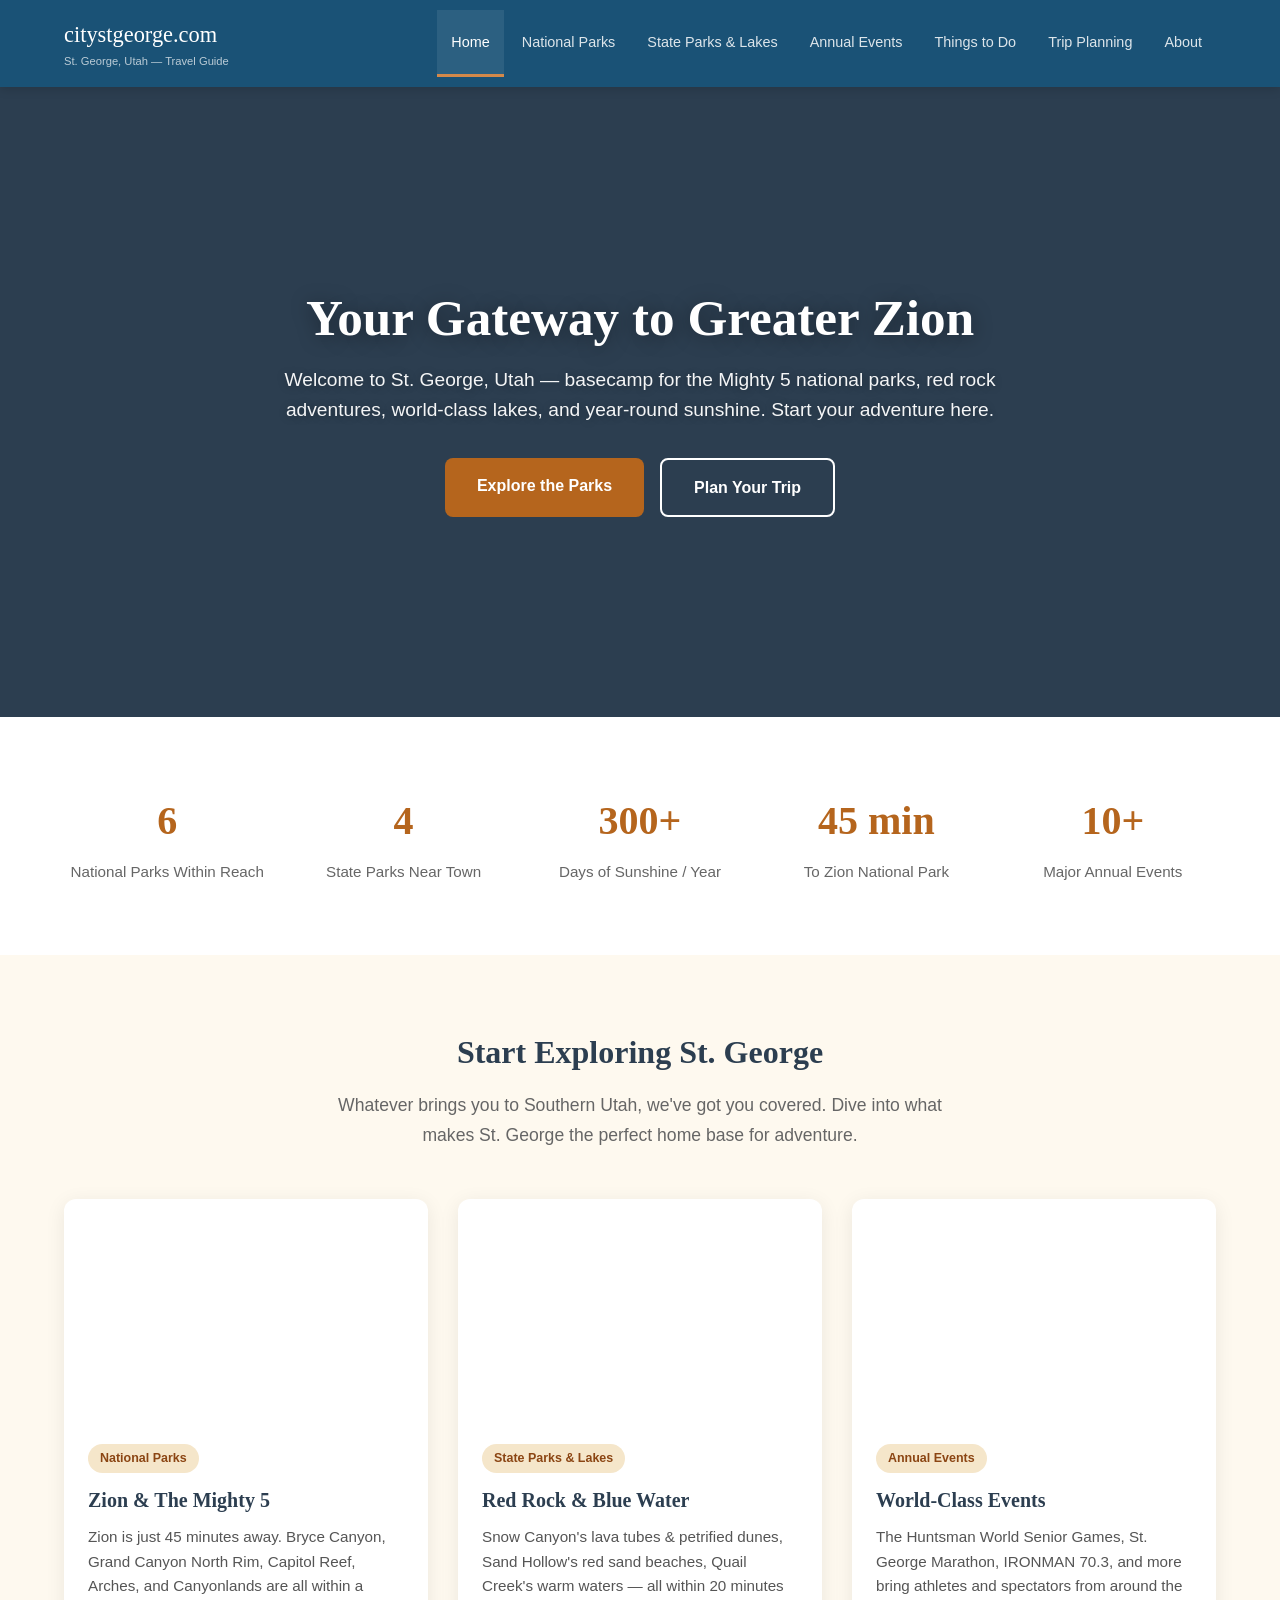
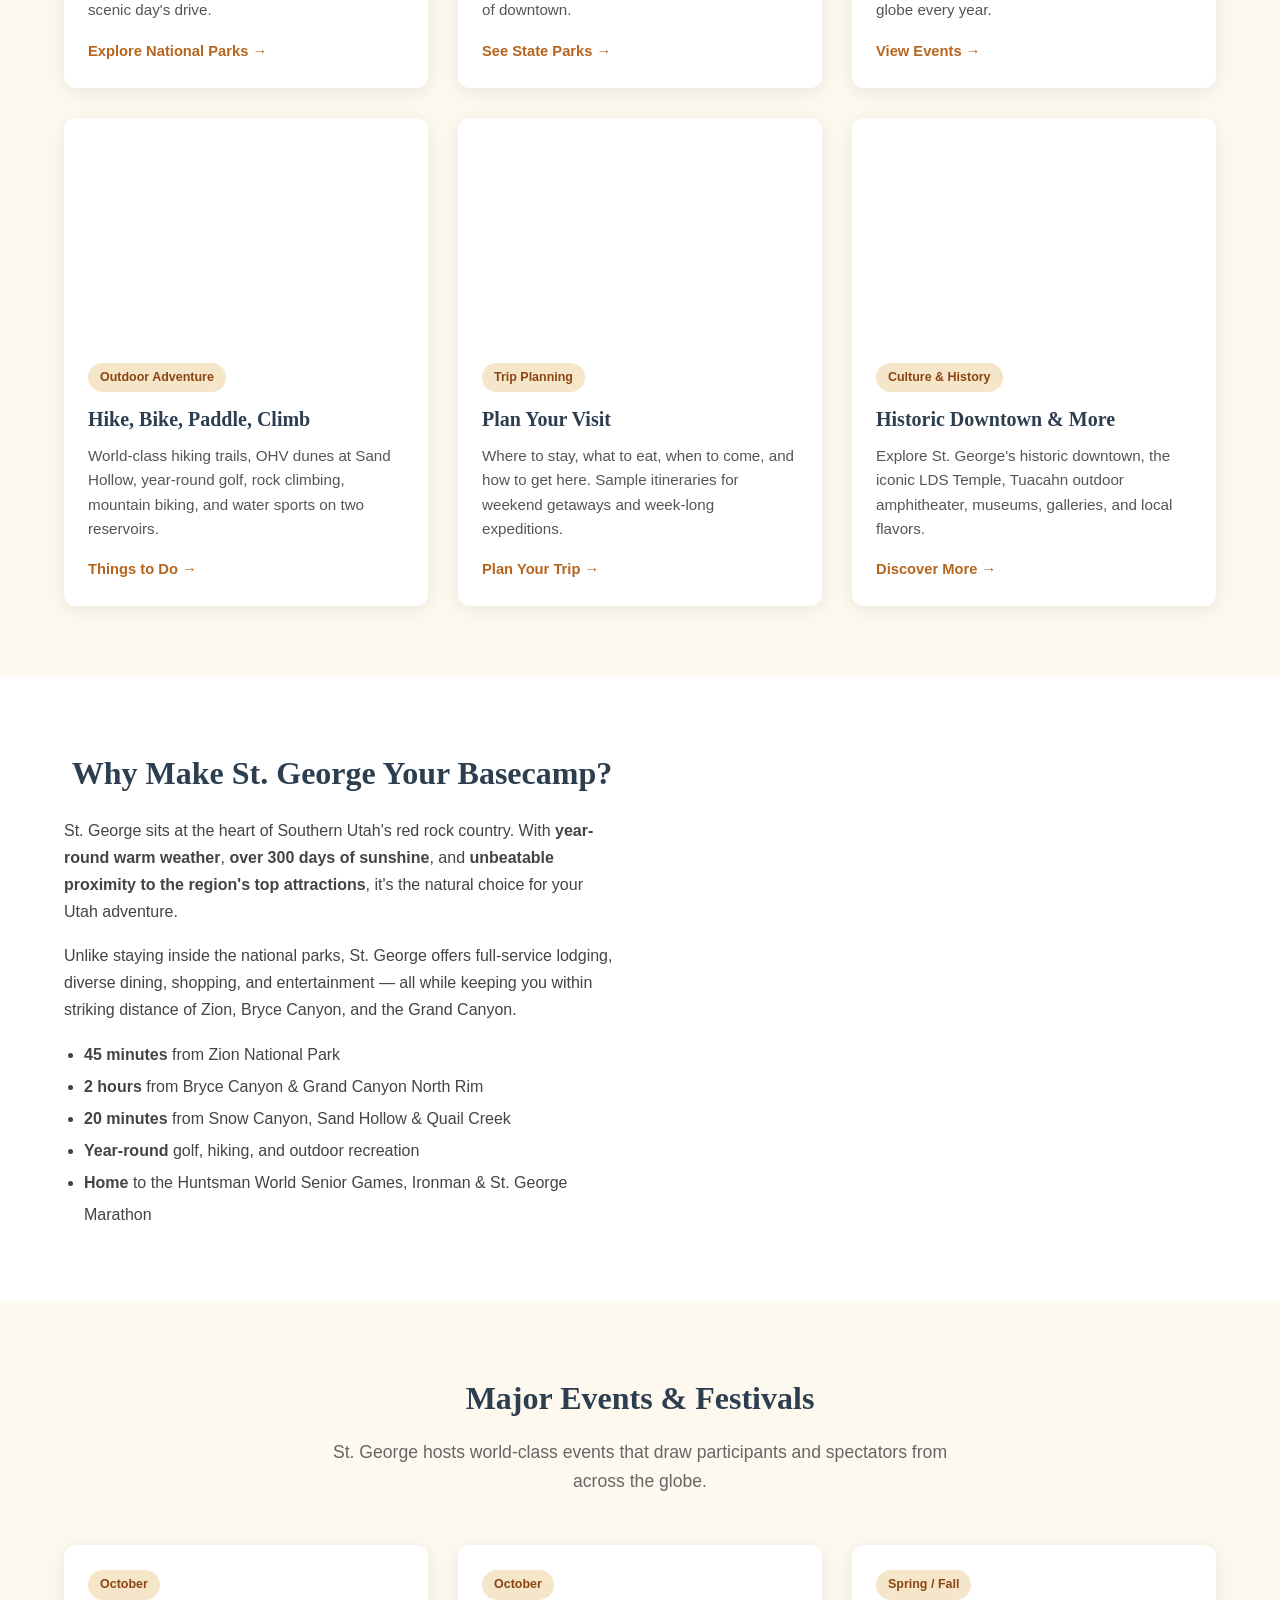
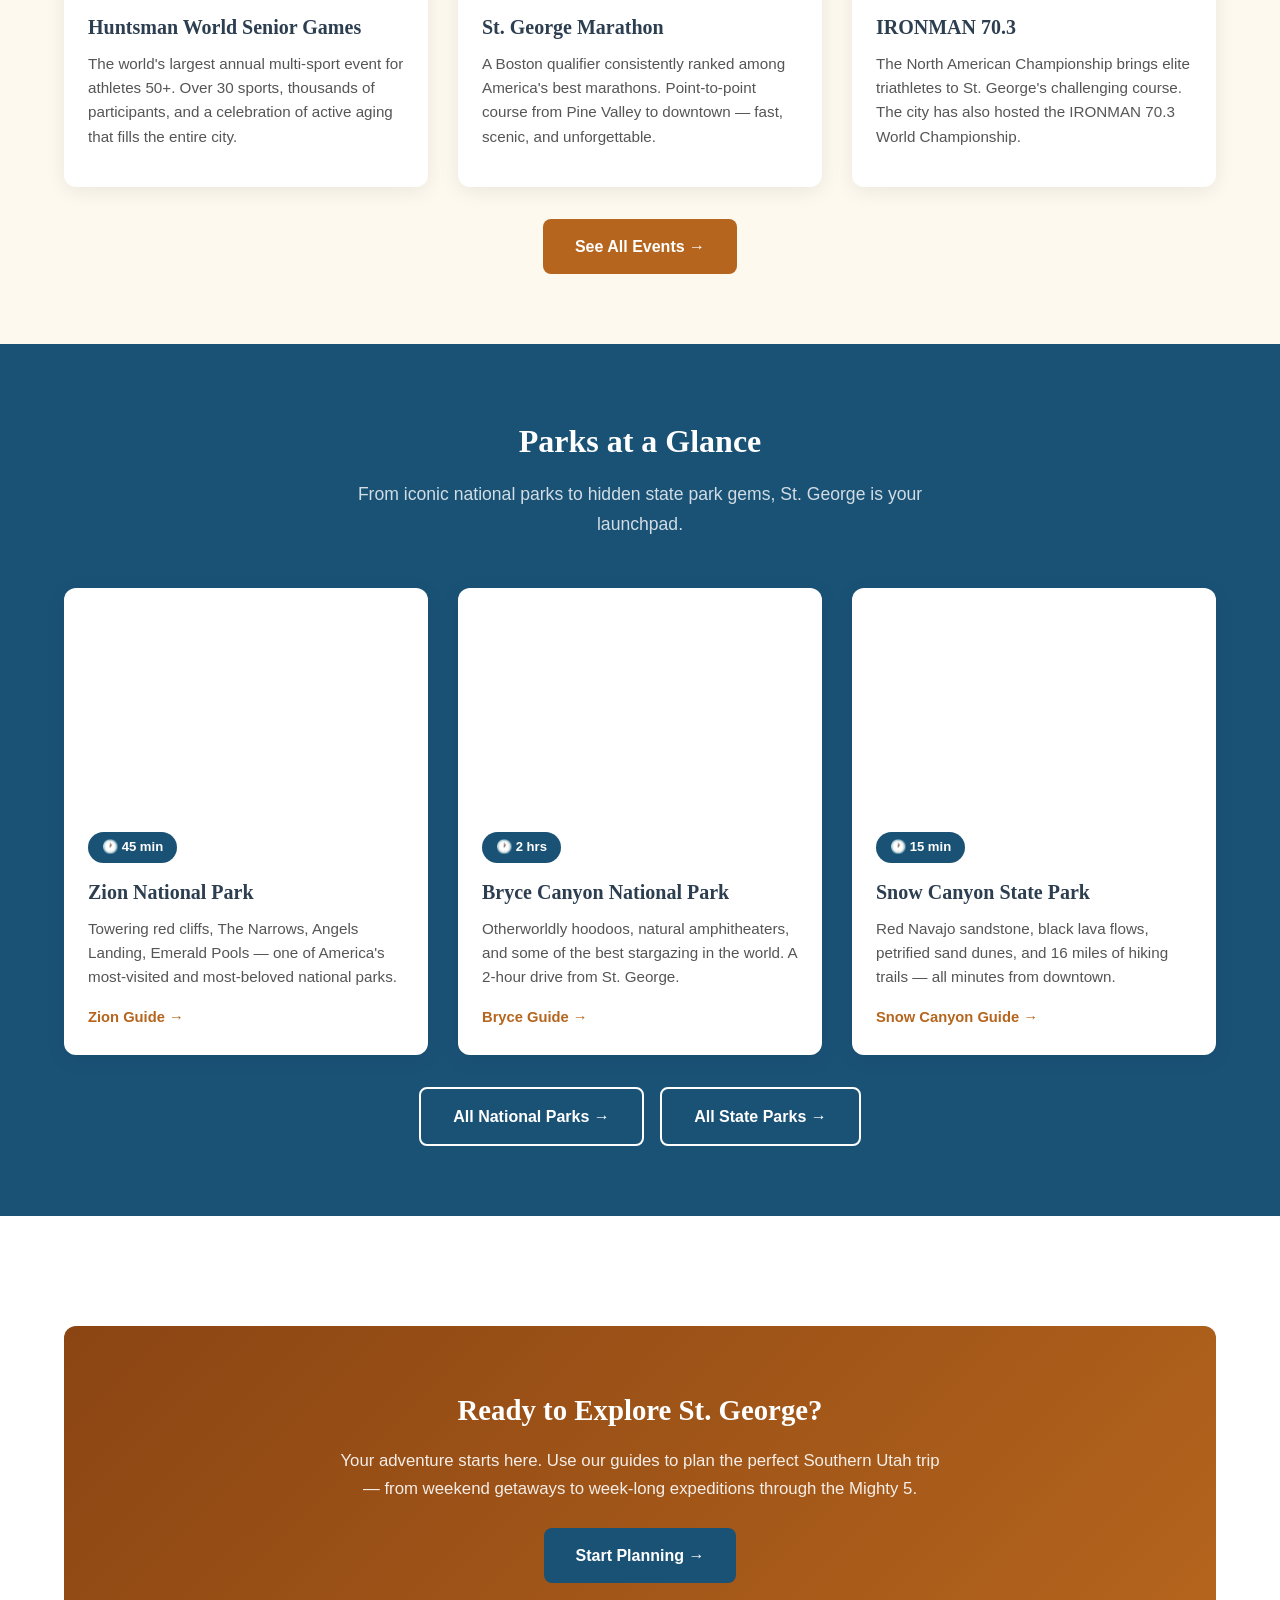
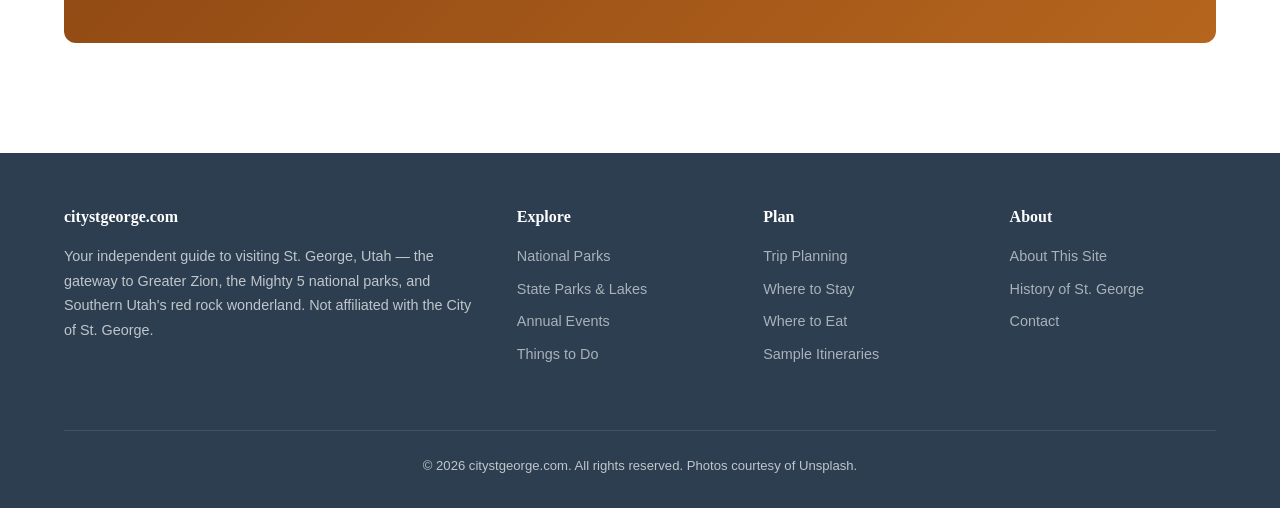
<file: index.html>
<!DOCTYPE html>
<html lang="en">
<head>
  <meta charset="UTF-8" />
  <meta name="viewport" content="width=device-width, initial-scale=1.0" />
  <title>St. George, Utah — Your Gateway to Greater Zion | citystgeorge.com</title>
  <meta name="description" content="Plan your St. George, Utah vacation. Gateway to Zion, Bryce Canyon & the Mighty 5. Discover Snow Canyon, Sand Hollow, world-class events & year-round adventure." />
  <!-- Google AdSense -->
  <script async src="https://pagead2.googlesyndication.com/pagead/js/adsbygoogle.js?client=ca-pub-7746099036553223"
     crossorigin="anonymous"></script>
  <link rel="stylesheet" href="css/style.css" />
  <link rel="icon" type="image/svg+xml" href="data:image/svg+xml,<svg xmlns='http://www.w3.org/2000/svg' viewBox='0 0 100 100'><text y='.9em' font-size='90'>🏜️</text></svg>" />
</head>
<body>

  <!-- Navigation -->
  <nav>
    <div class="container">
      <div class="nav-brand">
        <a href="index.html">citystgeorge.com <small>St. George, Utah — Travel Guide</small></a>
      </div>
      <button class="nav-toggle" aria-label="Toggle menu">☰</button>
      <ul class="nav-links">
        <li><a href="index.html" class="active">Home</a></li>
        <li><a href="pages/national-parks.html">National Parks</a></li>
        <li><a href="pages/state-parks.html">State Parks & Lakes</a></li>
        <li><a href="pages/annual-events.html">Annual Events</a></li>
        <li><a href="pages/things-to-do.html">Things to Do</a></li>
        <li><a href="pages/trip-planning.html">Trip Planning</a></li>
        <li><a href="pages/about.html">About</a></li>
      </ul>
    </div>
  </nav>

  <!-- Hero -->
  <section class="hero">
    <div class="hero-bg" style="background-image: url('https://images.unsplash.com/photo-1443632864897-14973fa006cf?w=1600&q=80');"></div>
    <div class="hero-content">
      <h1>Your Gateway to Greater Zion</h1>
      <p>Welcome to St. George, Utah — basecamp for the Mighty 5 national parks, red rock adventures, world-class lakes, and year-round sunshine. Start your adventure here.</p>
      <div class="hero-actions">
        <a href="pages/national-parks.html" class="btn btn-primary">Explore the Parks</a>
        <a href="pages/trip-planning.html" class="btn btn-outline">Plan Your Trip</a>
      </div>
    </div>
  </section>

  <!-- Quick Stats -->
  <section class="section">
    <div class="container">
      <div class="stats">
        <div>
          <div class="stat-number">6</div>
          <div class="stat-label">National Parks Within Reach</div>
        </div>
        <div>
          <div class="stat-number">4</div>
          <div class="stat-label">State Parks Near Town</div>
        </div>
        <div>
          <div class="stat-number">300+</div>
          <div class="stat-label">Days of Sunshine / Year</div>
        </div>
        <div>
          <div class="stat-number">45 min</div>
          <div class="stat-label">To Zion National Park</div>
        </div>
        <div>
          <div class="stat-number">10+</div>
          <div class="stat-label">Major Annual Events</div>
        </div>
      </div>
    </div>
  </section>

  <!-- Quick Links -->
  <section class="section section-alt">
    <div class="container">
      <h2>Start Exploring St. George</h2>
      <p class="section-subtitle">Whatever brings you to Southern Utah, we've got you covered. Dive into what makes St. George the perfect home base for adventure.</p>
      <div class="card-grid">
        <div class="card">
          <div class="card-img" style="background-image: url('https://images.unsplash.com/photo-1606681129845-a6ab3e1017e3?w=600&q=80');"></div>
          <div class="card-body">
            <span class="card-badge">National Parks</span>
            <h3>Zion & The Mighty 5</h3>
            <p>Zion is just 45 minutes away. Bryce Canyon, Grand Canyon North Rim, Capitol Reef, Arches, and Canyonlands are all within a scenic day's drive.</p>
            <a href="pages/national-parks.html" class="card-link">Explore National Parks →</a>
          </div>
        </div>
        <div class="card">
          <div class="card-img" style="background-image: url('https://images.unsplash.com/photo-1668536371143-f9e7c4cbe85d?w=600&q=80');"></div>
          <div class="card-body">
            <span class="card-badge">State Parks & Lakes</span>
            <h3>Red Rock & Blue Water</h3>
            <p>Snow Canyon's lava tubes & petrified dunes, Sand Hollow's red sand beaches, Quail Creek's warm waters — all within 20 minutes of downtown.</p>
            <a href="pages/state-parks.html" class="card-link">See State Parks →</a>
          </div>
        </div>
        <div class="card">
          <div class="card-img" style="background-image: url('https://images.unsplash.com/photo-1781029103195-07cdc0593b84?w=600&q=80');"></div>
          <div class="card-body">
            <span class="card-badge">Annual Events</span>
            <h3>World-Class Events</h3>
            <p>The Huntsman World Senior Games, St. George Marathon, IRONMAN 70.3, and more bring athletes and spectators from around the globe every year.</p>
            <a href="pages/annual-events.html" class="card-link">View Events →</a>
          </div>
        </div>
        <div class="card">
          <div class="card-img" style="background-image: url('https://images.unsplash.com/photo-1551632811-561732d1e306?w=600&q=80');"></div>
          <div class="card-body">
            <span class="card-badge">Outdoor Adventure</span>
            <h3>Hike, Bike, Paddle, Climb</h3>
            <p>World-class hiking trails, OHV dunes at Sand Hollow, year-round golf, rock climbing, mountain biking, and water sports on two reservoirs.</p>
            <a href="pages/things-to-do.html" class="card-link">Things to Do →</a>
          </div>
        </div>
        <div class="card">
          <div class="card-img" style="background-image: url('https://images.unsplash.com/photo-1724280984350-05048dd7c212?w=600&q=80');"></div>
          <div class="card-body">
            <span class="card-badge">Trip Planning</span>
            <h3>Plan Your Visit</h3>
            <p>Where to stay, what to eat, when to come, and how to get here. Sample itineraries for weekend getaways and week-long expeditions.</p>
            <a href="pages/trip-planning.html" class="card-link">Plan Your Trip →</a>
          </div>
        </div>
        <div class="card">
          <div class="card-img" style="background-image: url('https://images.unsplash.com/photo-1761839259488-2bdeeae794f5?w=600&q=80');"></div>
          <div class="card-body">
            <span class="card-badge">Culture & History</span>
            <h3>Historic Downtown & More</h3>
            <p>Explore St. George's historic downtown, the iconic LDS Temple, Tuacahn outdoor amphitheater, museums, galleries, and local flavors.</p>
            <a href="pages/things-to-do.html" class="card-link">Discover More →</a>
          </div>
        </div>
      </div>
    </div>
  </section>

  <!-- Why St. George Section -->
  <section class="section">
    <div class="container">
      <div class="two-col">
        <div>
          <h2 style="font-family: var(--font-heading); font-size: 2rem; margin-bottom: 16px; color: var(--text-dark);">Why Make St. George Your Basecamp?</h2>
          <p style="margin-bottom: 16px; color: #444;">St. George sits at the heart of Southern Utah's red rock country. With <strong>year-round warm weather</strong>, <strong>over 300 days of sunshine</strong>, and <strong>unbeatable proximity to the region's top attractions</strong>, it's the natural choice for your Utah adventure.</p>
          <p style="margin-bottom: 16px; color: #444;">Unlike staying inside the national parks, St. George offers full-service lodging, diverse dining, shopping, and entertainment — all while keeping you within striking distance of Zion, Bryce Canyon, and the Grand Canyon.</p>
          <ul style="margin-left: 20px; color: #444; line-height: 2;">
            <li><strong>45 minutes</strong> from Zion National Park</li>
            <li><strong>2 hours</strong> from Bryce Canyon & Grand Canyon North Rim</li>
            <li><strong>20 minutes</strong> from Snow Canyon, Sand Hollow & Quail Creek</li>
            <li><strong>Year-round</strong> golf, hiking, and outdoor recreation</li>
            <li><strong>Home</strong> to the Huntsman World Senior Games, Ironman & St. George Marathon</li>
          </ul>
        </div>
        <div class="two-col-img" style="background-image: url('https://images.unsplash.com/photo-1575732357845-6124331a5e36?w=800&q=80');"></div>
      </div>
    </div>
  </section>

  <!-- Events Preview -->
  <section class="section section-alt">
    <div class="container">
      <h2>Major Events & Festivals</h2>
      <p class="section-subtitle">St. George hosts world-class events that draw participants and spectators from across the globe.</p>
      <div class="card-grid">
        <div class="card">
          <div class="card-body">
            <span class="card-badge">October</span>
            <h3>Huntsman World Senior Games</h3>
            <p>The world's largest annual multi-sport event for athletes 50+. Over 30 sports, thousands of participants, and a celebration of active aging that fills the entire city.</p>
          </div>
        </div>
        <div class="card">
          <div class="card-body">
            <span class="card-badge">October</span>
            <h3>St. George Marathon</h3>
            <p>A Boston qualifier consistently ranked among America's best marathons. Point-to-point course from Pine Valley to downtown — fast, scenic, and unforgettable.</p>
          </div>
        </div>
        <div class="card">
          <div class="card-body">
            <span class="card-badge">Spring / Fall</span>
            <h3>IRONMAN 70.3</h3>
            <p>The North American Championship brings elite triathletes to St. George's challenging course. The city has also hosted the IRONMAN 70.3 World Championship.</p>
          </div>
        </div>
      </div>
      <div style="text-align: center; margin-top: 32px;">
        <a href="pages/annual-events.html" class="btn btn-primary">See All Events →</a>
      </div>
    </div>
  </section>

  <!-- Parks Preview -->
  <section class="section section-dark">
    <div class="container">
      <h2>Parks at a Glance</h2>
      <p class="section-subtitle">From iconic national parks to hidden state park gems, St. George is your launchpad.</p>
      <div class="card-grid">
        <div class="card">
          <div class="card-img" style="background-image: url('https://images.unsplash.com/photo-1443632864897-14973fa006cf?w=600&q=80');"></div>
          <div class="card-body">
            <span class="distance">🕐 45 min</span>
            <h3>Zion National Park</h3>
            <p>Towering red cliffs, The Narrows, Angels Landing, Emerald Pools — one of America's most-visited and most-beloved national parks.</p>
            <a href="pages/national-parks.html" class="card-link">Zion Guide →</a>
          </div>
        </div>
        <div class="card">
          <div class="card-img" style="background-image: url('https://images.unsplash.com/photo-1765871321366-c2b86bd243b0?w=600&q=80');"></div>
          <div class="card-body">
            <span class="distance">🕐 2 hrs</span>
            <h3>Bryce Canyon National Park</h3>
            <p>Otherworldly hoodoos, natural amphitheaters, and some of the best stargazing in the world. A 2-hour drive from St. George.</p>
            <a href="pages/national-parks.html" class="card-link">Bryce Guide →</a>
          </div>
        </div>
        <div class="card">
          <div class="card-img" style="background-image: url('https://images.unsplash.com/photo-1668536371143-f9e7c4cbe85d?w=600&q=80');"></div>
          <div class="card-body">
            <span class="distance">🕐 15 min</span>
            <h3>Snow Canyon State Park</h3>
            <p>Red Navajo sandstone, black lava flows, petrified sand dunes, and 16 miles of hiking trails — all minutes from downtown.</p>
            <a href="pages/state-parks.html" class="card-link">Snow Canyon Guide →</a>
          </div>
        </div>
      </div>
      <div style="text-align: center; margin-top: 32px;">
        <a href="pages/national-parks.html" class="btn btn-outline">All National Parks →</a>
        <a href="pages/state-parks.html" class="btn btn-outline" style="margin-left: 12px;">All State Parks →</a>
      </div>
    </div>
  </section>

  <!-- CTA Banner -->
  <section class="section">
    <div class="container">
      <div class="cta-banner">
        <h3>Ready to Explore St. George?</h3>
        <p>Your adventure starts here. Use our guides to plan the perfect Southern Utah trip — from weekend getaways to week-long expeditions through the Mighty 5.</p>
        <a href="pages/trip-planning.html" class="btn btn-secondary">Start Planning →</a>
      </div>
    </div>
  </section>

  <!-- Footer -->
  <footer>
    <div class="container">
      <div>
        <h4>citystgeorge.com</h4>
        <p>Your independent guide to visiting St. George, Utah — the gateway to Greater Zion, the Mighty 5 national parks, and Southern Utah's red rock wonderland. Not affiliated with the City of St. George.</p>
      </div>
      <div>
        <h4>Explore</h4>
        <ul>
          <li><a href="pages/national-parks.html">National Parks</a></li>
          <li><a href="pages/state-parks.html">State Parks & Lakes</a></li>
          <li><a href="pages/annual-events.html">Annual Events</a></li>
          <li><a href="pages/things-to-do.html">Things to Do</a></li>
        </ul>
      </div>
      <div>
        <h4>Plan</h4>
        <ul>
          <li><a href="pages/trip-planning.html">Trip Planning</a></li>
          <li><a href="pages/trip-planning.html#lodging">Where to Stay</a></li>
          <li><a href="pages/trip-planning.html#dining">Where to Eat</a></li>
          <li><a href="pages/trip-planning.html#itineraries">Sample Itineraries</a></li>
        </ul>
      </div>
      <div>
        <h4>About</h4>
        <ul>
          <li><a href="pages/about.html">About This Site</a></li>
          <li><a href="pages/about.html#history">History of St. George</a></li>
          <li><a href="pages/about.html#contact">Contact</a></li>
        </ul>
      </div>
      <div class="footer-bottom">
        <p>&copy; 2026 citystgeorge.com. All rights reserved. Photos courtesy of Unsplash.</p>
      </div>
    </div>
  </footer>

  <script src="js/main.js"></script>
</body>
</html>
</file>
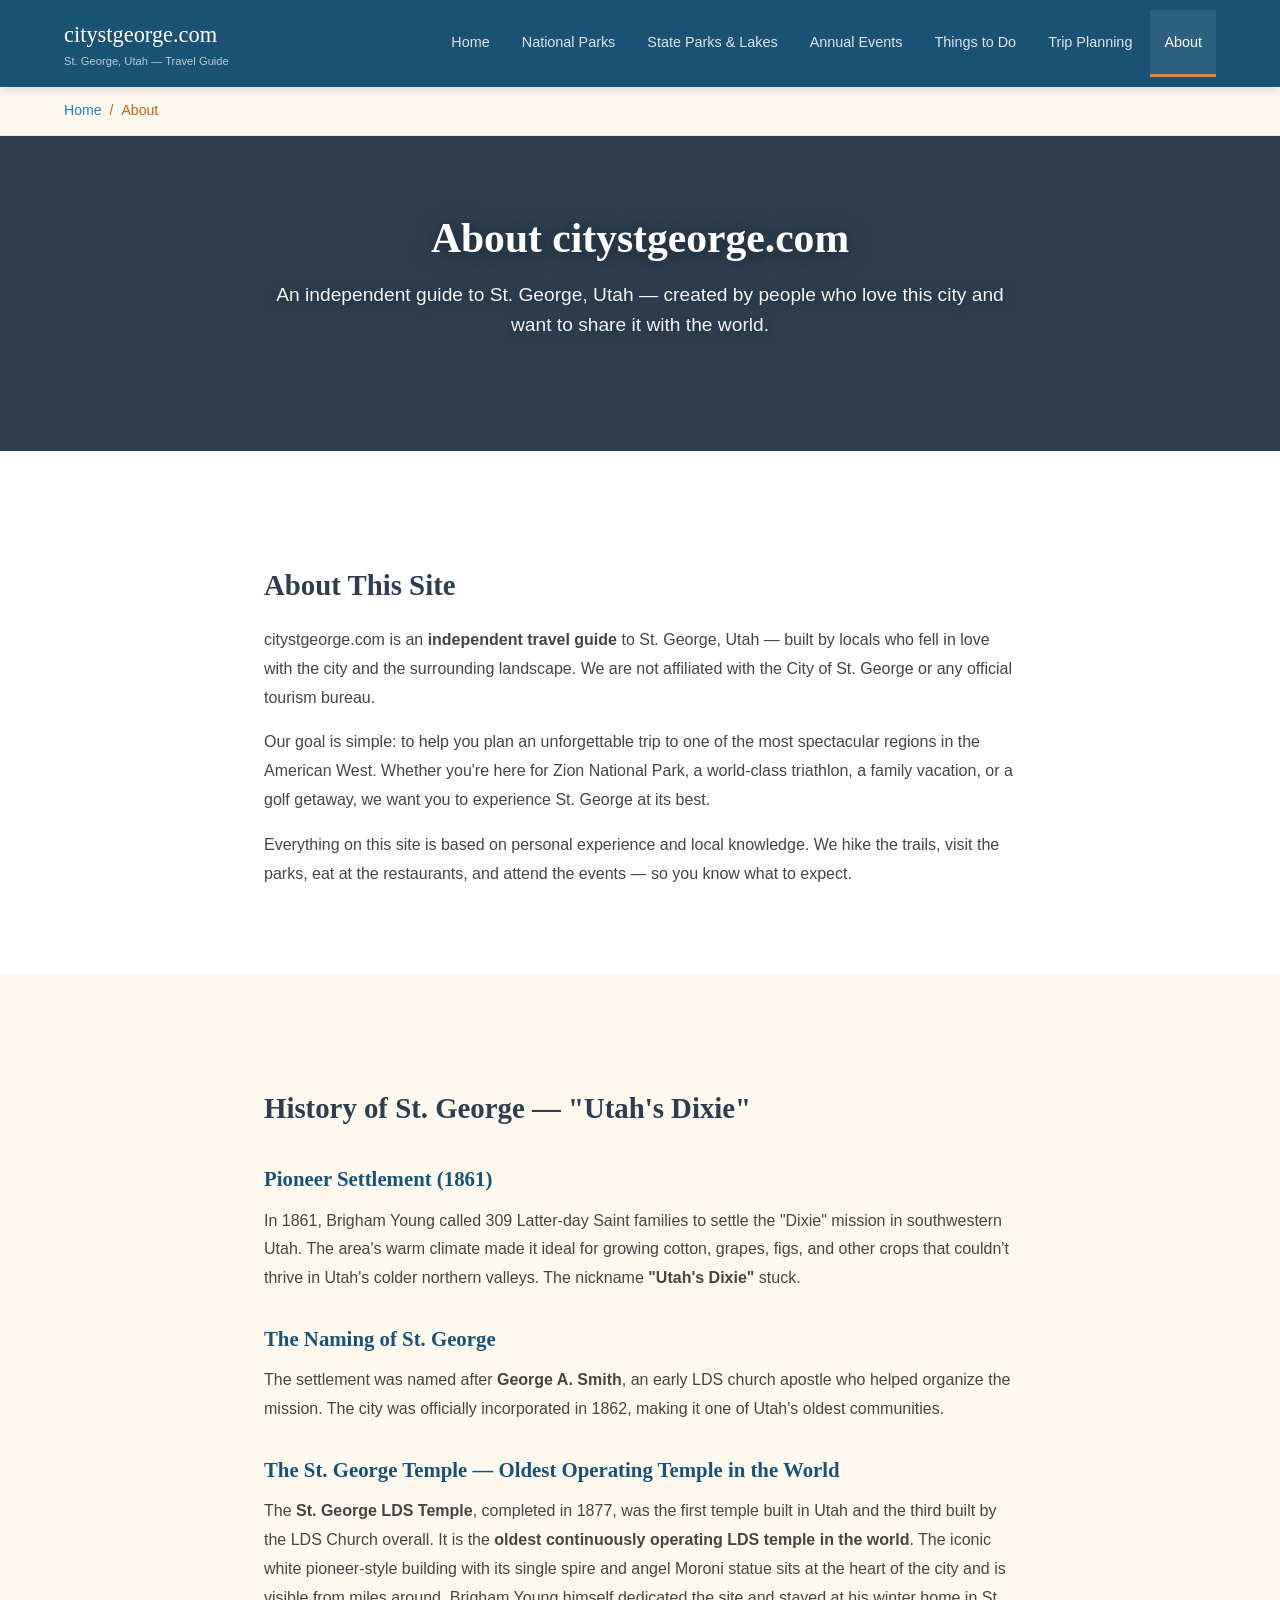
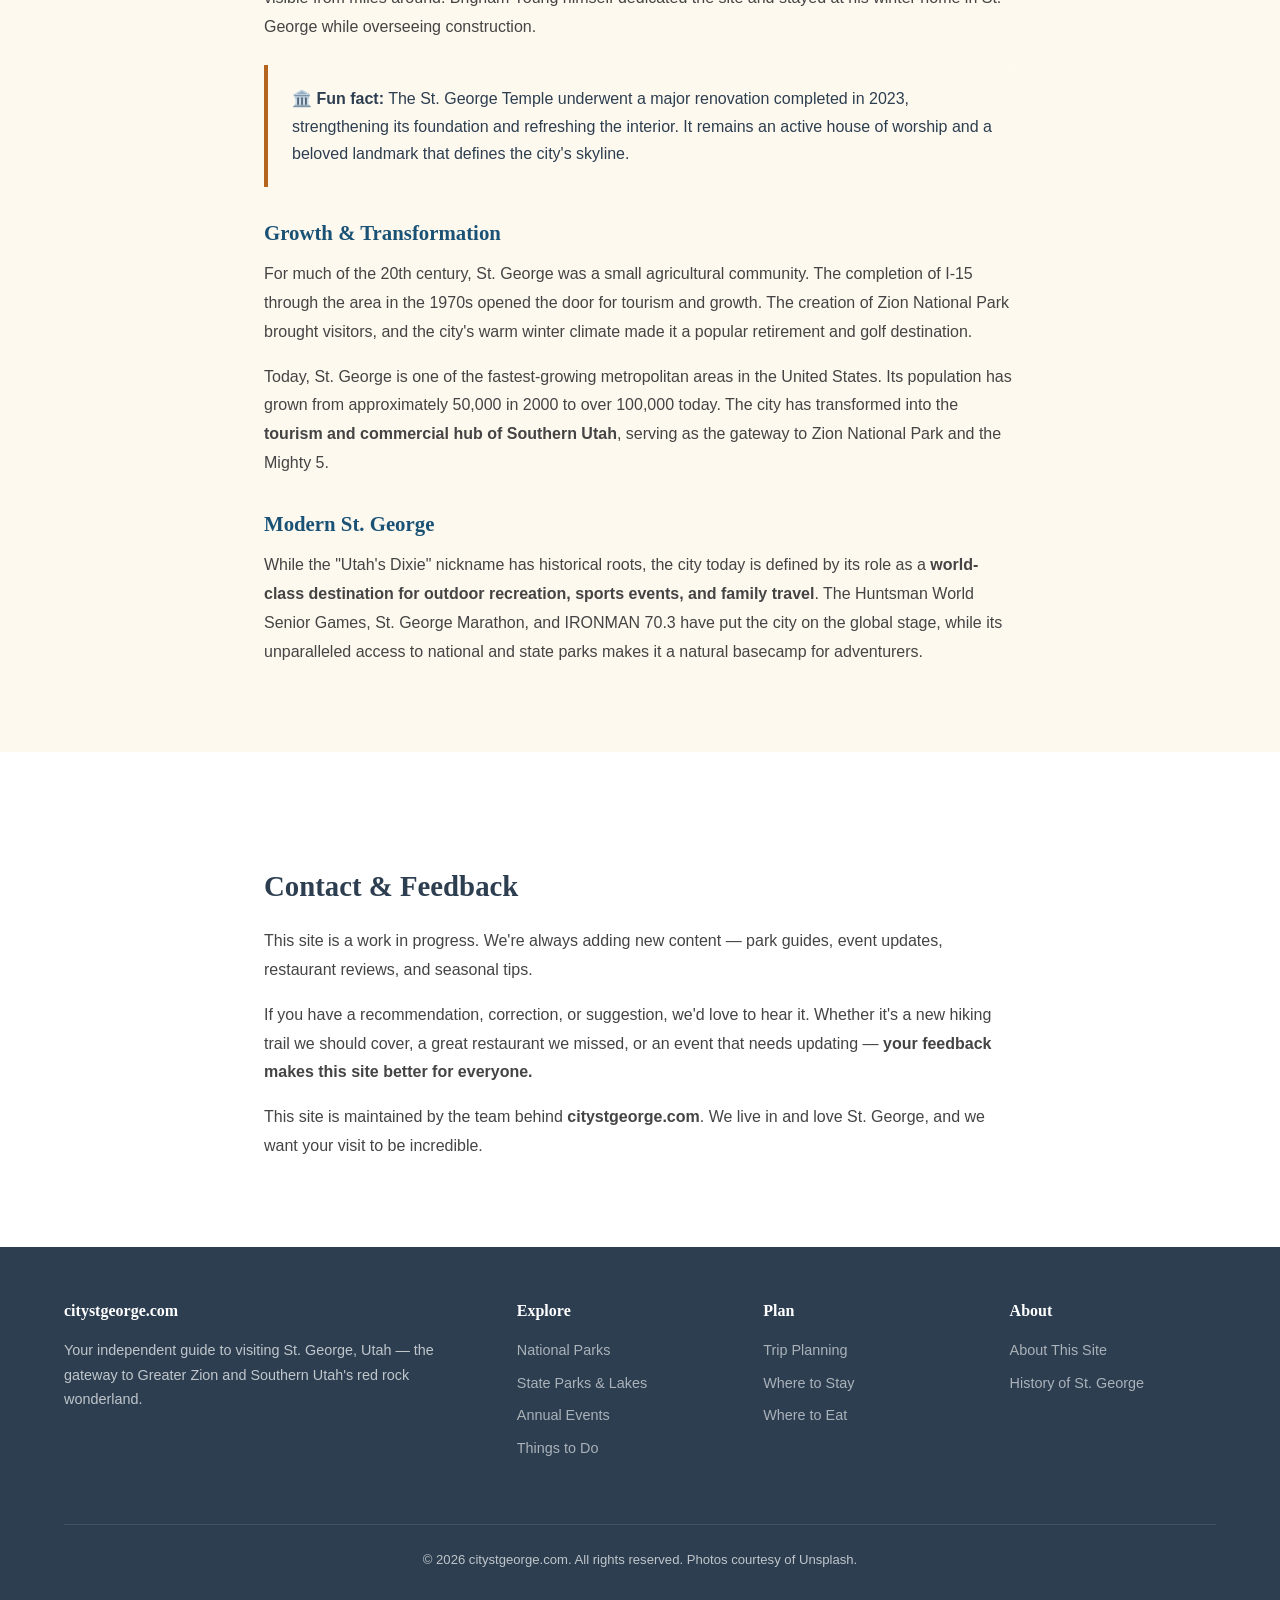
<file: pages/about.html>
<!DOCTYPE html>
<html lang="en">
<head>
  <meta charset="UTF-8" />
  <meta name="viewport" content="width=device-width, initial-scale=1.0" />
  <title>About citystgeorge.com — History of St. George, Utah</title>
  <meta name="description" content="About this St. George travel guide and the history of St. George, Utah — from pioneer settlement to today's tourism gateway." />
  <!-- Google AdSense -->
  <script async src="https://pagead2.googlesyndication.com/pagead/js/adsbygoogle.js?client=ca-pub-7746099036553223"
     crossorigin="anonymous"></script>
  <link rel="stylesheet" href="../css/style.css" />
  <link rel="icon" type="image/svg+xml" href="data:image/svg+xml,<svg xmlns='http://www.w3.org/2000/svg' viewBox='0 0 100 100'><text y='.9em' font-size='90'>🏜️</text></svg>" />
</head>
<body>

  <nav>
    <div class="container">
      <div class="nav-brand">
        <a href="../index.html">citystgeorge.com <small>St. George, Utah — Travel Guide</small></a>
      </div>
      <button class="nav-toggle" aria-label="Toggle menu">☰</button>
      <ul class="nav-links">
        <li><a href="../index.html">Home</a></li>
        <li><a href="national-parks.html">National Parks</a></li>
        <li><a href="state-parks.html">State Parks & Lakes</a></li>
        <li><a href="annual-events.html">Annual Events</a></li>
        <li><a href="things-to-do.html">Things to Do</a></li>
        <li><a href="trip-planning.html">Trip Planning</a></li>
        <li><a href="about.html" class="active">About</a></li>
      </ul>
    </div>
  </nav>

  <div class="breadcrumbs">
    <div class="container">
      <a href="../index.html">Home</a>
      <span>/</span>
      <span>About</span>
    </div>
  </div>

  <section class="hero hero-sub">
    <div class="hero-bg" style="background-image: url('https://images.unsplash.com/photo-1638659333159-9d155354aac4?w=1600&q=80');"></div>
    <div class="hero-content">
      <h1>About citystgeorge.com</h1>
      <p>An independent guide to St. George, Utah — created by people who love this city and want to share it with the world.</p>
    </div>
  </section>

  <section class="section">
    <div class="container content-page">
      <h2>About This Site</h2>
      <p>citystgeorge.com is an <strong>independent travel guide</strong> to St. George, Utah — built by locals who fell in love with the city and the surrounding landscape. We are not affiliated with the City of St. George or any official tourism bureau.</p>
      <p>Our goal is simple: to help you plan an unforgettable trip to one of the most spectacular regions in the American West. Whether you're here for Zion National Park, a world-class triathlon, a family vacation, or a golf getaway, we want you to experience St. George at its best.</p>
      <p>Everything on this site is based on personal experience and local knowledge. We hike the trails, visit the parks, eat at the restaurants, and attend the events — so you know what to expect.</p>
    </div>
  </section>

  <section class="section section-alt" id="history">
    <div class="container content-page">
      <h2>History of St. George — "Utah's Dixie"</h2>

      <h3>Pioneer Settlement (1861)</h3>
      <p>In 1861, Brigham Young called 309 Latter-day Saint families to settle the "Dixie" mission in southwestern Utah. The area's warm climate made it ideal for growing cotton, grapes, figs, and other crops that couldn't thrive in Utah's colder northern valleys. The nickname <strong>"Utah's Dixie"</strong> stuck.</p>

      <h3>The Naming of St. George</h3>
      <p>The settlement was named after <strong>George A. Smith</strong>, an early LDS church apostle who helped organize the mission. The city was officially incorporated in 1862, making it one of Utah's oldest communities.</p>

      <h3>The St. George Temple — Oldest Operating Temple in the World</h3>
      <p>The <strong>St. George LDS Temple</strong>, completed in 1877, was the first temple built in Utah and the third built by the LDS Church overall. It is the <strong>oldest continuously operating LDS temple in the world</strong>. The iconic white pioneer-style building with its single spire and angel Moroni statue sits at the heart of the city and is visible from miles around. Brigham Young himself dedicated the site and stayed at his winter home in St. George while overseeing construction.</p>
      <div class="highlight-box">
        <strong>🏛️ Fun fact:</strong> The St. George Temple underwent a major renovation completed in 2023, strengthening its foundation and refreshing the interior. It remains an active house of worship and a beloved landmark that defines the city's skyline.
      </div>

      <h3>Growth & Transformation</h3>
      <p>For much of the 20th century, St. George was a small agricultural community. The completion of I-15 through the area in the 1970s opened the door for tourism and growth. The creation of Zion National Park brought visitors, and the city's warm winter climate made it a popular retirement and golf destination.</p>
      <p>Today, St. George is one of the fastest-growing metropolitan areas in the United States. Its population has grown from approximately 50,000 in 2000 to over 100,000 today. The city has transformed into the <strong>tourism and commercial hub of Southern Utah</strong>, serving as the gateway to Zion National Park and the Mighty 5.</p>

      <h3>Modern St. George</h3>
      <p>While the "Utah's Dixie" nickname has historical roots, the city today is defined by its role as a <strong>world-class destination for outdoor recreation, sports events, and family travel</strong>. The Huntsman World Senior Games, St. George Marathon, and IRONMAN 70.3 have put the city on the global stage, while its unparalleled access to national and state parks makes it a natural basecamp for adventurers.</p>
    </div>
  </section>

  <section class="section" id="contact">
    <div class="container content-page">
      <h2>Contact & Feedback</h2>
      <p>This site is a work in progress. We're always adding new content — park guides, event updates, restaurant reviews, and seasonal tips.</p>
      <p>If you have a recommendation, correction, or suggestion, we'd love to hear it. Whether it's a new hiking trail we should cover, a great restaurant we missed, or an event that needs updating — <strong>your feedback makes this site better for everyone.</strong></p>
      <p>This site is maintained by the team behind <strong>citystgeorge.com</strong>. We live in and love St. George, and we want your visit to be incredible.</p>
    </div>
  </section>

  <footer>
    <div class="container">
      <div>
        <h4>citystgeorge.com</h4>
        <p>Your independent guide to visiting St. George, Utah — the gateway to Greater Zion and Southern Utah's red rock wonderland.</p>
      </div>
      <div>
        <h4>Explore</h4>
        <ul>
          <li><a href="national-parks.html">National Parks</a></li>
          <li><a href="state-parks.html">State Parks & Lakes</a></li>
          <li><a href="annual-events.html">Annual Events</a></li>
          <li><a href="things-to-do.html">Things to Do</a></li>
        </ul>
      </div>
      <div>
        <h4>Plan</h4>
        <ul>
          <li><a href="trip-planning.html">Trip Planning</a></li>
          <li><a href="trip-planning.html#lodging">Where to Stay</a></li>
          <li><a href="trip-planning.html#dining">Where to Eat</a></li>
        </ul>
      </div>
      <div>
        <h4>About</h4>
        <ul>
          <li><a href="about.html">About This Site</a></li>
          <li><a href="about.html#history">History of St. George</a></li>
        </ul>
      </div>
      <div class="footer-bottom">
        <p>&copy; 2026 citystgeorge.com. All rights reserved. Photos courtesy of Unsplash.</p>
      </div>
    </div>
  </footer>

  <script src="../js/main.js"></script>
</body>
</html>
</file>
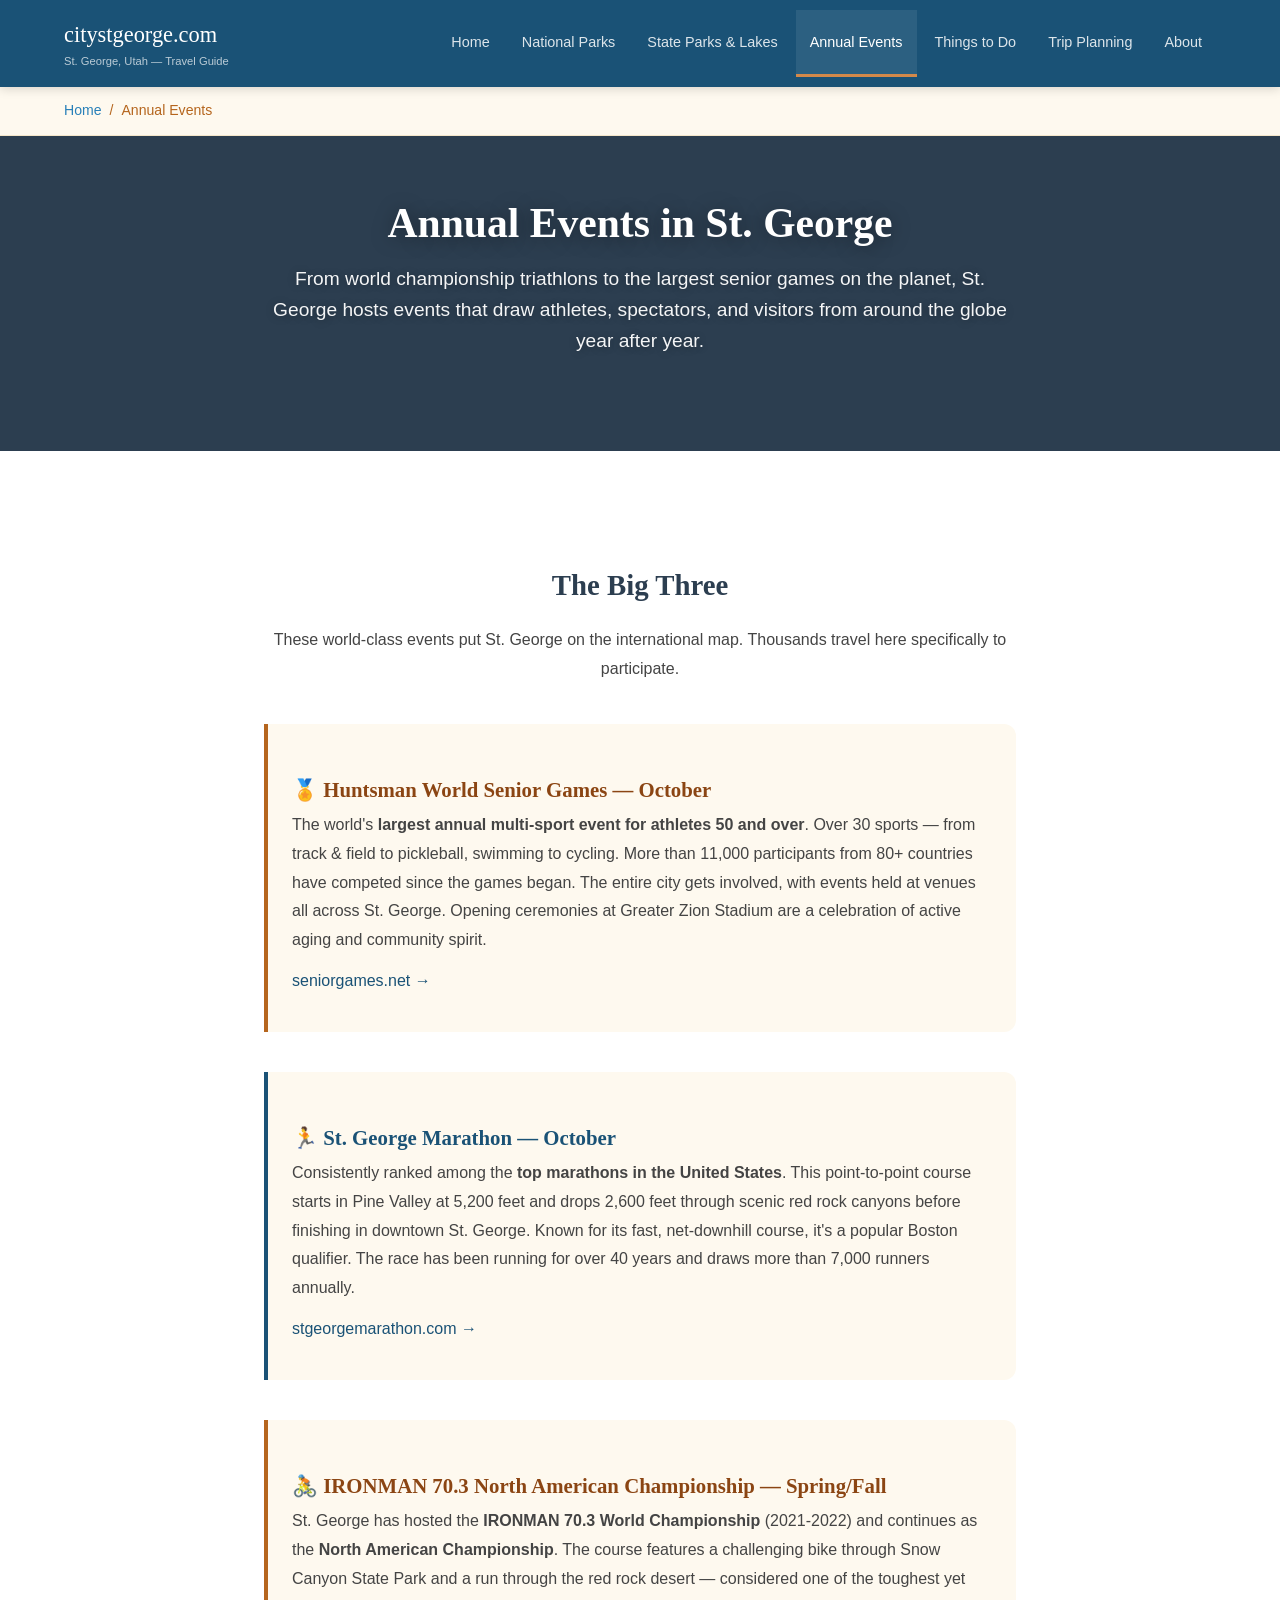
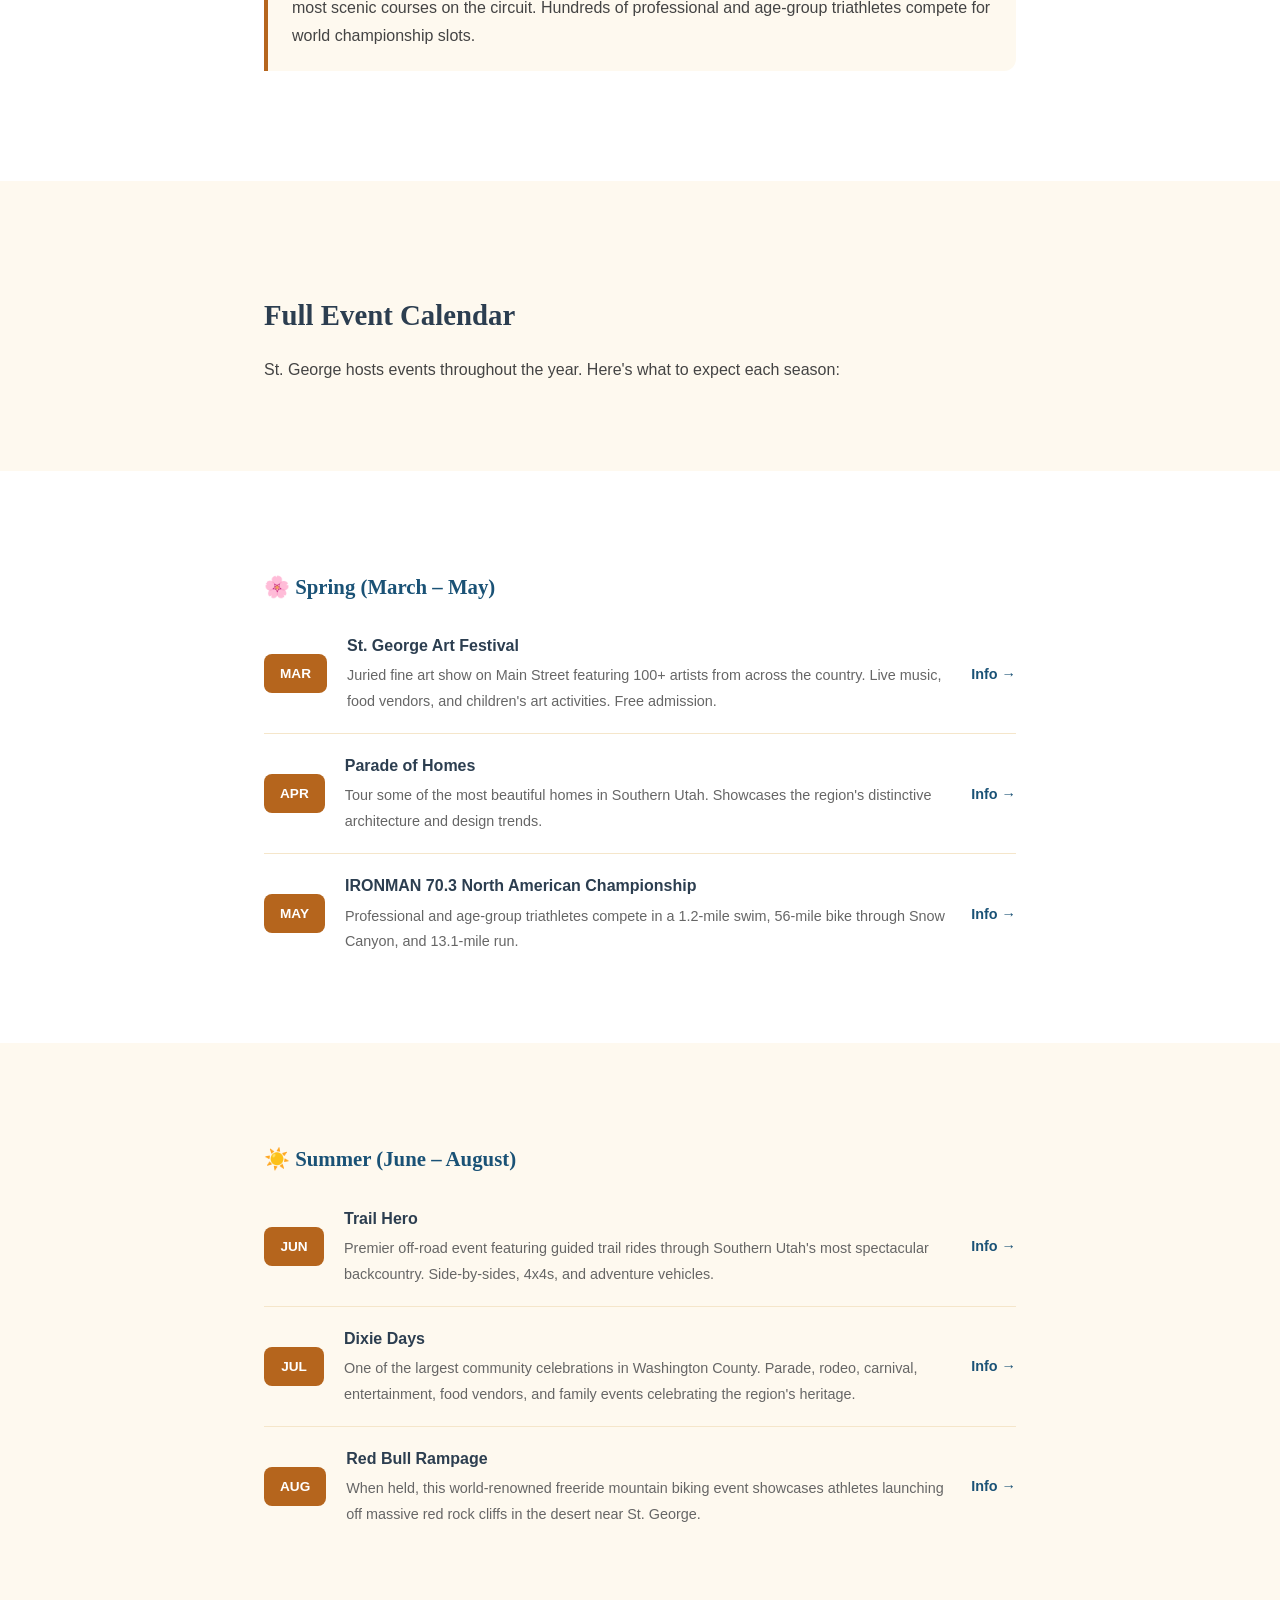
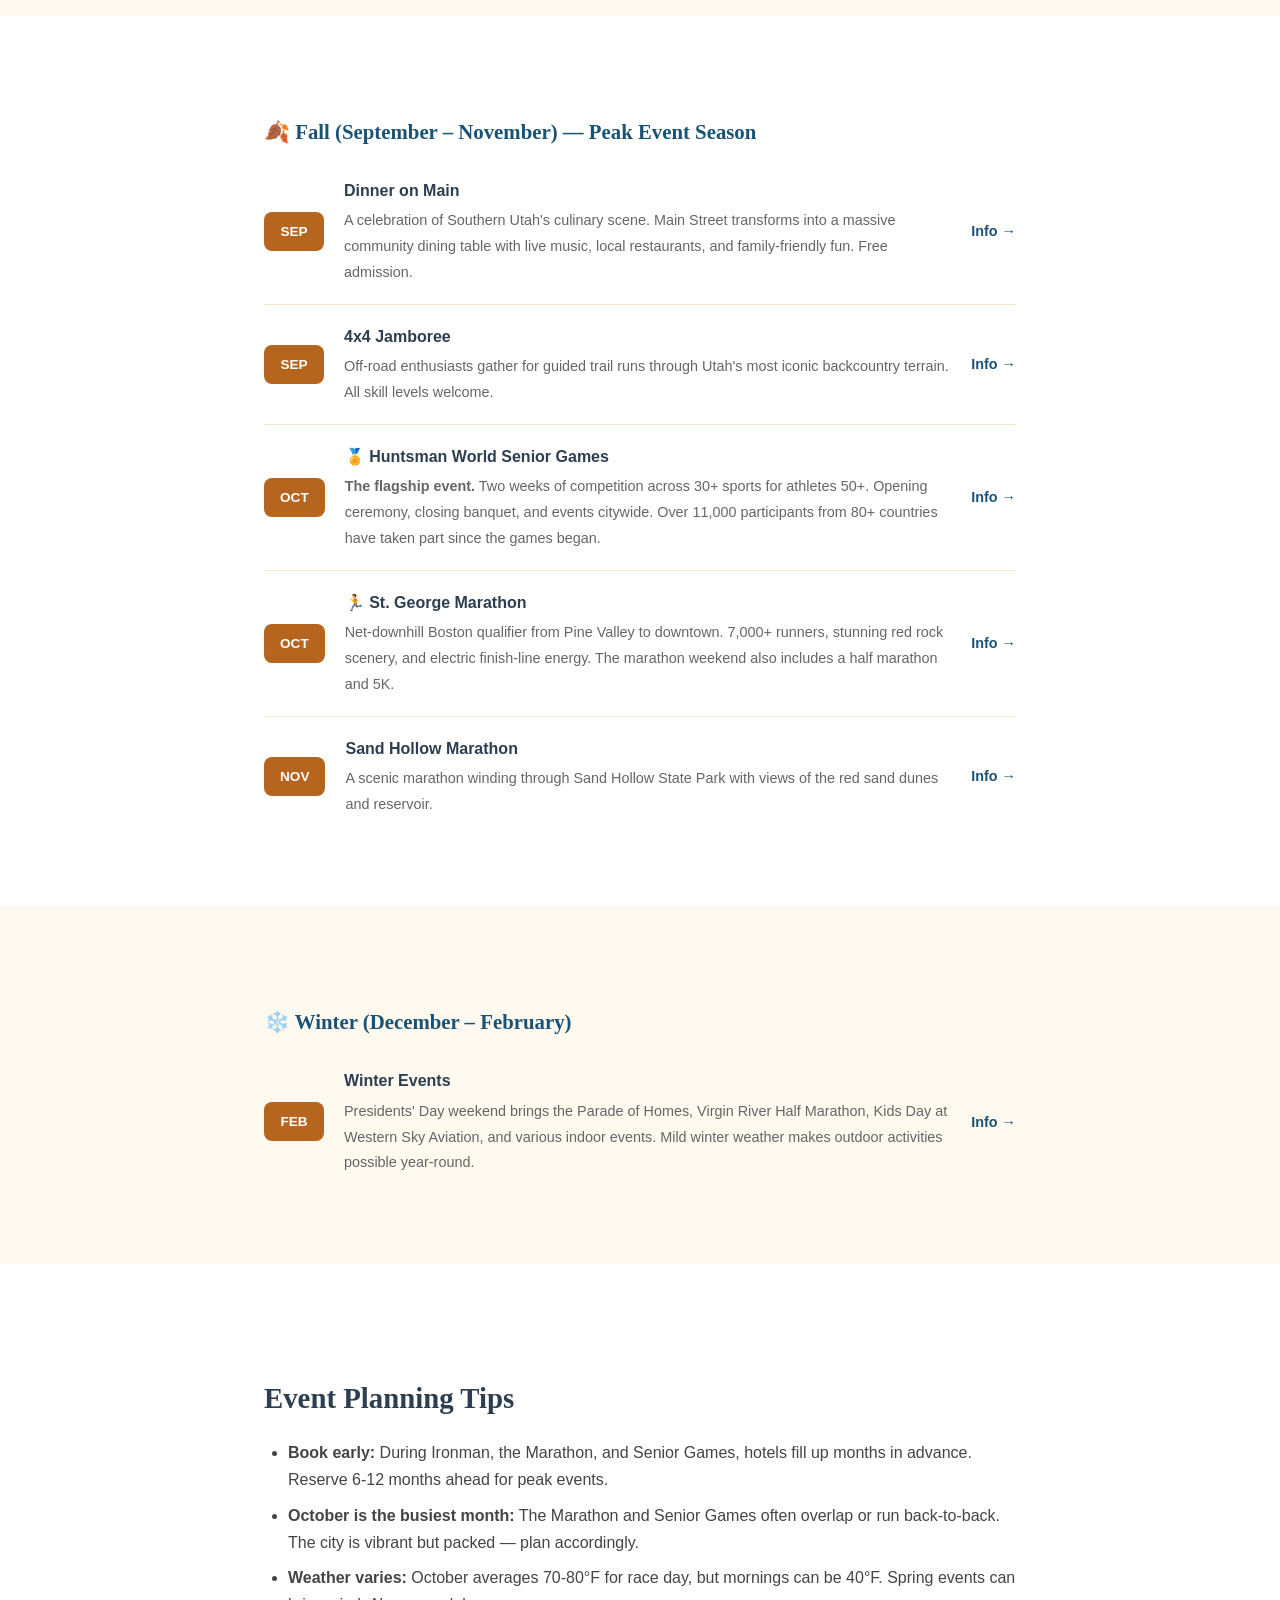
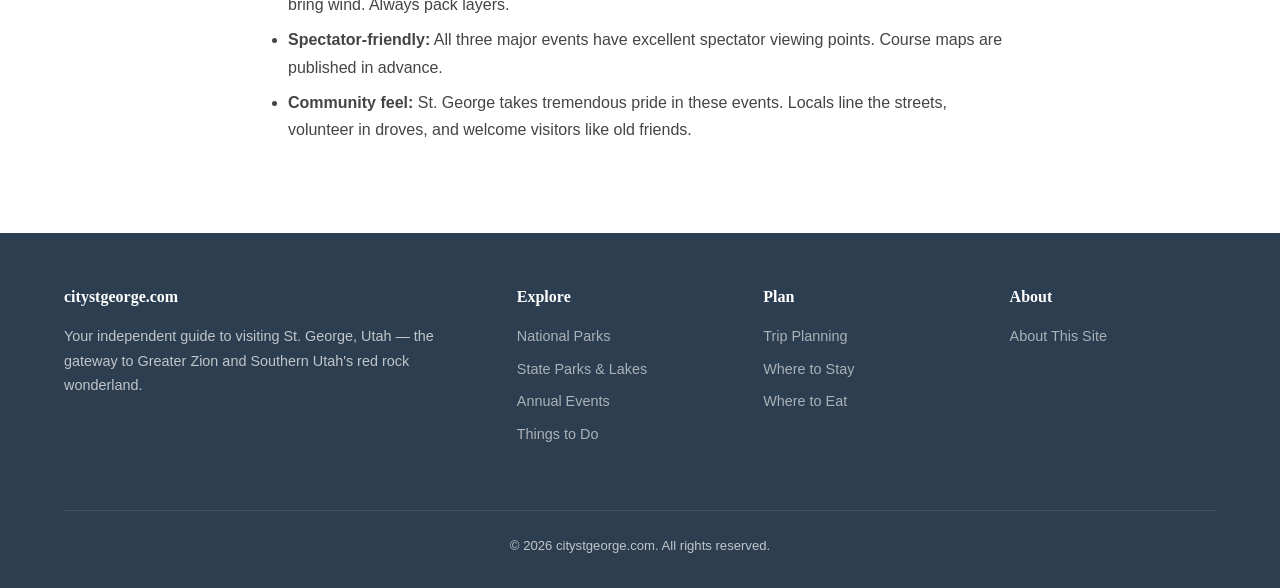
<file: pages/annual-events.html>
<!DOCTYPE html>
<html lang="en">
<head>
  <meta charset="UTF-8" />
  <meta name="viewport" content="width=device-width, initial-scale=1.0" />
  <title>Annual Events in St. George, Utah — Huntsman Senior Games, Ironman, Marathon</title>
  <meta name="description" content="St. George's world-class annual events: Huntsman World Senior Games, St. George Marathon, IRONMAN 70.3, Art Festival, Dixie Days, and more." />
  <!-- Google AdSense -->
  <script async src="https://pagead2.googlesyndication.com/pagead/js/adsbygoogle.js?client=ca-pub-7746099036553223"
     crossorigin="anonymous"></script>
  <link rel="stylesheet" href="../css/style.css" />
  <link rel="icon" type="image/svg+xml" href="data:image/svg+xml,<svg xmlns='http://www.w3.org/2000/svg' viewBox='0 0 100 100'><text y='.9em' font-size='90'>🏜️</text></svg>" />
</head>
<body>

  <nav>
    <div class="container">
      <div class="nav-brand">
        <a href="../index.html">citystgeorge.com <small>St. George, Utah — Travel Guide</small></a>
      </div>
      <button class="nav-toggle" aria-label="Toggle menu">☰</button>
      <ul class="nav-links">
        <li><a href="../index.html">Home</a></li>
        <li><a href="national-parks.html">National Parks</a></li>
        <li><a href="state-parks.html">State Parks & Lakes</a></li>
        <li><a href="annual-events.html" class="active">Annual Events</a></li>
        <li><a href="things-to-do.html">Things to Do</a></li>
        <li><a href="trip-planning.html">Trip Planning</a></li>
        <li><a href="about.html">About</a></li>
      </ul>
    </div>
  </nav>

  <div class="breadcrumbs">
    <div class="container">
      <a href="../index.html">Home</a>
      <span>/</span>
      <span>Annual Events</span>
    </div>
  </div>

  <section class="hero hero-sub">
    <div class="hero-bg" style="background-image: url('https://images.unsplash.com/photo-1781029103195-07cdc0593b84?w=1600&q=80');"></div>
    <div class="hero-content">
      <h1>Annual Events in St. George</h1>
      <p>From world championship triathlons to the largest senior games on the planet, St. George hosts events that draw athletes, spectators, and visitors from around the globe year after year.</p>
    </div>
  </section>

  <!-- Marquee Events -->
  <section class="section">
    <div class="container content-page">
      <h2 style="text-align: center;">The Big Three</h2>
      <p style="text-align: center; margin-bottom: 40px;">These world-class events put St. George on the international map. Thousands travel here specifically to participate.</p>

      <div class="highlight-box" style="margin-bottom: 40px;">
        <h3 style="color: var(--sandstone-dark); margin-bottom: 4px;">🏅 Huntsman World Senior Games — October</h3>
        <p style="margin-bottom: 0;">The world's <strong>largest annual multi-sport event for athletes 50 and over</strong>. Over 30 sports — from track & field to pickleball, swimming to cycling. More than 11,000 participants from 80+ countries have competed since the games began. The entire city gets involved, with events held at venues all across St. George. Opening ceremonies at Greater Zion Stadium are a celebration of active aging and community spirit.</p>
        <p style="margin-top: 12px;"><a href="https://seniorgames.net" target="_blank">seniorgames.net →</a></p>
      </div>

      <div class="highlight-box" style="margin-bottom: 40px; border-left-color: var(--utah-sky);">
        <h3 style="color: var(--utah-sky); margin-bottom: 4px;">🏃 St. George Marathon — October</h3>
        <p style="margin-bottom: 0;">Consistently ranked among the <strong>top marathons in the United States</strong>. This point-to-point course starts in Pine Valley at 5,200 feet and drops 2,600 feet through scenic red rock canyons before finishing in downtown St. George. Known for its fast, net-downhill course, it's a popular Boston qualifier. The race has been running for over 40 years and draws more than 7,000 runners annually.</p>
        <p style="margin-top: 12px;"><a href="https://stgeorgemarathon.com" target="_blank">stgeorgemarathon.com →</a></p>
      </div>

      <div class="highlight-box" style="margin-bottom: 40px; border-left-color: var(--sandstone);">
        <h3 style="color: var(--sandstone-dark); margin-bottom: 4px;">🚴 IRONMAN 70.3 North American Championship — Spring/Fall</h3>
        <p style="margin-bottom: 0;">St. George has hosted the <strong>IRONMAN 70.3 World Championship</strong> (2021-2022) and continues as the <strong>North American Championship</strong>. The course features a challenging bike through Snow Canyon State Park and a run through the red rock desert — considered one of the toughest yet most scenic courses on the circuit. Hundreds of professional and age-group triathletes compete for world championship slots.</p>
      </div>
    </div>
  </section>

  <!-- All Events -->
  <section class="section section-alt">
    <div class="container content-page">
      <h2>Full Event Calendar</h2>
      <p>St. George hosts events throughout the year. Here's what to expect each season:</p>
    </div>
  </section>

  <!-- Spring Events -->
  <section class="section">
    <div class="container content-page">
      <h3>🌸 Spring (March – May)</h3>
      <div class="event-detail">
        <div class="event-month">MAR</div>
        <div class="event-info">
          <h4>St. George Art Festival</h4>
          <p>Juried fine art show on Main Street featuring 100+ artists from across the country. Live music, food vendors, and children's art activities. Free admission.</p>
        </div>
        <a href="https://sgcityutah.gov" class="event-link" target="_blank">Info →</a>
      </div>
      <div class="event-detail">
        <div class="event-month">APR</div>
        <div class="event-info">
          <h4>Parade of Homes</h4>
          <p>Tour some of the most beautiful homes in Southern Utah. Showcases the region's distinctive architecture and design trends.</p>
        </div>
        <a href="#" class="event-link">Info →</a>
      </div>
      <div class="event-detail">
        <div class="event-month">MAY</div>
        <div class="event-info">
          <h4>IRONMAN 70.3 North American Championship</h4>
          <p>Professional and age-group triathletes compete in a 1.2-mile swim, 56-mile bike through Snow Canyon, and 13.1-mile run.</p>
        </div>
        <a href="https://www.ironman.com/im703-north-american-championship" class="event-link" target="_blank">Info →</a>
      </div>
    </div>
  </section>

  <!-- Summer Events -->
  <section class="section section-alt">
    <div class="container content-page">
      <h3>☀️ Summer (June – August)</h3>
      <div class="event-detail">
        <div class="event-month">JUN</div>
        <div class="event-info">
          <h4>Trail Hero</h4>
          <p>Premier off-road event featuring guided trail rides through Southern Utah's most spectacular backcountry. Side-by-sides, 4x4s, and adventure vehicles.</p>
        </div>
        <a href="https://trailhero.com" class="event-link" target="_blank">Info →</a>
      </div>
      <div class="event-detail">
        <div class="event-month">JUL</div>
        <div class="event-info">
          <h4>Dixie Days</h4>
          <p>One of the largest community celebrations in Washington County. Parade, rodeo, carnival, entertainment, food vendors, and family events celebrating the region's heritage.</p>
        </div>
        <a href="https://sgcityutah.gov" class="event-link" target="_blank">Info →</a>
      </div>
      <div class="event-detail">
        <div class="event-month">AUG</div>
        <div class="event-info">
          <h4>Red Bull Rampage</h4>
          <p>When held, this world-renowned freeride mountain biking event showcases athletes launching off massive red rock cliffs in the desert near St. George.</p>
        </div>
        <a href="#" class="event-link">Info →</a>
      </div>
    </div>
  </section>

  <!-- Fall Events -->
  <section class="section">
    <div class="container content-page">
      <h3>🍂 Fall (September – November) — Peak Event Season</h3>
      <div class="event-detail">
        <div class="event-month">SEP</div>
        <div class="event-info">
          <h4>Dinner on Main</h4>
          <p>A celebration of Southern Utah's culinary scene. Main Street transforms into a massive community dining table with live music, local restaurants, and family-friendly fun. Free admission.</p>
        </div>
        <a href="https://sgcityutah.gov" class="event-link" target="_blank">Info →</a>
      </div>
      <div class="event-detail">
        <div class="event-month">SEP</div>
        <div class="event-info">
          <h4>4x4 Jamboree</h4>
          <p>Off-road enthusiasts gather for guided trail runs through Utah's most iconic backcountry terrain. All skill levels welcome.</p>
        </div>
        <a href="#" class="event-link">Info →</a>
      </div>
      <div class="event-detail">
        <div class="event-month">OCT</div>
        <div class="event-info">
          <h4>🏅 Huntsman World Senior Games</h4>
          <p><strong>The flagship event.</strong> Two weeks of competition across 30+ sports for athletes 50+. Opening ceremony, closing banquet, and events citywide. Over 11,000 participants from 80+ countries have taken part since the games began.</p>
        </div>
        <a href="https://seniorgames.net" class="event-link" target="_blank">Info →</a>
      </div>
      <div class="event-detail">
        <div class="event-month">OCT</div>
        <div class="event-info">
          <h4>🏃 St. George Marathon</h4>
          <p>Net-downhill Boston qualifier from Pine Valley to downtown. 7,000+ runners, stunning red rock scenery, and electric finish-line energy. The marathon weekend also includes a half marathon and 5K.</p>
        </div>
        <a href="https://stgeorgemarathon.com" class="event-link" target="_blank">Info →</a>
      </div>
       <div class="event-detail">
        <div class="event-month">NOV</div>
        <div class="event-info">
          <h4>Sand Hollow Marathon</h4>
          <p>A scenic marathon winding through Sand Hollow State Park with views of the red sand dunes and reservoir.</p>
        </div>
        <a href="#" class="event-link">Info →</a>
      </div>
    </div>
  </section>

  <!-- Winter Events -->
  <section class="section section-alt">
    <div class="container content-page">
      <h3>❄️ Winter (December – February)</h3>
      <div class="event-detail">
        <div class="event-month">FEB</div>
        <div class="event-info">
          <h4>Winter Events</h4>
          <p>Presidents' Day weekend brings the Parade of Homes, Virgin River Half Marathon, Kids Day at Western Sky Aviation, and various indoor events. Mild winter weather makes outdoor activities possible year-round.</p>
        </div>
        <a href="https://sgcityutah.gov" class="event-link" target="_blank">Info →</a>
      </div>
    </div>
  </section>

  <!-- Tips -->
  <section class="section">
    <div class="container content-page">
      <h2>Event Planning Tips</h2>
      <ul>
        <li><strong>Book early:</strong> During Ironman, the Marathon, and Senior Games, hotels fill up months in advance. Reserve 6-12 months ahead for peak events.</li>
        <li><strong>October is the busiest month:</strong> The Marathon and Senior Games often overlap or run back-to-back. The city is vibrant but packed — plan accordingly.</li>
        <li><strong>Weather varies:</strong> October averages 70-80°F for race day, but mornings can be 40°F. Spring events can bring wind. Always pack layers.</li>
        <li><strong>Spectator-friendly:</strong> All three major events have excellent spectator viewing points. Course maps are published in advance.</li>
        <li><strong>Community feel:</strong> St. George takes tremendous pride in these events. Locals line the streets, volunteer in droves, and welcome visitors like old friends.</li>
      </ul>
    </div>
  </section>

  <footer>
    <div class="container">
      <div>
        <h4>citystgeorge.com</h4>
        <p>Your independent guide to visiting St. George, Utah — the gateway to Greater Zion and Southern Utah's red rock wonderland.</p>
      </div>
      <div>
        <h4>Explore</h4>
        <ul>
          <li><a href="national-parks.html">National Parks</a></li>
          <li><a href="state-parks.html">State Parks & Lakes</a></li>
          <li><a href="annual-events.html">Annual Events</a></li>
          <li><a href="things-to-do.html">Things to Do</a></li>
        </ul>
      </div>
      <div>
        <h4>Plan</h4>
        <ul>
          <li><a href="trip-planning.html">Trip Planning</a></li>
          <li><a href="trip-planning.html#lodging">Where to Stay</a></li>
          <li><a href="trip-planning.html#dining">Where to Eat</a></li>
        </ul>
      </div>
      <div>
        <h4>About</h4>
        <ul>
          <li><a href="about.html">About This Site</a></li>
        </ul>
      </div>
      <div class="footer-bottom">
        <p>&copy; 2026 citystgeorge.com. All rights reserved.</p>
      </div>
    </div>
  </footer>

  <script src="../js/main.js"></script>
</body>
</html>
</file>
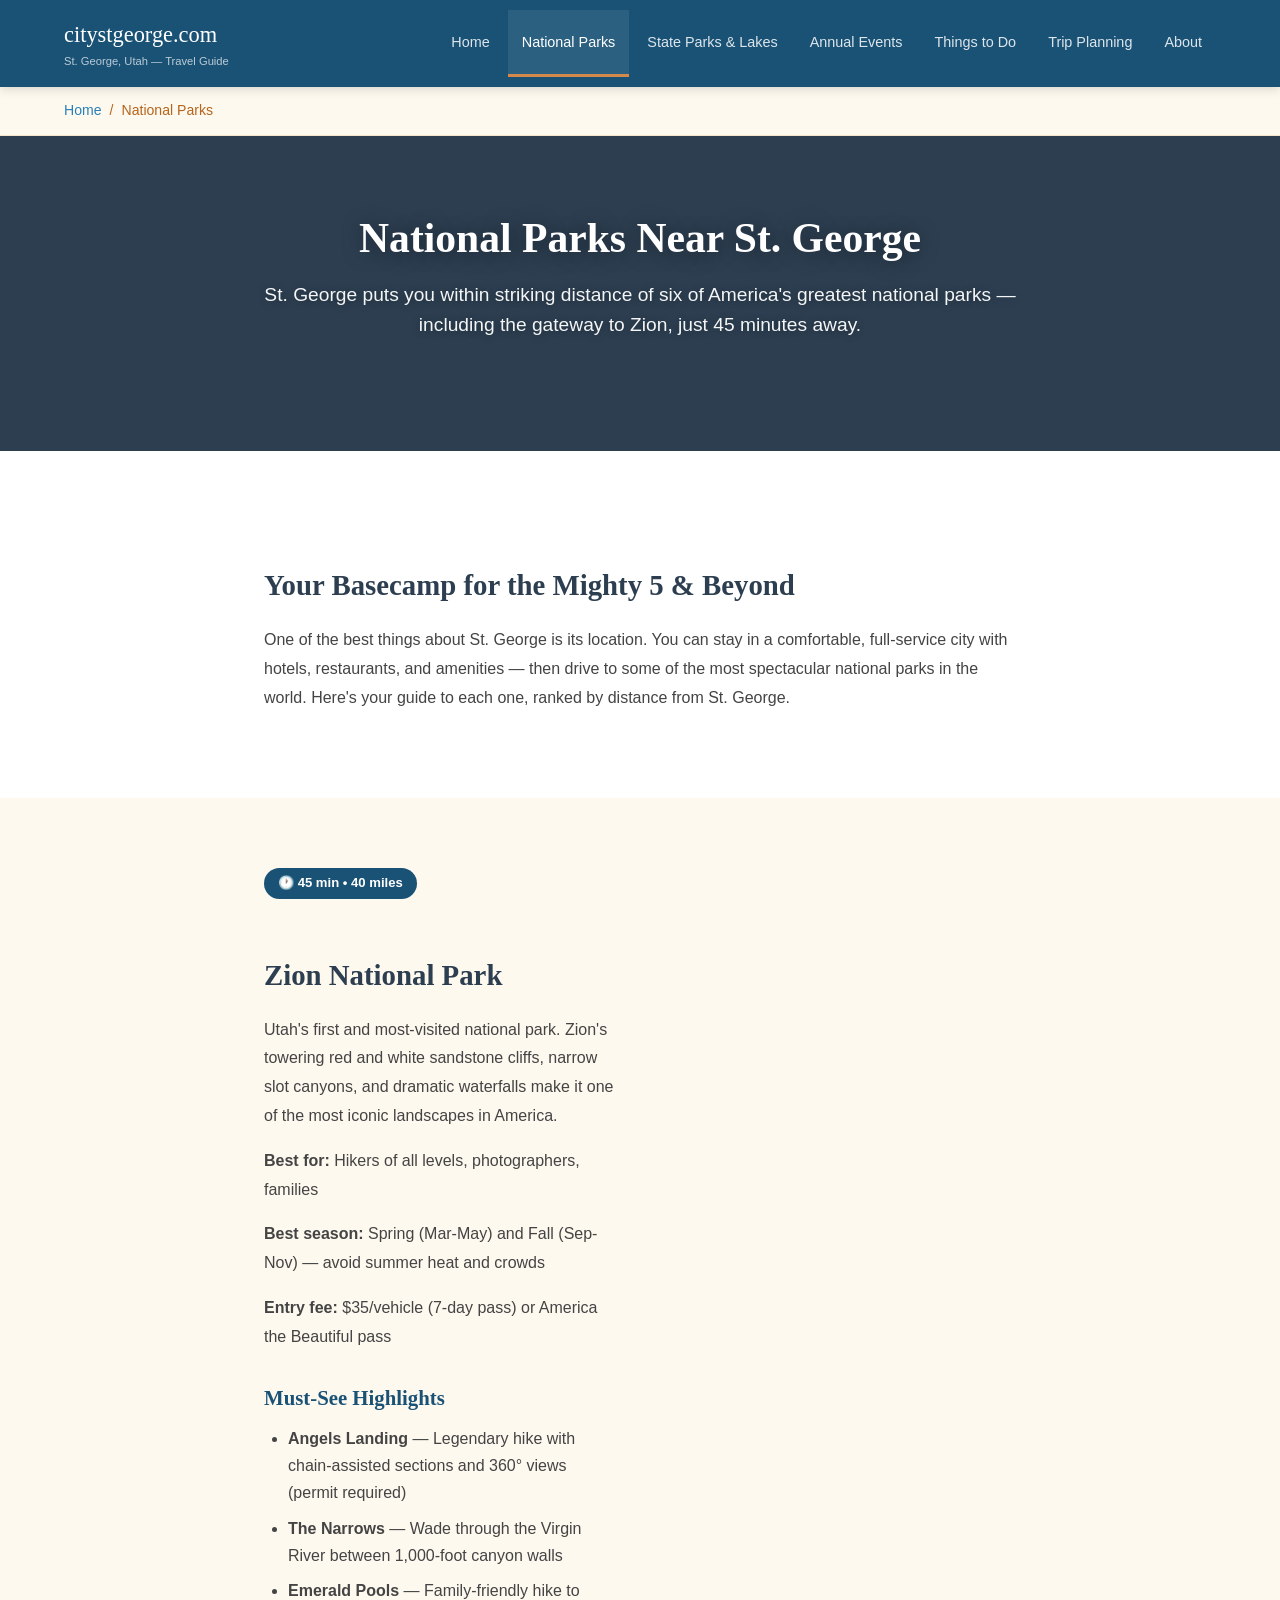
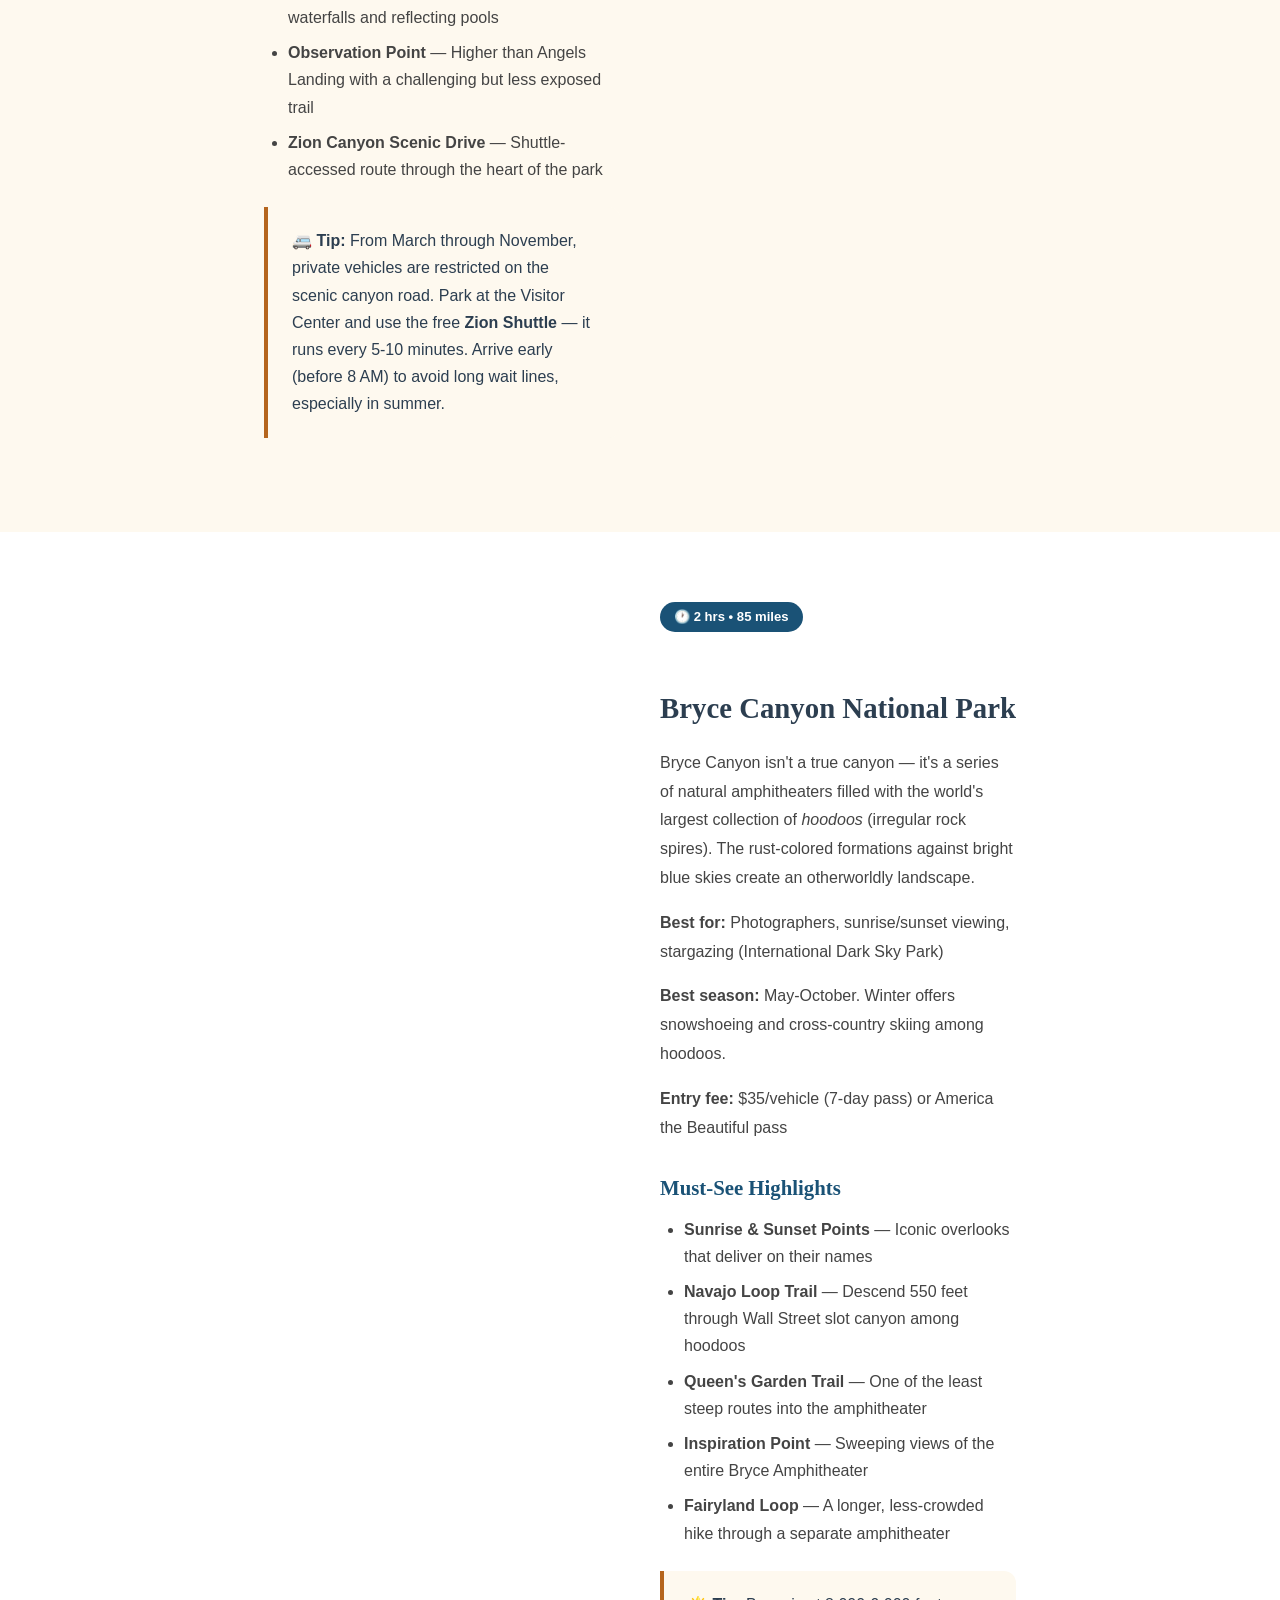
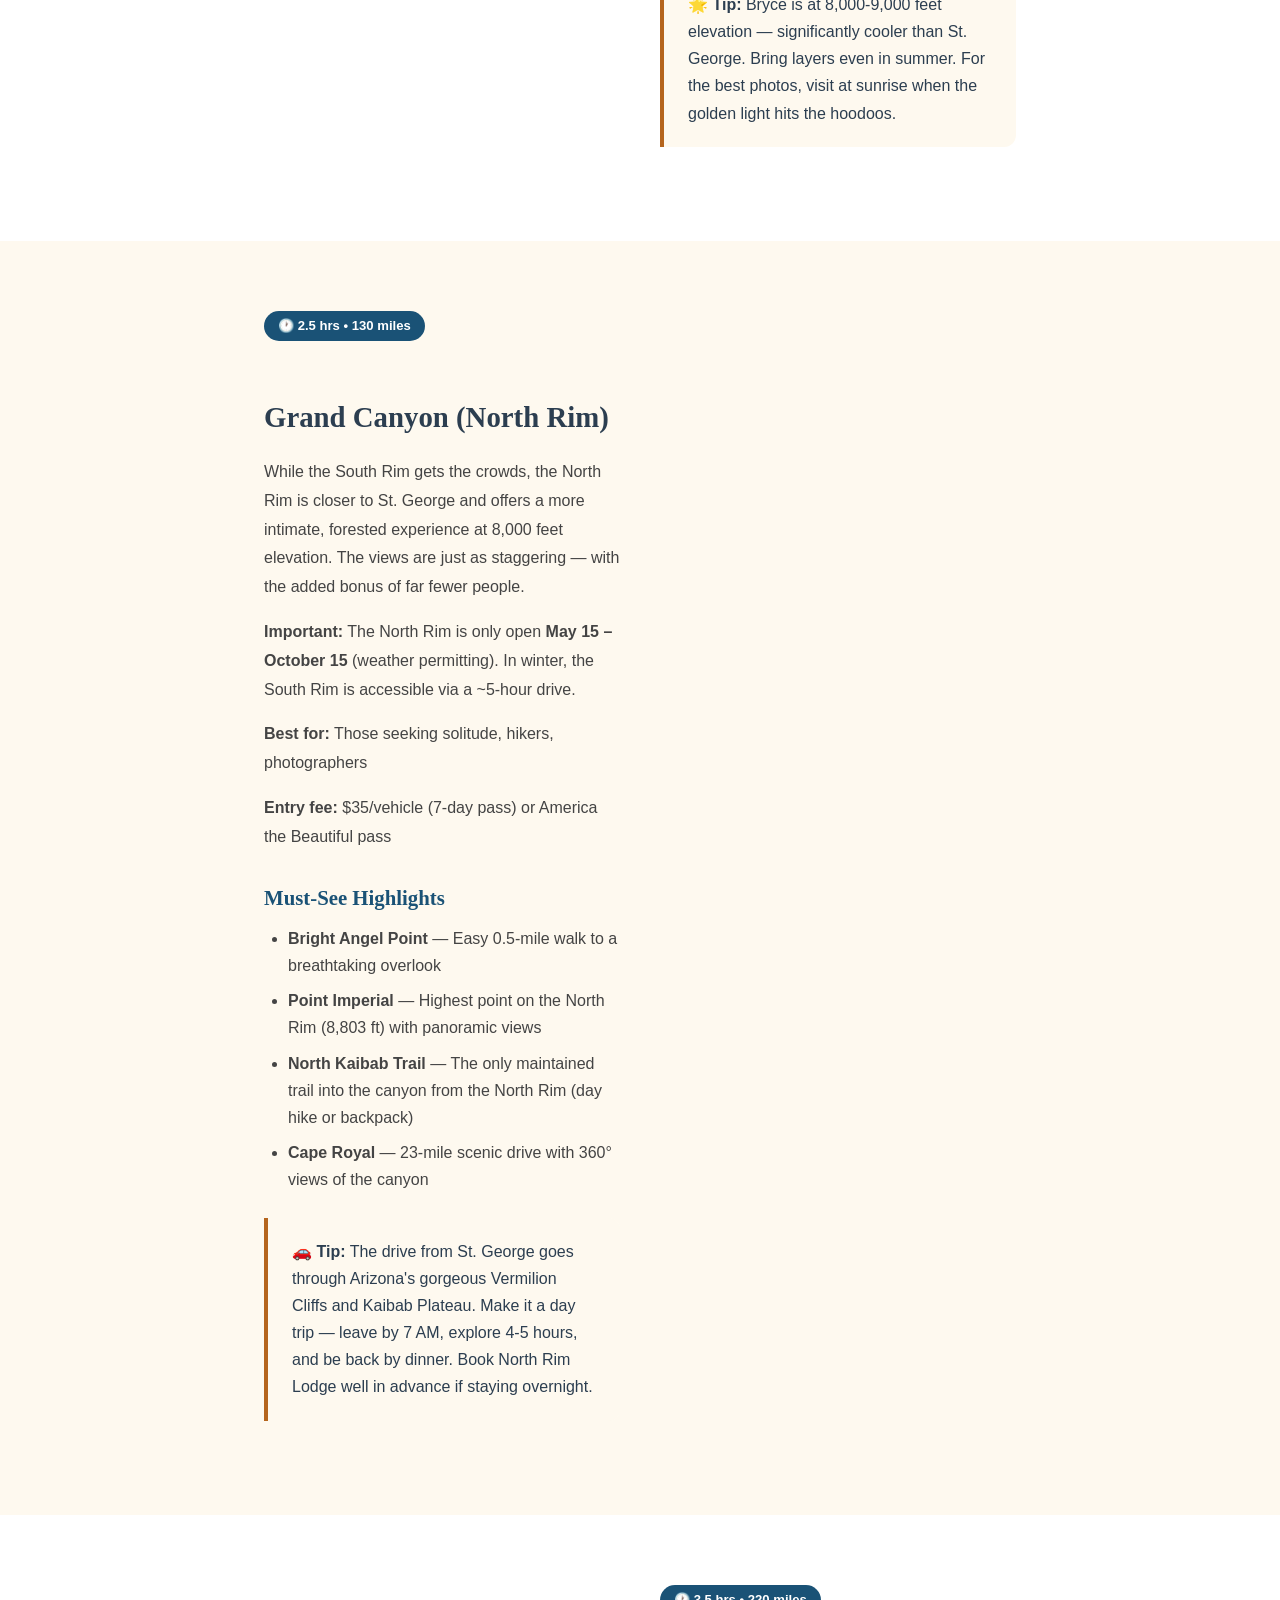
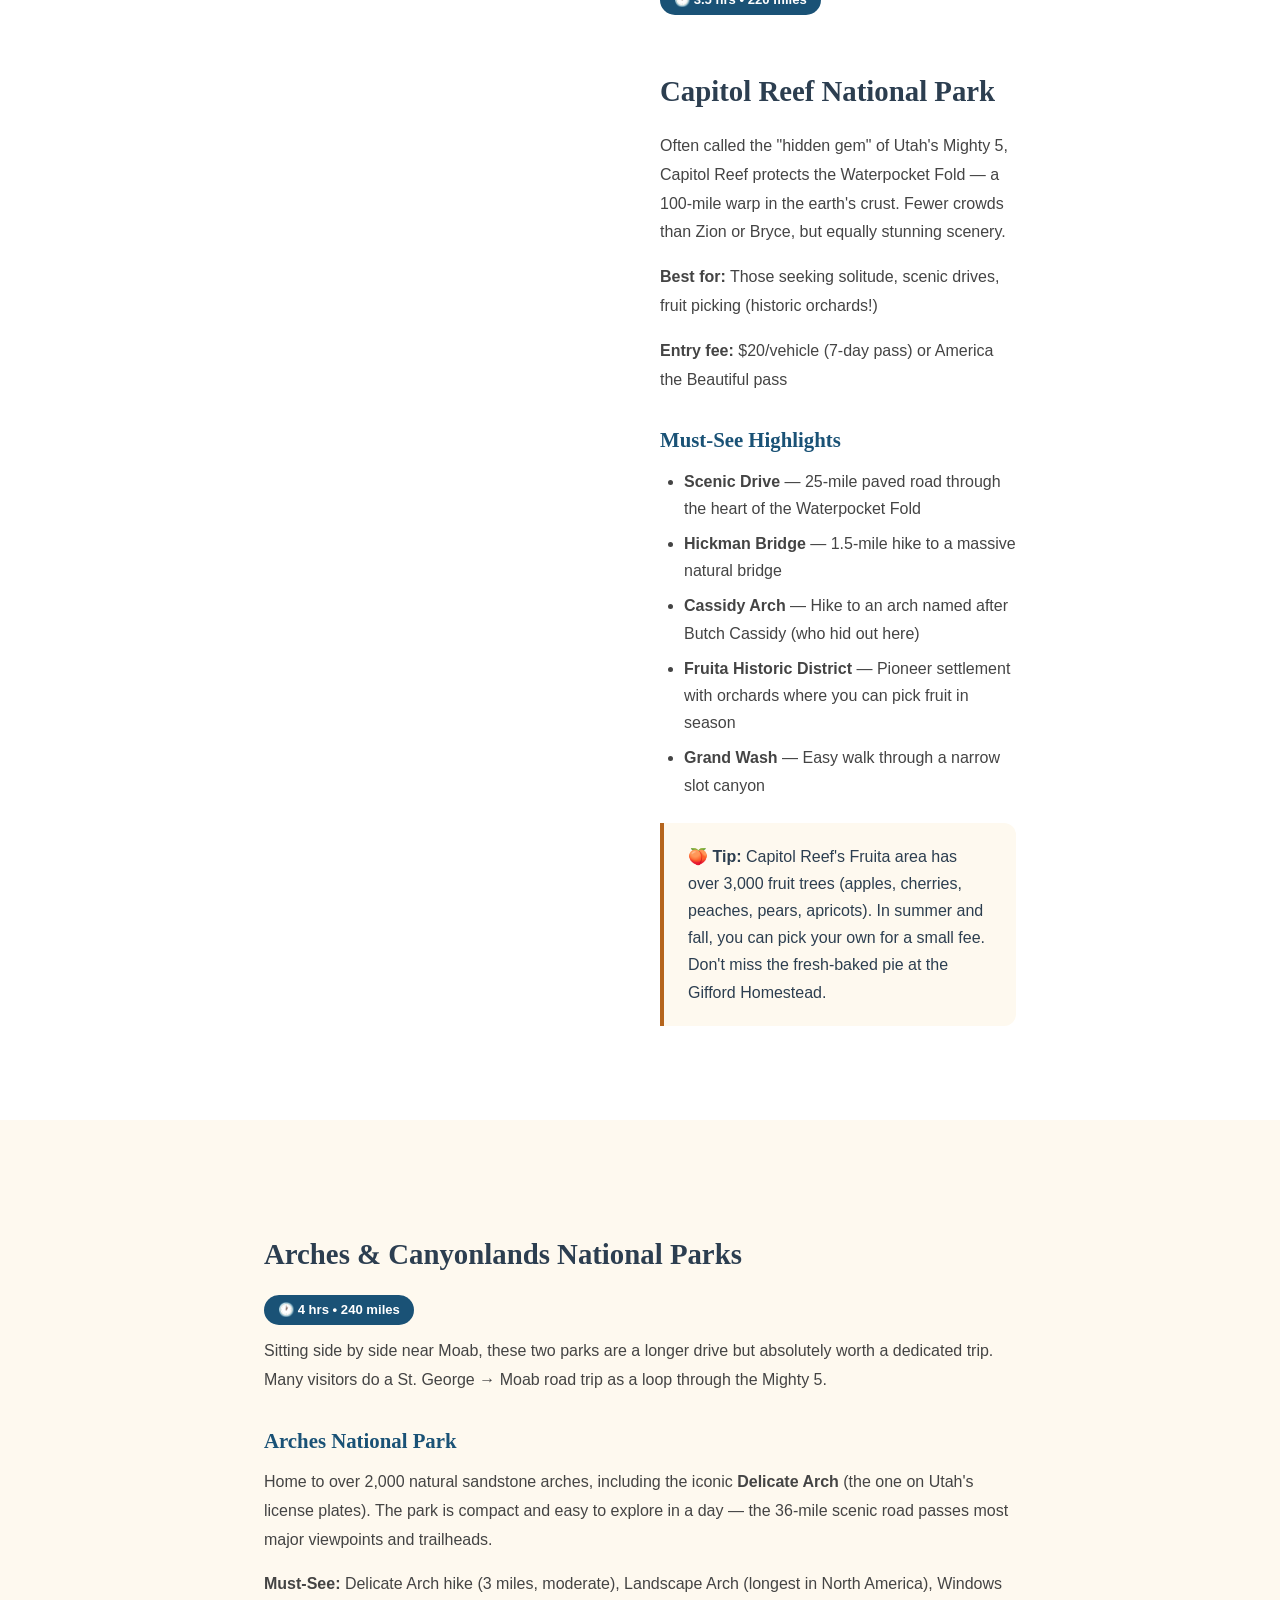
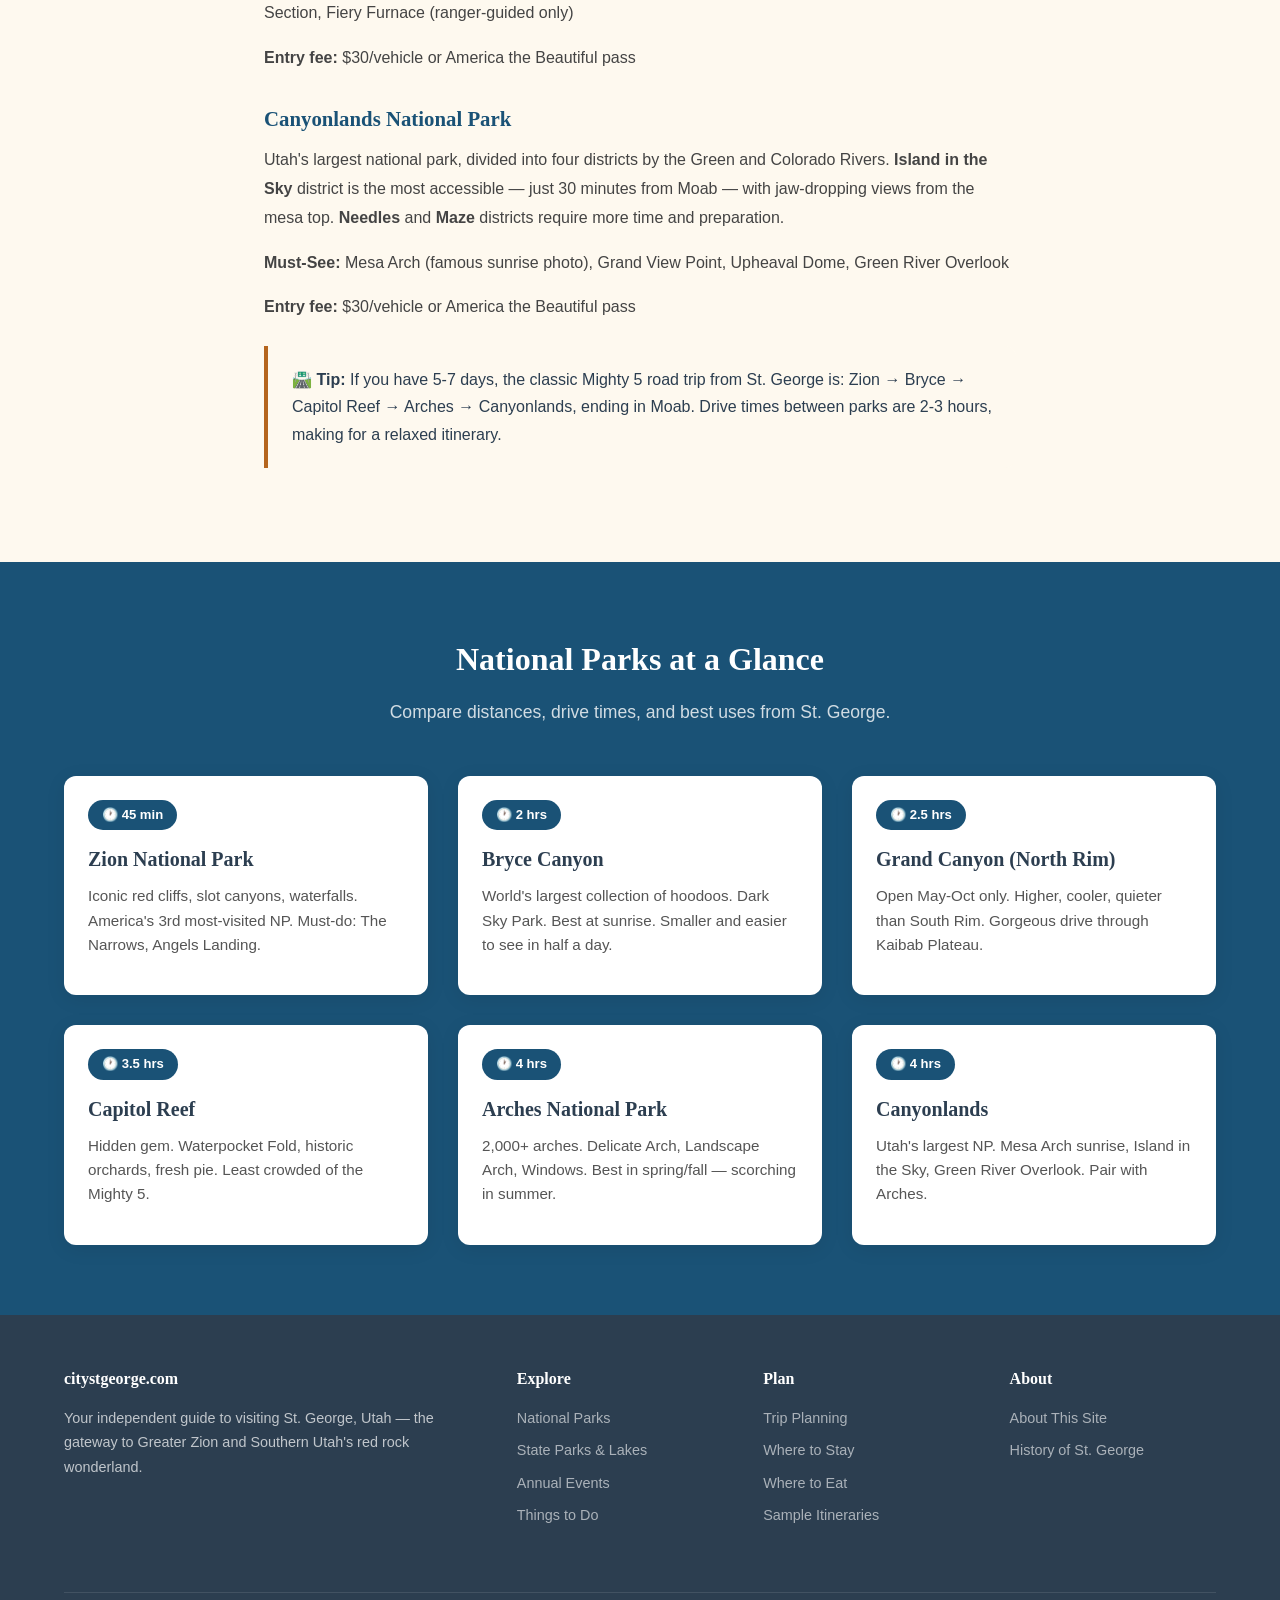
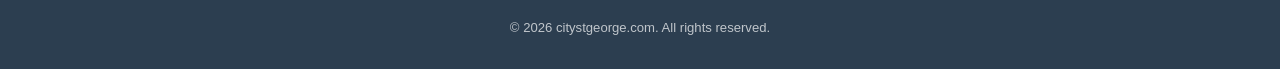
<file: pages/national-parks.html>
<!DOCTYPE html>
<html lang="en">
<head>
  <meta charset="UTF-8" />
  <meta name="viewport" content="width=device-width, initial-scale=1.0" />
  <title>National Parks Near St. George, Utah — Zion, Bryce, Grand Canyon & More</title>
  <meta name="description" content="Explore 6 national parks from St. George: Zion (45 min), Bryce Canyon (2 hrs), Grand Canyon North Rim (2.5 hrs), Capitol Reef, Arches & Canyonlands." />
  <!-- Google AdSense -->
  <script async src="https://pagead2.googlesyndication.com/pagead/js/adsbygoogle.js?client=ca-pub-7746099036553223"
     crossorigin="anonymous"></script>
  <link rel="stylesheet" href="../css/style.css" />
  <link rel="icon" type="image/svg+xml" href="data:image/svg+xml,<svg xmlns='http://www.w3.org/2000/svg' viewBox='0 0 100 100'><text y='.9em' font-size='90'>🏜️</text></svg>" />
</head>
<body>

  <nav>
    <div class="container">
      <div class="nav-brand">
        <a href="../index.html">citystgeorge.com <small>St. George, Utah — Travel Guide</small></a>
      </div>
      <button class="nav-toggle" aria-label="Toggle menu">☰</button>
      <ul class="nav-links">
        <li><a href="../index.html">Home</a></li>
        <li><a href="national-parks.html" class="active">National Parks</a></li>
        <li><a href="state-parks.html">State Parks & Lakes</a></li>
        <li><a href="annual-events.html">Annual Events</a></li>
        <li><a href="things-to-do.html">Things to Do</a></li>
        <li><a href="trip-planning.html">Trip Planning</a></li>
        <li><a href="about.html">About</a></li>
      </ul>
    </div>
  </nav>

  <!-- Breadcrumbs -->
  <div class="breadcrumbs">
    <div class="container">
      <a href="../index.html">Home</a>
      <span>/</span>
      <span>National Parks</span>
    </div>
  </div>

  <!-- Hero -->
  <section class="hero hero-sub">
    <div class="hero-bg" style="background-image: url('https://images.unsplash.com/photo-1606681129845-a6ab3e1017e3?w=1600&q=80');"></div>
    <div class="hero-content">
      <h1>National Parks Near St. George</h1>
      <p>St. George puts you within striking distance of six of America's greatest national parks — including the gateway to Zion, just 45 minutes away.</p>
    </div>
  </section>

  <section class="section">
    <div class="container content-page">
      <h2>Your Basecamp for the Mighty 5 & Beyond</h2>
      <p>One of the best things about St. George is its location. You can stay in a comfortable, full-service city with hotels, restaurants, and amenities — then drive to some of the most spectacular national parks in the world. Here's your guide to each one, ranked by distance from St. George.</p>
    </div>
  </section>

  <!-- Zion -->
  <section class="section section-alt">
    <div class="container content-page">
      <div class="two-col">
        <div>
          <span class="distance">🕐 45 min • 40 miles</span>
          <h2 style="text-align: left;">Zion National Park</h2>
          <p>Utah's first and most-visited national park. Zion's towering red and white sandstone cliffs, narrow slot canyons, and dramatic waterfalls make it one of the most iconic landscapes in America.</p>
          <p><strong>Best for:</strong> Hikers of all levels, photographers, families</p>
          <p><strong>Best season:</strong> Spring (Mar-May) and Fall (Sep-Nov) — avoid summer heat and crowds</p>
          <p><strong>Entry fee:</strong> $35/vehicle (7-day pass) or America the Beautiful pass</p>
          <h3>Must-See Highlights</h3>
          <ul>
            <li><strong>Angels Landing</strong> — Legendary hike with chain-assisted sections and 360° views (permit required)</li>
            <li><strong>The Narrows</strong> — Wade through the Virgin River between 1,000-foot canyon walls</li>
            <li><strong>Emerald Pools</strong> — Family-friendly hike to waterfalls and reflecting pools</li>
            <li><strong>Observation Point</strong> — Higher than Angels Landing with a challenging but less exposed trail</li>
            <li><strong>Zion Canyon Scenic Drive</strong> — Shuttle-accessed route through the heart of the park</li>
          </ul>
          <div class="highlight-box">
            <strong>🚐 Tip:</strong> From March through November, private vehicles are restricted on the scenic canyon road. Park at the Visitor Center and use the free <strong>Zion Shuttle</strong> — it runs every 5-10 minutes. Arrive early (before 8 AM) to avoid long wait lines, especially in summer.
          </div>
        </div>
        <div class="two-col-img" style="background-image: url('https://images.unsplash.com/photo-1443632864897-14973fa006cf?w=800&q=80');"></div>
      </div>
    </div>
  </section>

  <!-- Bryce -->
  <section class="section">
    <div class="container content-page">
      <div class="two-col">
        <div class="two-col-img" style="background-image: url('https://images.unsplash.com/photo-1765871321366-c2b86bd243b0?w=800&q=80');"></div>
        <div>
          <span class="distance">🕐 2 hrs • 85 miles</span>
          <h2 style="text-align: left;">Bryce Canyon National Park</h2>
          <p>Bryce Canyon isn't a true canyon — it's a series of natural amphitheaters filled with the world's largest collection of <em>hoodoos</em> (irregular rock spires). The rust-colored formations against bright blue skies create an otherworldly landscape.</p>
          <p><strong>Best for:</strong> Photographers, sunrise/sunset viewing, stargazing (International Dark Sky Park)</p>
          <p><strong>Best season:</strong> May-October. Winter offers snowshoeing and cross-country skiing among hoodoos.</p>
          <p><strong>Entry fee:</strong> $35/vehicle (7-day pass) or America the Beautiful pass</p>
          <h3>Must-See Highlights</h3>
          <ul>
            <li><strong>Sunrise & Sunset Points</strong> — Iconic overlooks that deliver on their names</li>
            <li><strong>Navajo Loop Trail</strong> — Descend 550 feet through Wall Street slot canyon among hoodoos</li>
            <li><strong>Queen's Garden Trail</strong> — One of the least steep routes into the amphitheater</li>
            <li><strong>Inspiration Point</strong> — Sweeping views of the entire Bryce Amphitheater</li>
            <li><strong>Fairyland Loop</strong> — A longer, less-crowded hike through a separate amphitheater</li>
          </ul>
          <div class="highlight-box">
            <strong>🌟 Tip:</strong> Bryce is at 8,000-9,000 feet elevation — significantly cooler than St. George. Bring layers even in summer. For the best photos, visit at sunrise when the golden light hits the hoodoos.
          </div>
        </div>
      </div>
    </div>
  </section>

  <!-- Grand Canyon North Rim -->
  <section class="section section-alt">
    <div class="container content-page">
      <div class="two-col">
        <div>
          <span class="distance">🕐 2.5 hrs • 130 miles</span>
          <h2 style="text-align: left;">Grand Canyon (North Rim)</h2>
          <p>While the South Rim gets the crowds, the North Rim is closer to St. George and offers a more intimate, forested experience at 8,000 feet elevation. The views are just as staggering — with the added bonus of far fewer people.</p>
          <p><strong>Important:</strong> The North Rim is only open <strong>May 15 – October 15</strong> (weather permitting). In winter, the South Rim is accessible via a ~5-hour drive.</p>
          <p><strong>Best for:</strong> Those seeking solitude, hikers, photographers</p>
          <p><strong>Entry fee:</strong> $35/vehicle (7-day pass) or America the Beautiful pass</p>
          <h3>Must-See Highlights</h3>
          <ul>
            <li><strong>Bright Angel Point</strong> — Easy 0.5-mile walk to a breathtaking overlook</li>
            <li><strong>Point Imperial</strong> — Highest point on the North Rim (8,803 ft) with panoramic views</li>
            <li><strong>North Kaibab Trail</strong> — The only maintained trail into the canyon from the North Rim (day hike or backpack)</li>
            <li><strong>Cape Royal</strong> — 23-mile scenic drive with 360° views of the canyon</li>
          </ul>
          <div class="highlight-box">
            <strong>🚗 Tip:</strong> The drive from St. George goes through Arizona's gorgeous Vermilion Cliffs and Kaibab Plateau. Make it a day trip — leave by 7 AM, explore 4-5 hours, and be back by dinner. Book North Rim Lodge well in advance if staying overnight.
          </div>
        </div>
        <div class="two-col-img" style="background-image: url('https://images.unsplash.com/photo-1483412919093-03a22057d0d7?w=800&q=80');"></div>
      </div>
    </div>
  </section>

  <!-- Capitol Reef -->
  <section class="section">
    <div class="container content-page">
      <div class="two-col">
        <div class="two-col-img" style="background-image: url('https://images.unsplash.com/photo-1728386693233-9230fe74ee77?w=800&q=80');"></div>
        <div>
          <span class="distance">🕐 3.5 hrs • 220 miles</span>
          <h2 style="text-align: left;">Capitol Reef National Park</h2>
          <p>Often called the "hidden gem" of Utah's Mighty 5, Capitol Reef protects the Waterpocket Fold — a 100-mile warp in the earth's crust. Fewer crowds than Zion or Bryce, but equally stunning scenery.</p>
          <p><strong>Best for:</strong> Those seeking solitude, scenic drives, fruit picking (historic orchards!)</p>
          <p><strong>Entry fee:</strong> $20/vehicle (7-day pass) or America the Beautiful pass</p>
          <h3>Must-See Highlights</h3>
          <ul>
            <li><strong>Scenic Drive</strong> — 25-mile paved road through the heart of the Waterpocket Fold</li>
            <li><strong>Hickman Bridge</strong> — 1.5-mile hike to a massive natural bridge</li>
            <li><strong>Cassidy Arch</strong> — Hike to an arch named after Butch Cassidy (who hid out here)</li>
            <li><strong>Fruita Historic District</strong> — Pioneer settlement with orchards where you can pick fruit in season</li>
            <li><strong>Grand Wash</strong> — Easy walk through a narrow slot canyon</li>
          </ul>
          <div class="highlight-box">
            <strong>🍑 Tip:</strong> Capitol Reef's Fruita area has over 3,000 fruit trees (apples, cherries, peaches, pears, apricots). In summer and fall, you can pick your own for a small fee. Don't miss the fresh-baked pie at the Gifford Homestead.
          </div>
        </div>
      </div>
    </div>
  </section>

  <!-- Arches & Canyonlands -->
  <section class="section section-alt">
    <div class="container content-page">
      <h2 style="text-align: left;">Arches & Canyonlands National Parks</h2>
      <span class="distance">🕐 4 hrs • 240 miles</span>
      <p>Sitting side by side near Moab, these two parks are a longer drive but absolutely worth a dedicated trip. Many visitors do a St. George → Moab road trip as a loop through the Mighty 5.</p>

      <h3>Arches National Park</h3>
      <p>Home to over 2,000 natural sandstone arches, including the iconic <strong>Delicate Arch</strong> (the one on Utah's license plates). The park is compact and easy to explore in a day — the 36-mile scenic road passes most major viewpoints and trailheads.</p>
      <p><strong>Must-See:</strong> Delicate Arch hike (3 miles, moderate), Landscape Arch (longest in North America), Windows Section, Fiery Furnace (ranger-guided only)</p>
      <p><strong>Entry fee:</strong> $30/vehicle or America the Beautiful pass</p>

      <h3>Canyonlands National Park</h3>
      <p>Utah's largest national park, divided into four districts by the Green and Colorado Rivers. <strong>Island in the Sky</strong> district is the most accessible — just 30 minutes from Moab — with jaw-dropping views from the mesa top. <strong>Needles</strong> and <strong>Maze</strong> districts require more time and preparation.</p>
      <p><strong>Must-See:</strong> Mesa Arch (famous sunrise photo), Grand View Point, Upheaval Dome, Green River Overlook</p>
      <p><strong>Entry fee:</strong> $30/vehicle or America the Beautiful pass</p>

      <div class="highlight-box">
        <strong>🛣️ Tip:</strong> If you have 5-7 days, the classic Mighty 5 road trip from St. George is: Zion → Bryce → Capitol Reef → Arches → Canyonlands, ending in Moab. Drive times between parks are 2-3 hours, making for a relaxed itinerary.
      </div>
    </div>
  </section>

  <!-- Park Comparison -->
  <section class="section section-dark">
    <div class="container">
      <h2>National Parks at a Glance</h2>
      <p class="section-subtitle">Compare distances, drive times, and best uses from St. George.</p>
      <div class="card-grid">
        <div class="card">
          <div class="card-body">
            <span class="distance">🕐 45 min</span>
            <h3>Zion National Park</h3>
            <p>Iconic red cliffs, slot canyons, waterfalls. America's 3rd most-visited NP. Must-do: The Narrows, Angels Landing.</p>
          </div>
        </div>
        <div class="card">
          <div class="card-body">
            <span class="distance">🕐 2 hrs</span>
            <h3>Bryce Canyon</h3>
            <p>World's largest collection of hoodoos. Dark Sky Park. Best at sunrise. Smaller and easier to see in half a day.</p>
          </div>
        </div>
        <div class="card">
          <div class="card-body">
            <span class="distance">🕐 2.5 hrs</span>
            <h3>Grand Canyon (North Rim)</h3>
            <p>Open May-Oct only. Higher, cooler, quieter than South Rim. Gorgeous drive through Kaibab Plateau.</p>
          </div>
        </div>
        <div class="card">
          <div class="card-body">
            <span class="distance">🕐 3.5 hrs</span>
            <h3>Capitol Reef</h3>
            <p>Hidden gem. Waterpocket Fold, historic orchards, fresh pie. Least crowded of the Mighty 5.</p>
          </div>
        </div>
        <div class="card">
          <div class="card-body">
            <span class="distance">🕐 4 hrs</span>
            <h3>Arches National Park</h3>
            <p>2,000+ arches. Delicate Arch, Landscape Arch, Windows. Best in spring/fall — scorching in summer.</p>
          </div>
        </div>
        <div class="card">
          <div class="card-body">
            <span class="distance">🕐 4 hrs</span>
            <h3>Canyonlands</h3>
            <p>Utah's largest NP. Mesa Arch sunrise, Island in the Sky, Green River Overlook. Pair with Arches.</p>
          </div>
        </div>
      </div>
    </div>
  </section>

  <footer>
    <div class="container">
      <div>
        <h4>citystgeorge.com</h4>
        <p>Your independent guide to visiting St. George, Utah — the gateway to Greater Zion and Southern Utah's red rock wonderland.</p>
      </div>
      <div>
        <h4>Explore</h4>
        <ul>
          <li><a href="national-parks.html">National Parks</a></li>
          <li><a href="state-parks.html">State Parks & Lakes</a></li>
          <li><a href="annual-events.html">Annual Events</a></li>
          <li><a href="things-to-do.html">Things to Do</a></li>
        </ul>
      </div>
      <div>
        <h4>Plan</h4>
        <ul>
          <li><a href="trip-planning.html">Trip Planning</a></li>
          <li><a href="trip-planning.html#lodging">Where to Stay</a></li>
          <li><a href="trip-planning.html#dining">Where to Eat</a></li>
          <li><a href="trip-planning.html#itineraries">Sample Itineraries</a></li>
        </ul>
      </div>
      <div>
        <h4>About</h4>
        <ul>
          <li><a href="about.html">About This Site</a></li>
          <li><a href="about.html#history">History of St. George</a></li>
        </ul>
      </div>
      <div class="footer-bottom">
        <p>&copy; 2026 citystgeorge.com. All rights reserved.</p>
      </div>
    </div>
  </footer>

  <script src="../js/main.js"></script>
</body>
</html>
</file>
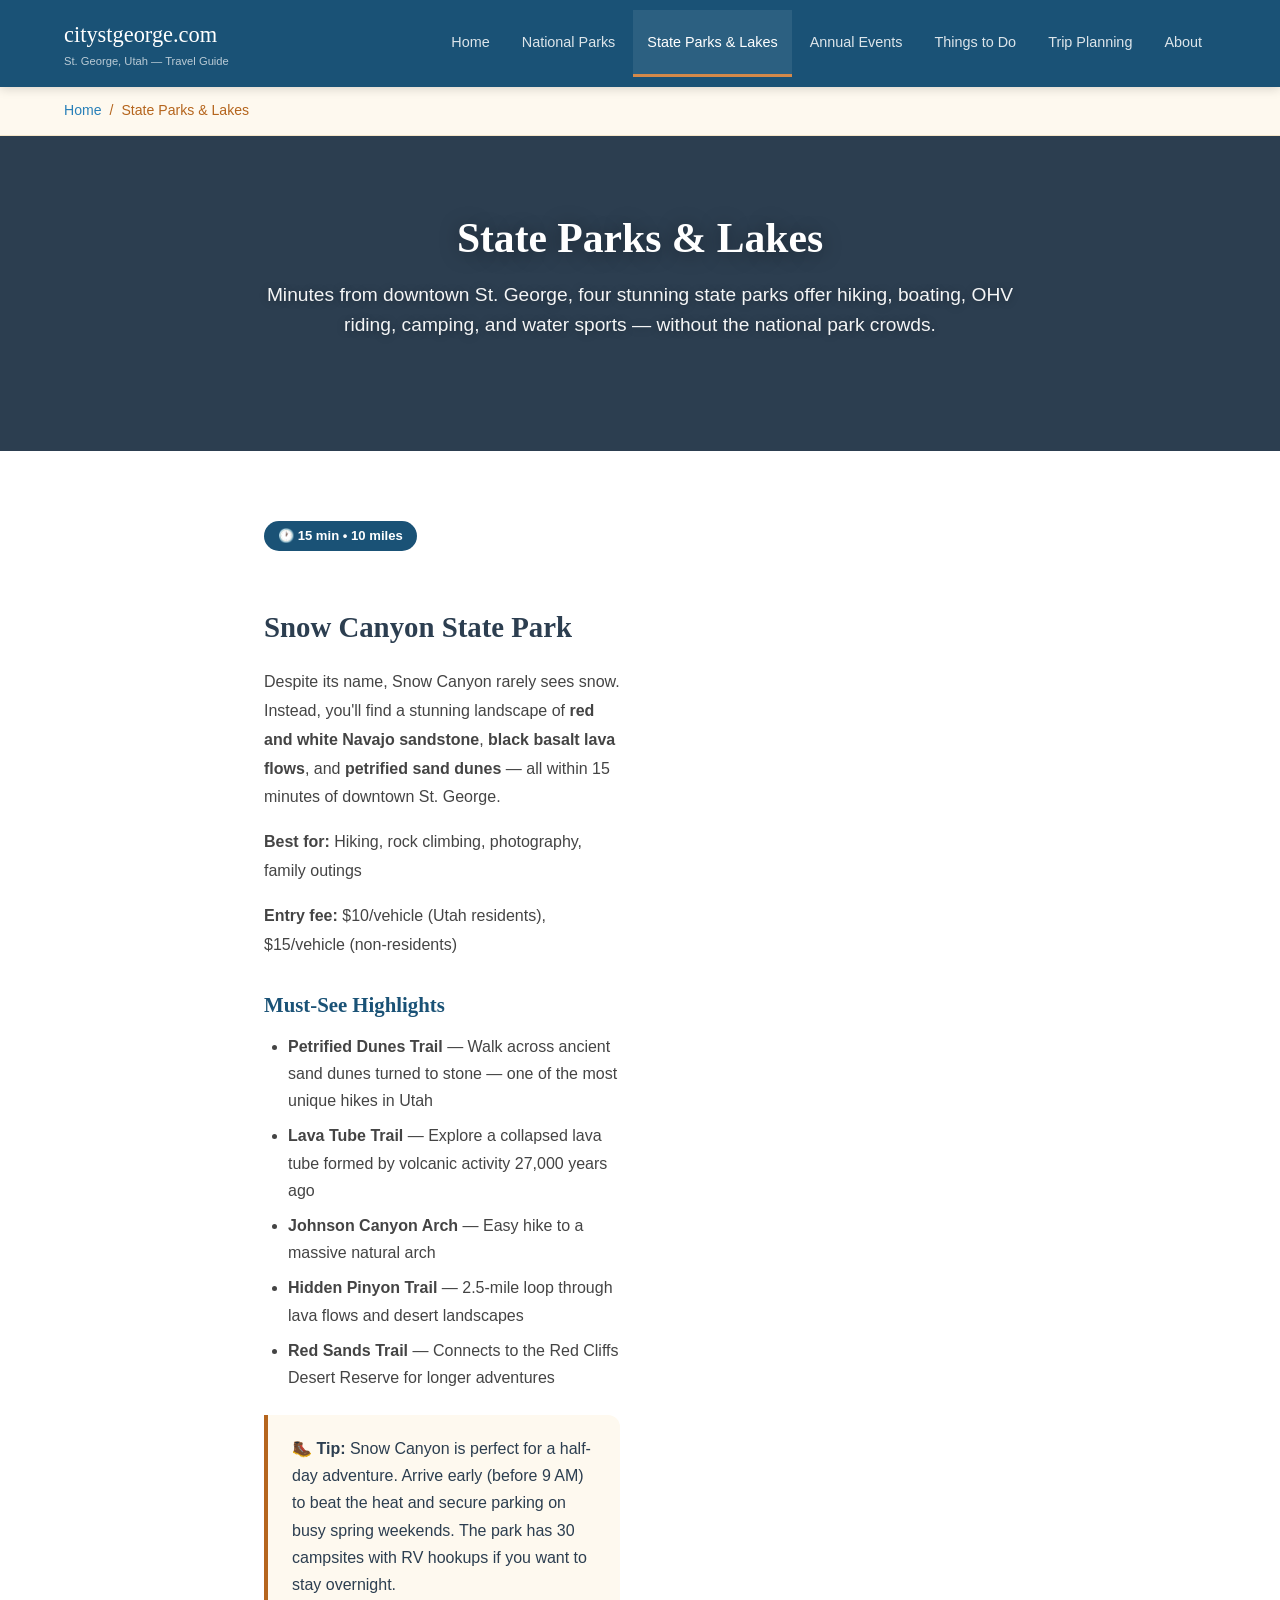
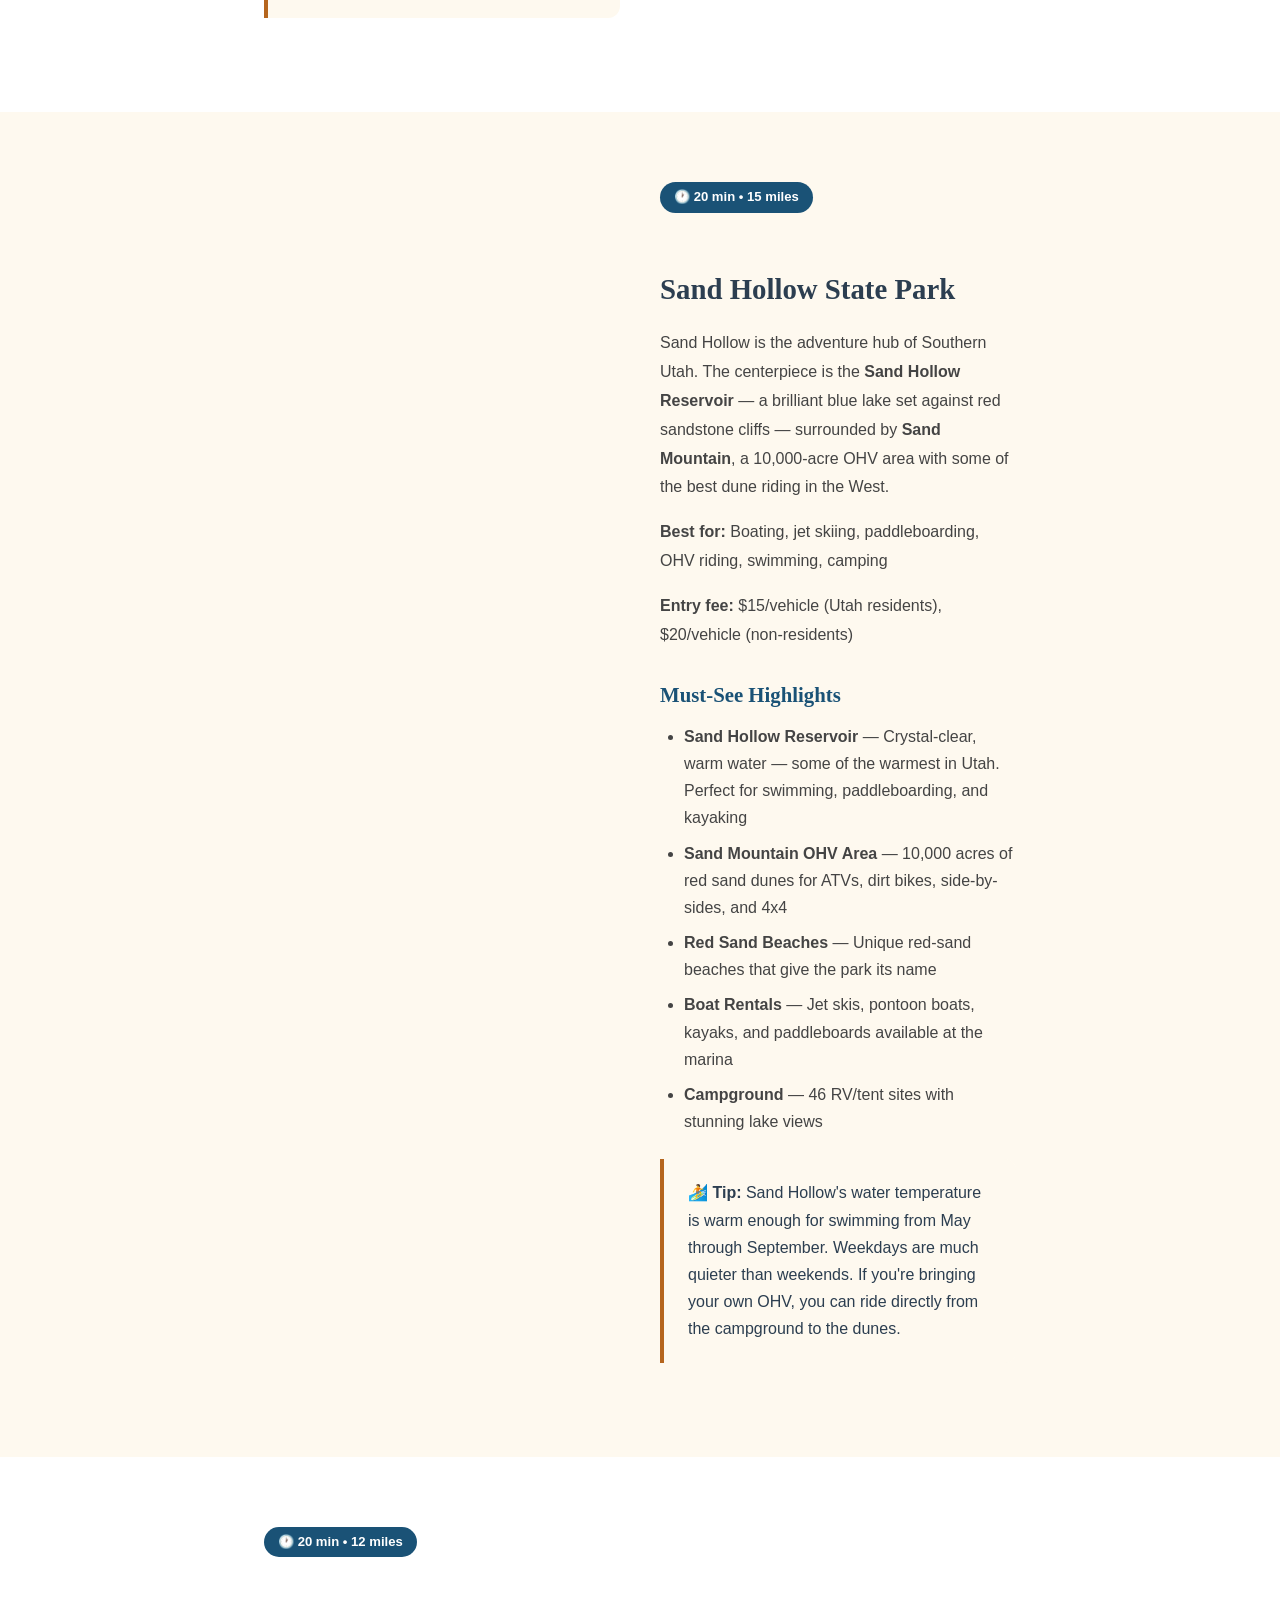
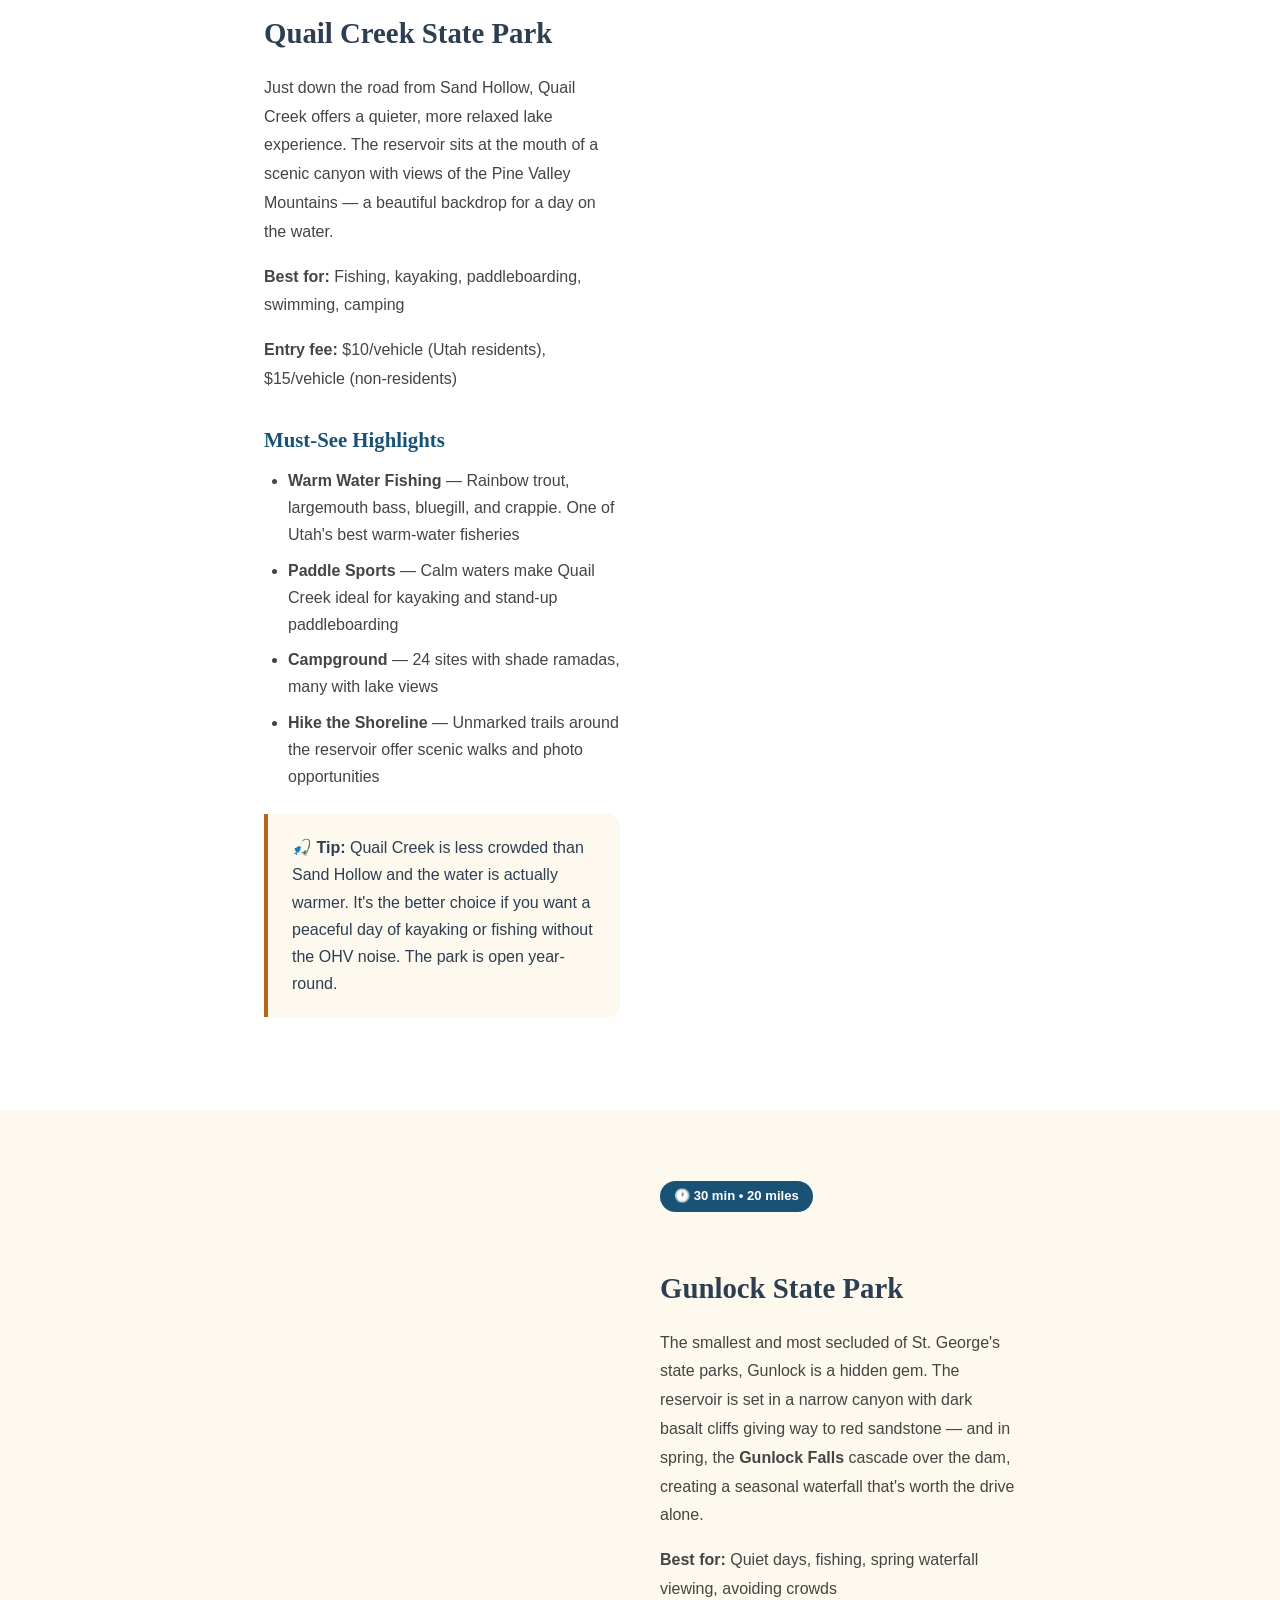
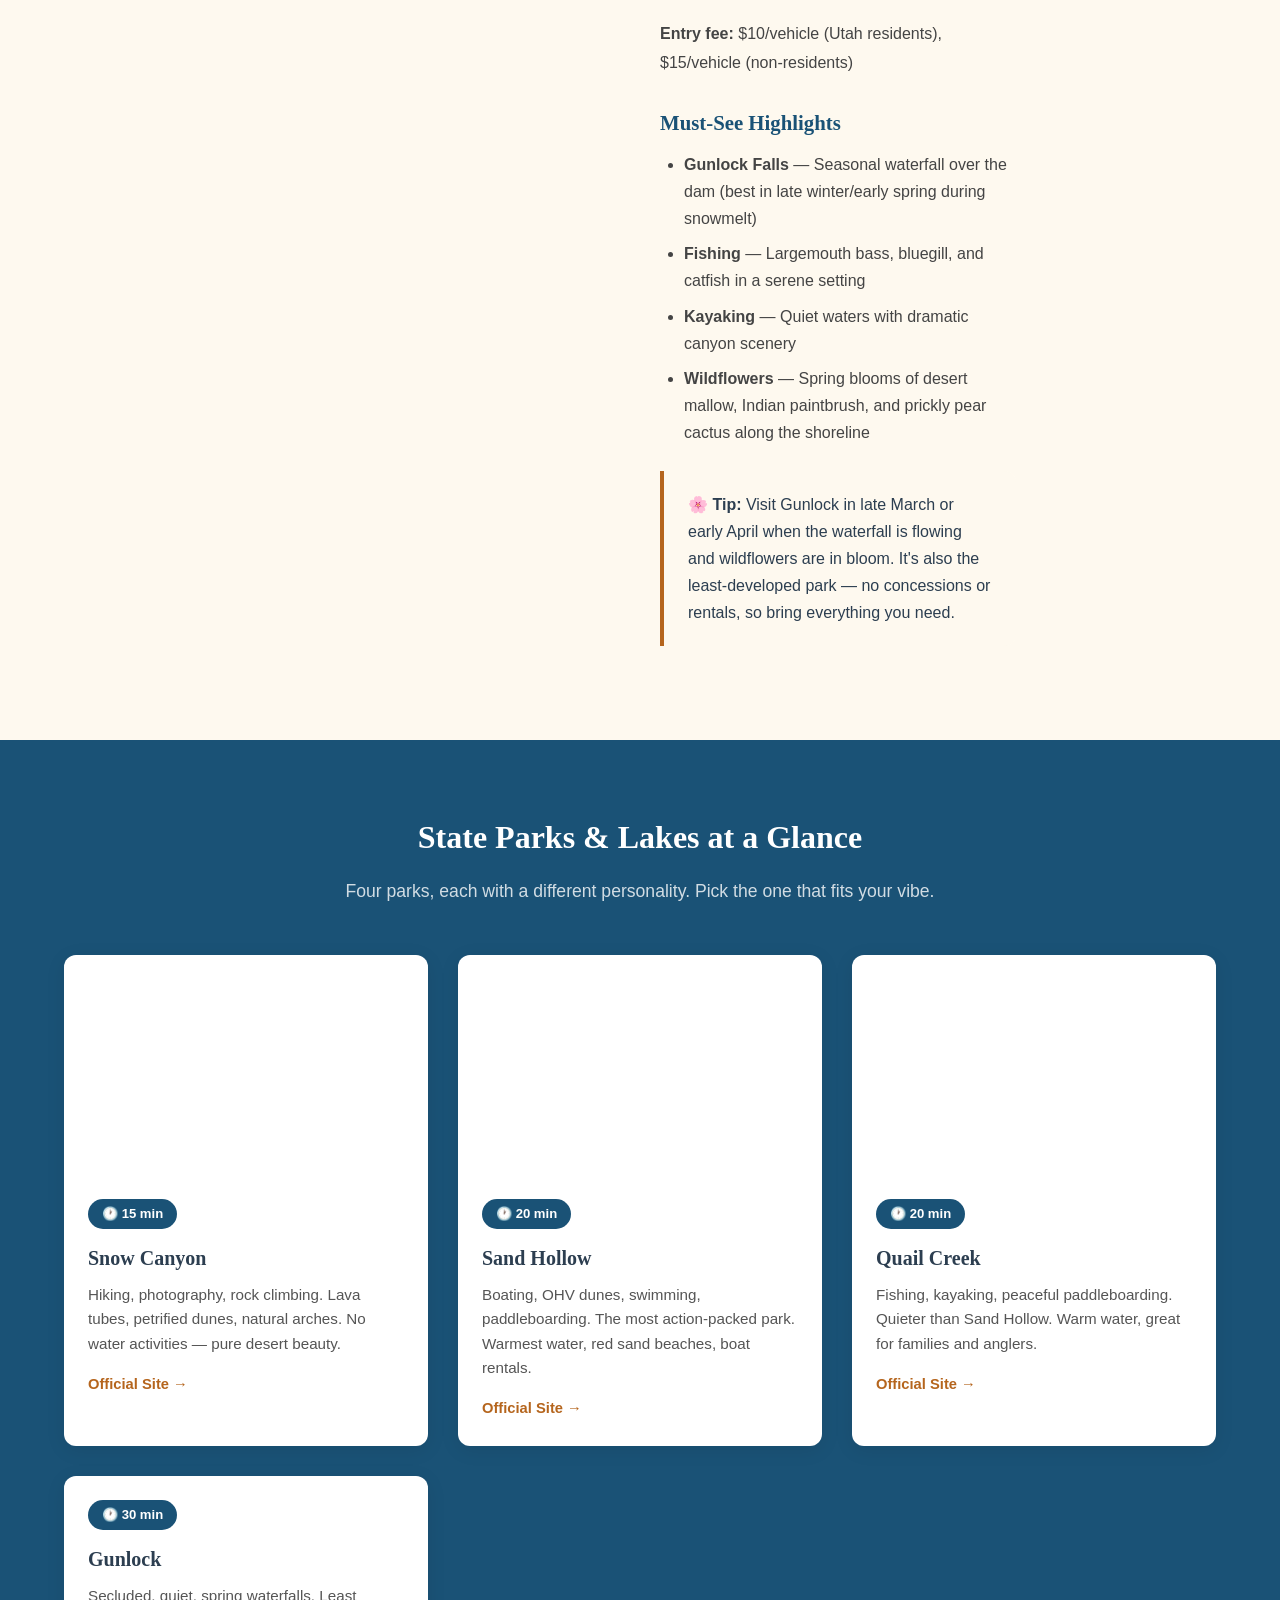
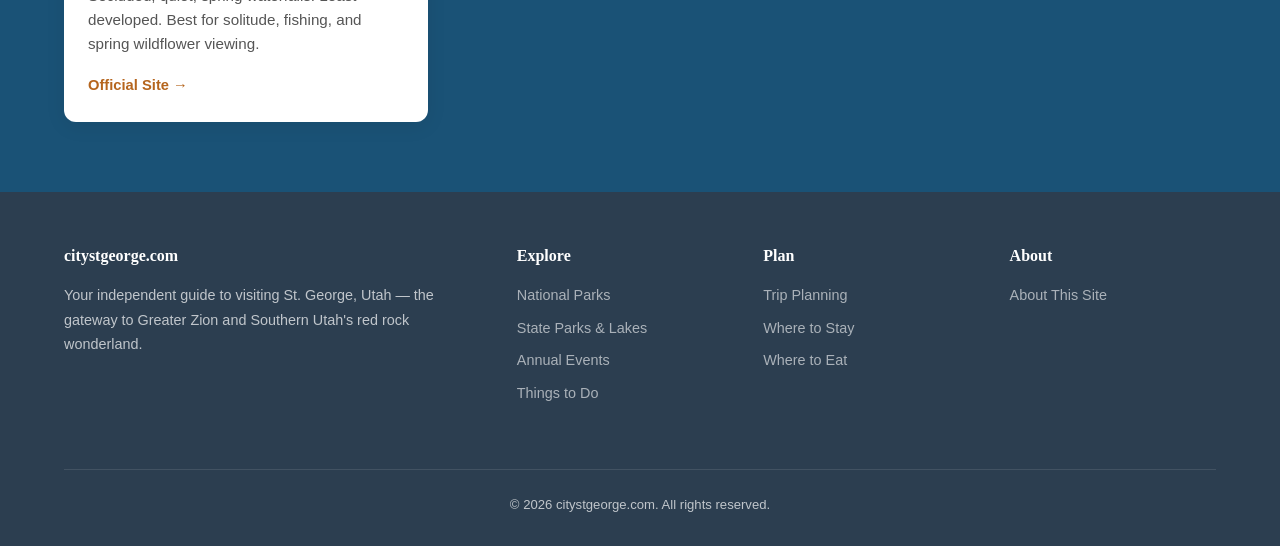
<file: pages/state-parks.html>
<!DOCTYPE html>
<html lang="en">
<head>
  <meta charset="UTF-8" />
  <meta name="viewport" content="width=device-width, initial-scale=1.0" />
  <title>State Parks & Lakes Near St. George — Snow Canyon, Sand Hollow, Quail Creek</title>
  <meta name="description" content="Discover St. George's local state parks: Snow Canyon's lava tubes & petrified dunes, Sand Hollow's red sand beaches & OHV dunes, Quail Creek's warm waters." />
  <!-- Google AdSense -->
  <script async src="https://pagead2.googlesyndication.com/pagead/js/adsbygoogle.js?client=ca-pub-7746099036553223"
     crossorigin="anonymous"></script>
  <link rel="stylesheet" href="../css/style.css" />
  <link rel="icon" type="image/svg+xml" href="data:image/svg+xml,<svg xmlns='http://www.w3.org/2000/svg' viewBox='0 0 100 100'><text y='.9em' font-size='90'>🏜️</text></svg>" />
</head>
<body>

  <nav>
    <div class="container">
      <div class="nav-brand">
        <a href="../index.html">citystgeorge.com <small>St. George, Utah — Travel Guide</small></a>
      </div>
      <button class="nav-toggle" aria-label="Toggle menu">☰</button>
      <ul class="nav-links">
        <li><a href="../index.html">Home</a></li>
        <li><a href="national-parks.html">National Parks</a></li>
        <li><a href="state-parks.html" class="active">State Parks & Lakes</a></li>
        <li><a href="annual-events.html">Annual Events</a></li>
        <li><a href="things-to-do.html">Things to Do</a></li>
        <li><a href="trip-planning.html">Trip Planning</a></li>
        <li><a href="about.html">About</a></li>
      </ul>
    </div>
  </nav>

  <div class="breadcrumbs">
    <div class="container">
      <a href="../index.html">Home</a>
      <span>/</span>
      <span>State Parks & Lakes</span>
    </div>
  </div>

  <section class="hero hero-sub">
    <div class="hero-bg" style="background-image: url('https://images.unsplash.com/photo-1668536371143-f9e7c4cbe85d?w=1600&q=80');"></div>
    <div class="hero-content">
      <h1>State Parks & Lakes</h1>
      <p>Minutes from downtown St. George, four stunning state parks offer hiking, boating, OHV riding, camping, and water sports — without the national park crowds.</p>
    </div>
  </section>

  <!-- Snow Canyon -->
  <section class="section">
    <div class="container content-page">
      <div class="two-col">
        <div>
          <span class="distance">🕐 15 min • 10 miles</span>
          <h2 style="text-align: left;">Snow Canyon State Park</h2>
          <p>Despite its name, Snow Canyon rarely sees snow. Instead, you'll find a stunning landscape of <strong>red and white Navajo sandstone</strong>, <strong>black basalt lava flows</strong>, and <strong>petrified sand dunes</strong> — all within 15 minutes of downtown St. George.</p>
          <p><strong>Best for:</strong> Hiking, rock climbing, photography, family outings</p>
          <p><strong>Entry fee:</strong> $10/vehicle (Utah residents), $15/vehicle (non-residents)</p>
          <h3>Must-See Highlights</h3>
          <ul>
            <li><strong>Petrified Dunes Trail</strong> — Walk across ancient sand dunes turned to stone — one of the most unique hikes in Utah</li>
            <li><strong>Lava Tube Trail</strong> — Explore a collapsed lava tube formed by volcanic activity 27,000 years ago</li>
            <li><strong>Johnson Canyon Arch</strong> — Easy hike to a massive natural arch</li>
            <li><strong>Hidden Pinyon Trail</strong> — 2.5-mile loop through lava flows and desert landscapes</li>
            <li><strong>Red Sands Trail</strong> — Connects to the Red Cliffs Desert Reserve for longer adventures</li>
          </ul>
          <div class="highlight-box">
            <strong>🥾 Tip:</strong> Snow Canyon is perfect for a half-day adventure. Arrive early (before 9 AM) to beat the heat and secure parking on busy spring weekends. The park has 30 campsites with RV hookups if you want to stay overnight.
          </div>
        </div>
        <div class="two-col-img" style="background-image: url('https://images.unsplash.com/photo-1657059653098-d88148d12046?w=800&q=80');"></div>
      </div>
    </div>
  </section>

  <!-- Sand Hollow -->
  <section class="section section-alt">
    <div class="container content-page">
      <div class="two-col">
        <div class="two-col-img" style="background-image: url('https://images.unsplash.com/photo-1780969079404-bebf0c8a07b6?w=800&q=80');"></div>
        <div>
          <span class="distance">🕐 20 min • 15 miles</span>
          <h2 style="text-align: left;">Sand Hollow State Park</h2>
          <p>Sand Hollow is the adventure hub of Southern Utah. The centerpiece is the <strong>Sand Hollow Reservoir</strong> — a brilliant blue lake set against red sandstone cliffs — surrounded by <strong>Sand Mountain</strong>, a 10,000-acre OHV area with some of the best dune riding in the West.</p>
          <p><strong>Best for:</strong> Boating, jet skiing, paddleboarding, OHV riding, swimming, camping</p>
          <p><strong>Entry fee:</strong> $15/vehicle (Utah residents), $20/vehicle (non-residents)</p>
          <h3>Must-See Highlights</h3>
          <ul>
            <li><strong>Sand Hollow Reservoir</strong> — Crystal-clear, warm water — some of the warmest in Utah. Perfect for swimming, paddleboarding, and kayaking</li>
            <li><strong>Sand Mountain OHV Area</strong> — 10,000 acres of red sand dunes for ATVs, dirt bikes, side-by-sides, and 4x4</li>
            <li><strong>Red Sand Beaches</strong> — Unique red-sand beaches that give the park its name</li>
            <li><strong>Boat Rentals</strong> — Jet skis, pontoon boats, kayaks, and paddleboards available at the marina</li>
            <li><strong>Campground</strong> — 46 RV/tent sites with stunning lake views</li>
          </ul>
          <div class="highlight-box">
            <strong>🏄 Tip:</strong> Sand Hollow's water temperature is warm enough for swimming from May through September. Weekdays are much quieter than weekends. If you're bringing your own OHV, you can ride directly from the campground to the dunes.
          </div>
        </div>
      </div>
    </div>
  </section>

  <!-- Quail Creek -->
  <section class="section">
    <div class="container content-page">
      <div class="two-col">
        <div>
          <span class="distance">🕐 20 min • 12 miles</span>
          <h2 style="text-align: left;">Quail Creek State Park</h2>
          <p>Just down the road from Sand Hollow, Quail Creek offers a quieter, more relaxed lake experience. The reservoir sits at the mouth of a scenic canyon with views of the Pine Valley Mountains — a beautiful backdrop for a day on the water.</p>
          <p><strong>Best for:</strong> Fishing, kayaking, paddleboarding, swimming, camping</p>
          <p><strong>Entry fee:</strong> $10/vehicle (Utah residents), $15/vehicle (non-residents)</p>
          <h3>Must-See Highlights</h3>
          <ul>
            <li><strong>Warm Water Fishing</strong> — Rainbow trout, largemouth bass, bluegill, and crappie. One of Utah's best warm-water fisheries</li>
            <li><strong>Paddle Sports</strong> — Calm waters make Quail Creek ideal for kayaking and stand-up paddleboarding</li>
            <li><strong>Campground</strong> — 24 sites with shade ramadas, many with lake views</li>
            <li><strong>Hike the Shoreline</strong> — Unmarked trails around the reservoir offer scenic walks and photo opportunities</li>
          </ul>
          <div class="highlight-box">
            <strong>🎣 Tip:</strong> Quail Creek is less crowded than Sand Hollow and the water is actually warmer. It's the better choice if you want a peaceful day of kayaking or fishing without the OHV noise. The park is open year-round.
          </div>
        </div>
        <div class="two-col-img" style="background-image: url('https://images.unsplash.com/photo-1551632811-561732d1e306?w=800&q=80');"></div>
      </div>
    </div>
  </section>

  <!-- Gunlock -->
  <section class="section section-alt">
    <div class="container content-page">
      <div class="two-col">
        <div class="two-col-img" style="background-image: url('https://images.unsplash.com/photo-1464822759023-fed622ff2c3b?w=800&q=80');"></div>
        <div>
          <span class="distance">🕐 30 min • 20 miles</span>
          <h2 style="text-align: left;">Gunlock State Park</h2>
          <p>The smallest and most secluded of St. George's state parks, Gunlock is a hidden gem. The reservoir is set in a narrow canyon with dark basalt cliffs giving way to red sandstone — and in spring, the <strong>Gunlock Falls</strong> cascade over the dam, creating a seasonal waterfall that's worth the drive alone.</p>
          <p><strong>Best for:</strong> Quiet days, fishing, spring waterfall viewing, avoiding crowds</p>
          <p><strong>Entry fee:</strong> $10/vehicle (Utah residents), $15/vehicle (non-residents)</p>
          <h3>Must-See Highlights</h3>
          <ul>
            <li><strong>Gunlock Falls</strong> — Seasonal waterfall over the dam (best in late winter/early spring during snowmelt)</li>
            <li><strong>Fishing</strong> — Largemouth bass, bluegill, and catfish in a serene setting</li>
            <li><strong>Kayaking</strong> — Quiet waters with dramatic canyon scenery</li>
            <li><strong>Wildflowers</strong> — Spring blooms of desert mallow, Indian paintbrush, and prickly pear cactus along the shoreline</li>
          </ul>
          <div class="highlight-box">
            <strong>🌸 Tip:</strong> Visit Gunlock in late March or early April when the waterfall is flowing and wildflowers are in bloom. It's also the least-developed park — no concessions or rentals, so bring everything you need.
          </div>
        </div>
      </div>
    </div>
  </section>

  <!-- Comparison Grid -->
  <section class="section section-dark">
    <div class="container">
      <h2>State Parks & Lakes at a Glance</h2>
      <p class="section-subtitle">Four parks, each with a different personality. Pick the one that fits your vibe.</p>
      <div class="card-grid">
        <div class="card">
          <div class="card-img" style="background-image: url('https://images.unsplash.com/photo-1657059653098-d88148d12046?w=600&q=80');"></div>
          <div class="card-body">
            <span class="distance">🕐 15 min</span>
            <h3>Snow Canyon</h3>
            <p>Hiking, photography, rock climbing. Lava tubes, petrified dunes, natural arches. No water activities — pure desert beauty.</p>
            <a href="https://stateparks.utah.gov/parks/snow-canyon/" class="card-link" target="_blank">Official Site →</a>
          </div>
        </div>
        <div class="card">
          <div class="card-img" style="background-image: url('https://images.unsplash.com/photo-1780969079404-bebf0c8a07b6?w=600&q=80');"></div>
          <div class="card-body">
            <span class="distance">🕐 20 min</span>
            <h3>Sand Hollow</h3>
            <p>Boating, OHV dunes, swimming, paddleboarding. The most action-packed park. Warmest water, red sand beaches, boat rentals.</p>
            <a href="https://stateparks.utah.gov/parks/sand-hollow/" class="card-link" target="_blank">Official Site →</a>
          </div>
        </div>
        <div class="card">
          <div class="card-img" style="background-image: url('https://images.unsplash.com/photo-1464822759023-fed622ff2c3b?w=600&q=80');"></div>
          <div class="card-body">
            <span class="distance">🕐 20 min</span>
            <h3>Quail Creek</h3>
            <p>Fishing, kayaking, peaceful paddleboarding. Quieter than Sand Hollow. Warm water, great for families and anglers.</p>
            <a href="https://stateparks.utah.gov/parks/quail-creek/" class="card-link" target="_blank">Official Site →</a>
          </div>
        </div>
        <div class="card">
          <div class="card-body">
            <span class="distance">🕐 30 min</span>
            <h3>Gunlock</h3>
            <p>Secluded, quiet, spring waterfalls. Least developed. Best for solitude, fishing, and spring wildflower viewing.</p>
            <a href="https://stateparks.utah.gov/parks/gunlock/" class="card-link" target="_blank">Official Site →</a>
          </div>
        </div>
      </div>
    </div>
  </section>

  <footer>
    <div class="container">
      <div>
        <h4>citystgeorge.com</h4>
        <p>Your independent guide to visiting St. George, Utah — the gateway to Greater Zion and Southern Utah's red rock wonderland.</p>
      </div>
      <div>
        <h4>Explore</h4>
        <ul>
          <li><a href="national-parks.html">National Parks</a></li>
          <li><a href="state-parks.html">State Parks & Lakes</a></li>
          <li><a href="annual-events.html">Annual Events</a></li>
          <li><a href="things-to-do.html">Things to Do</a></li>
        </ul>
      </div>
      <div>
        <h4>Plan</h4>
        <ul>
          <li><a href="trip-planning.html">Trip Planning</a></li>
          <li><a href="trip-planning.html#lodging">Where to Stay</a></li>
          <li><a href="trip-planning.html#dining">Where to Eat</a></li>
        </ul>
      </div>
      <div>
        <h4>About</h4>
        <ul>
          <li><a href="about.html">About This Site</a></li>
        </ul>
      </div>
      <div class="footer-bottom">
        <p>&copy; 2026 citystgeorge.com. All rights reserved.</p>
      </div>
    </div>
  </footer>

  <script src="../js/main.js"></script>
</body>
</html>
</file>
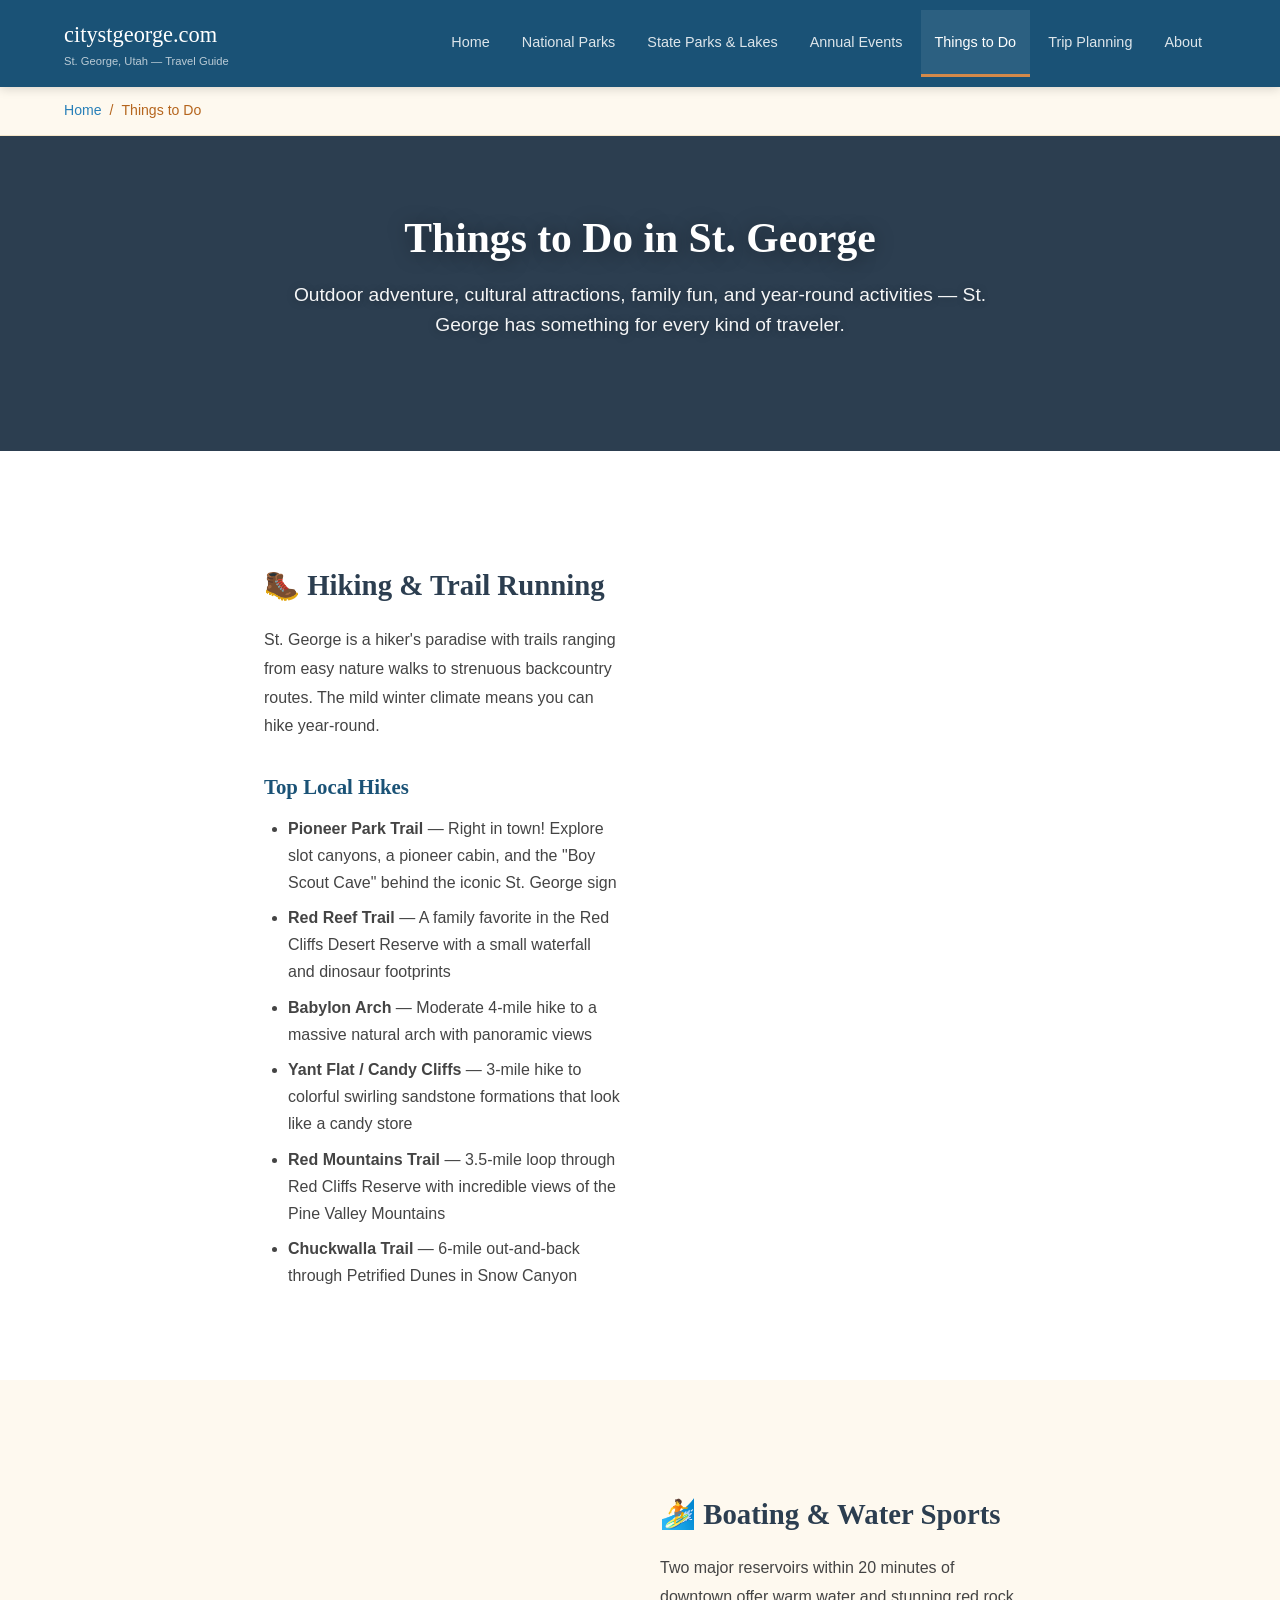
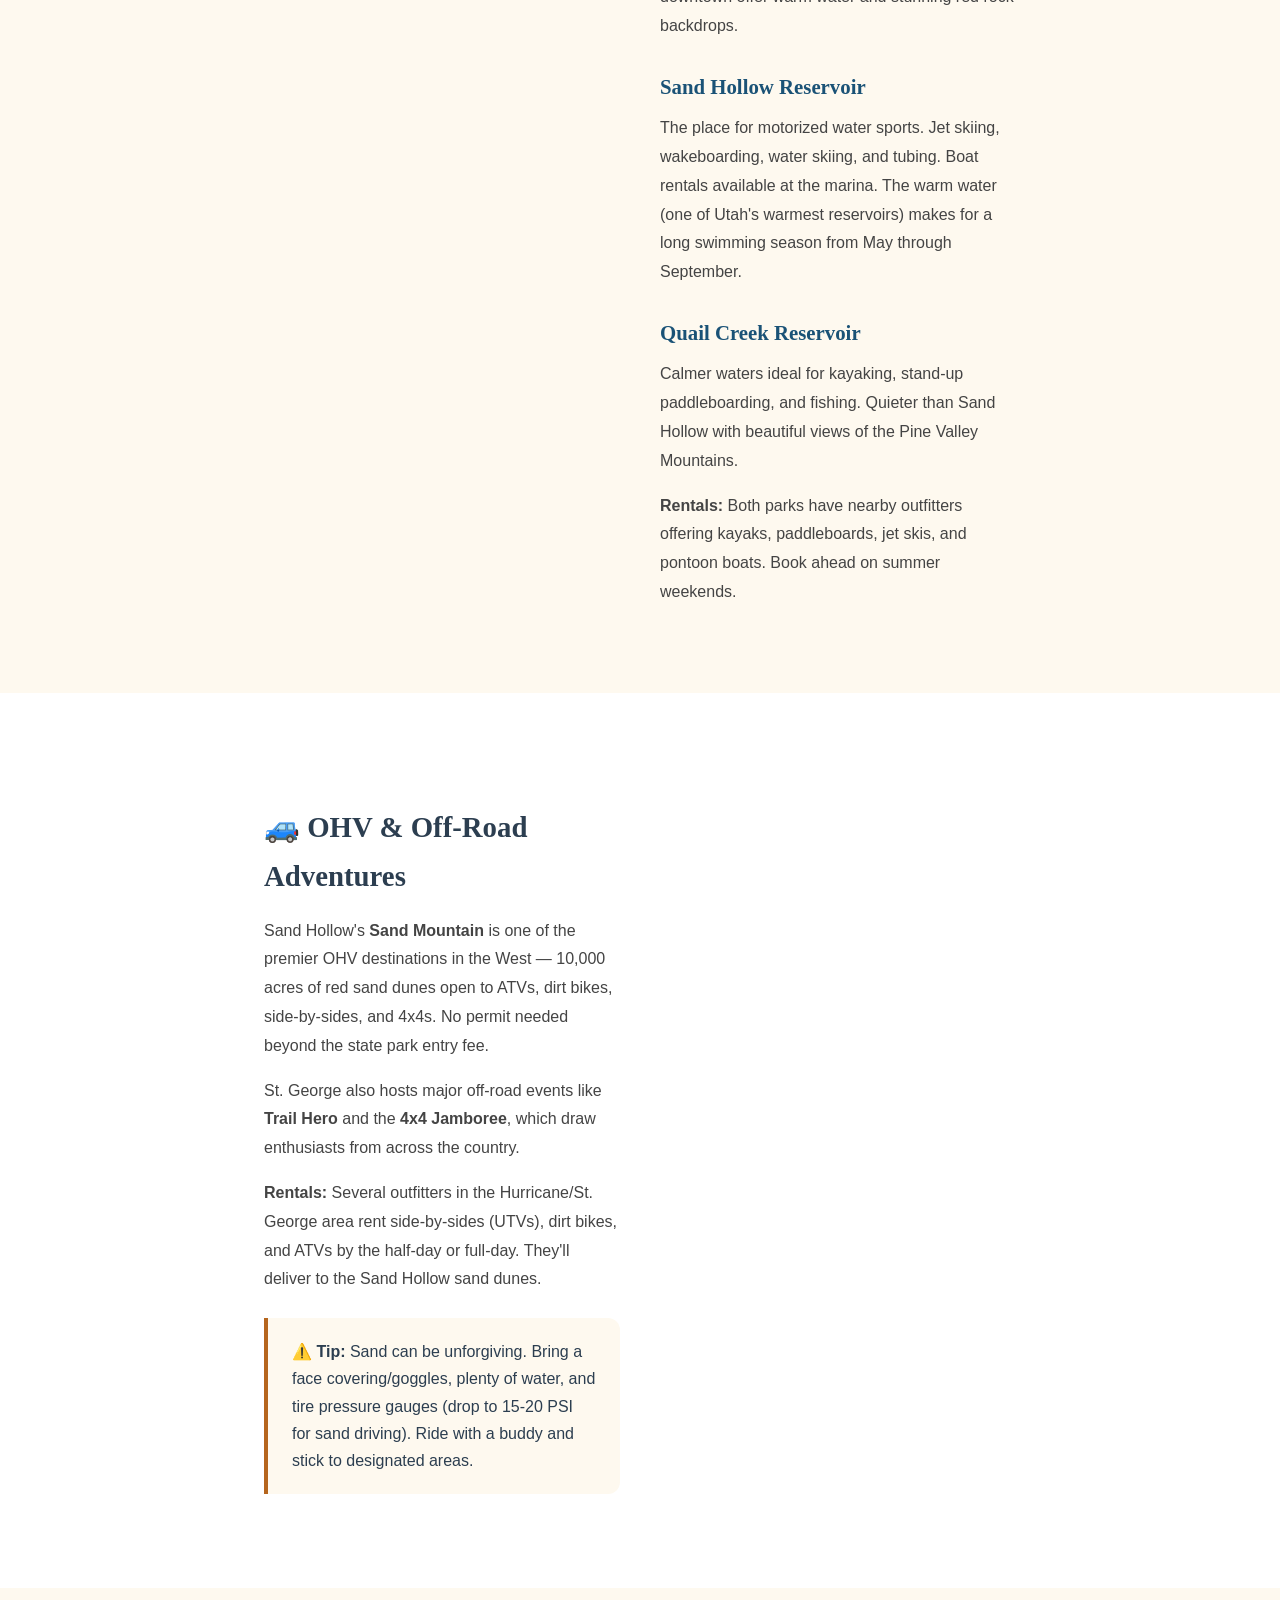
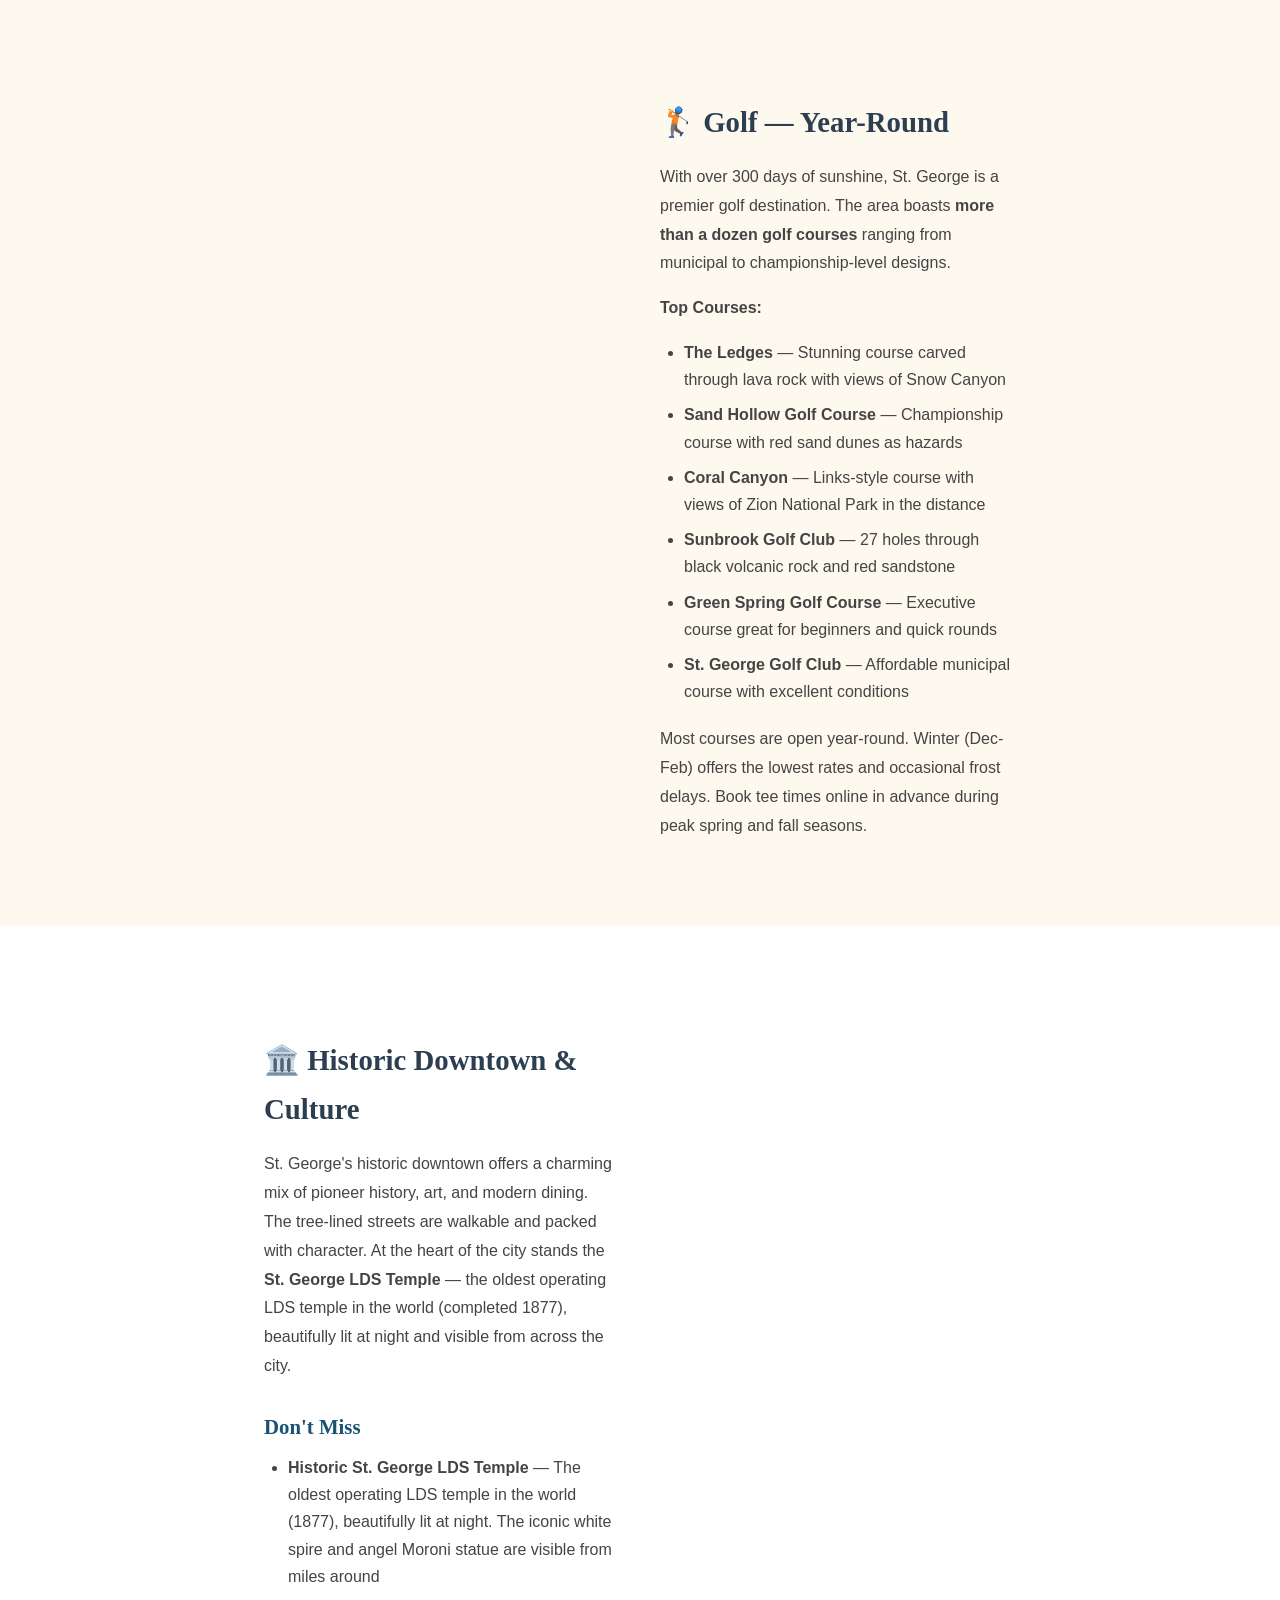
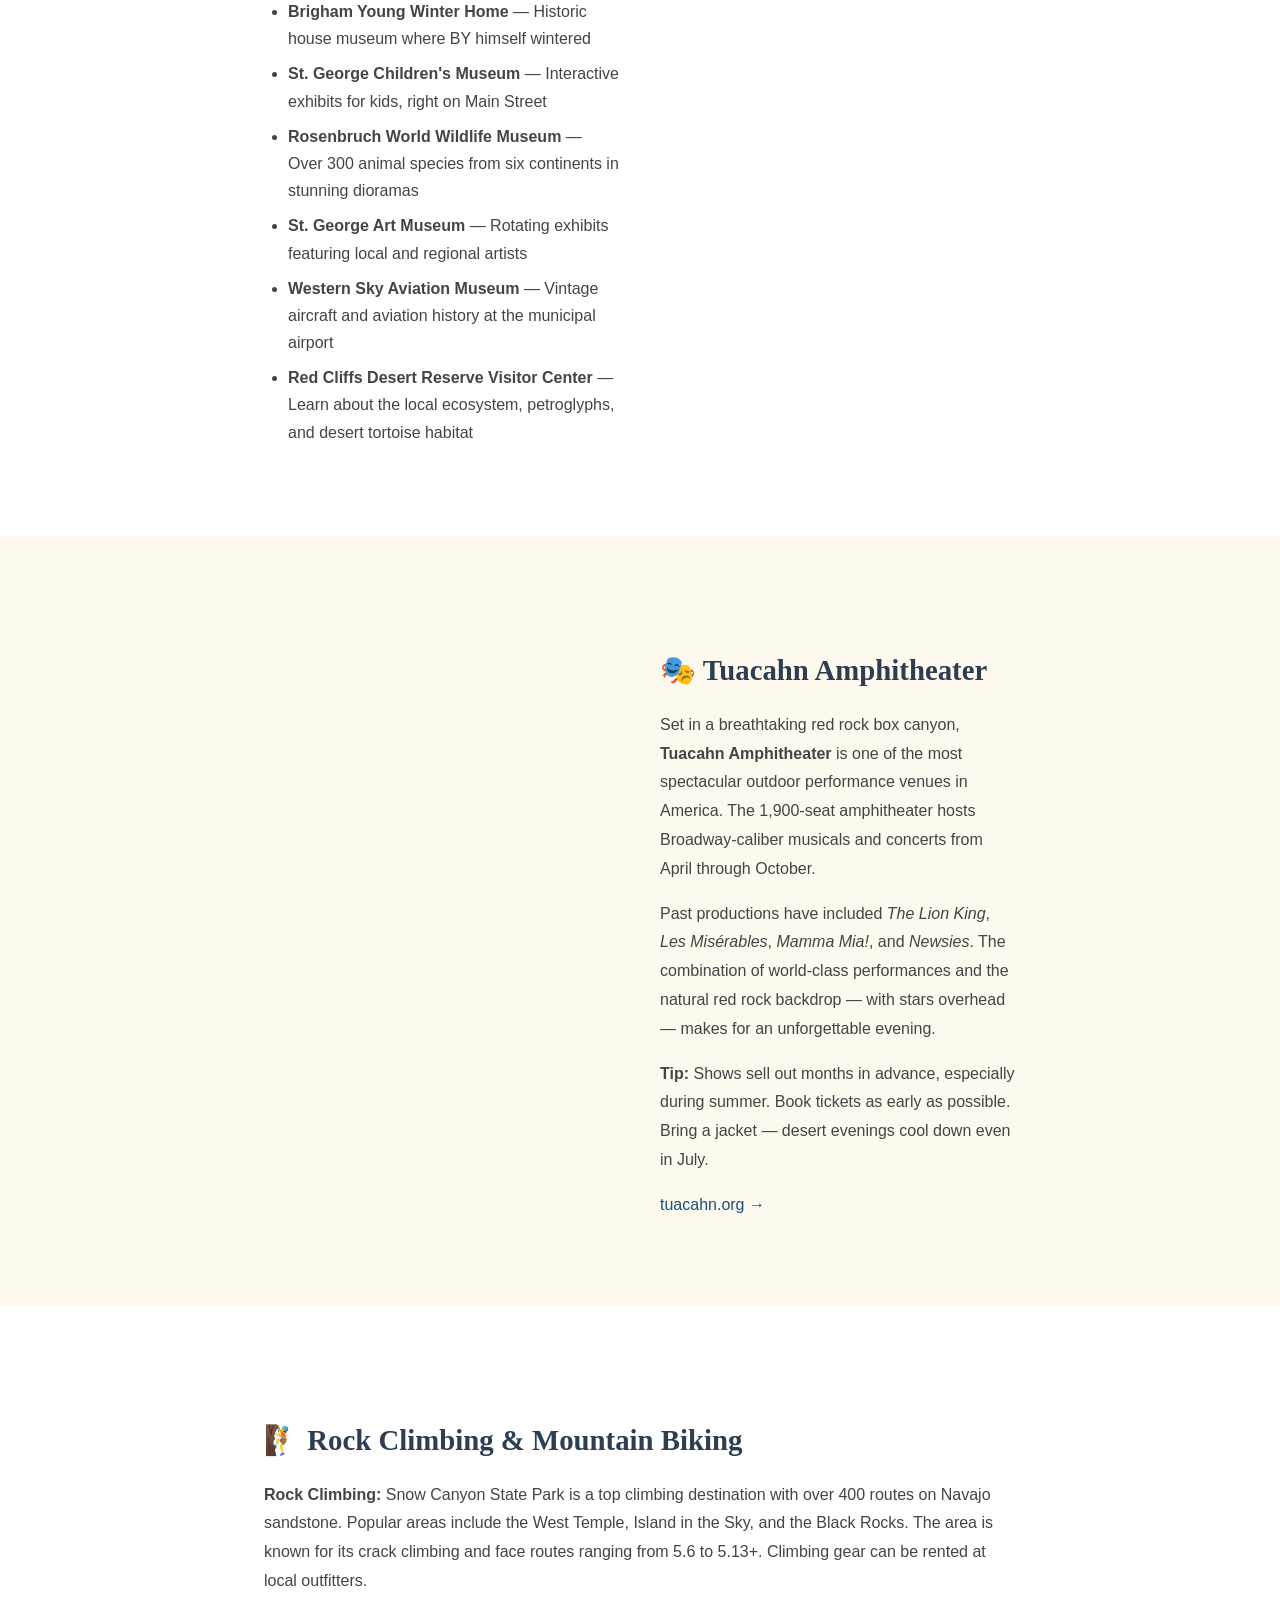
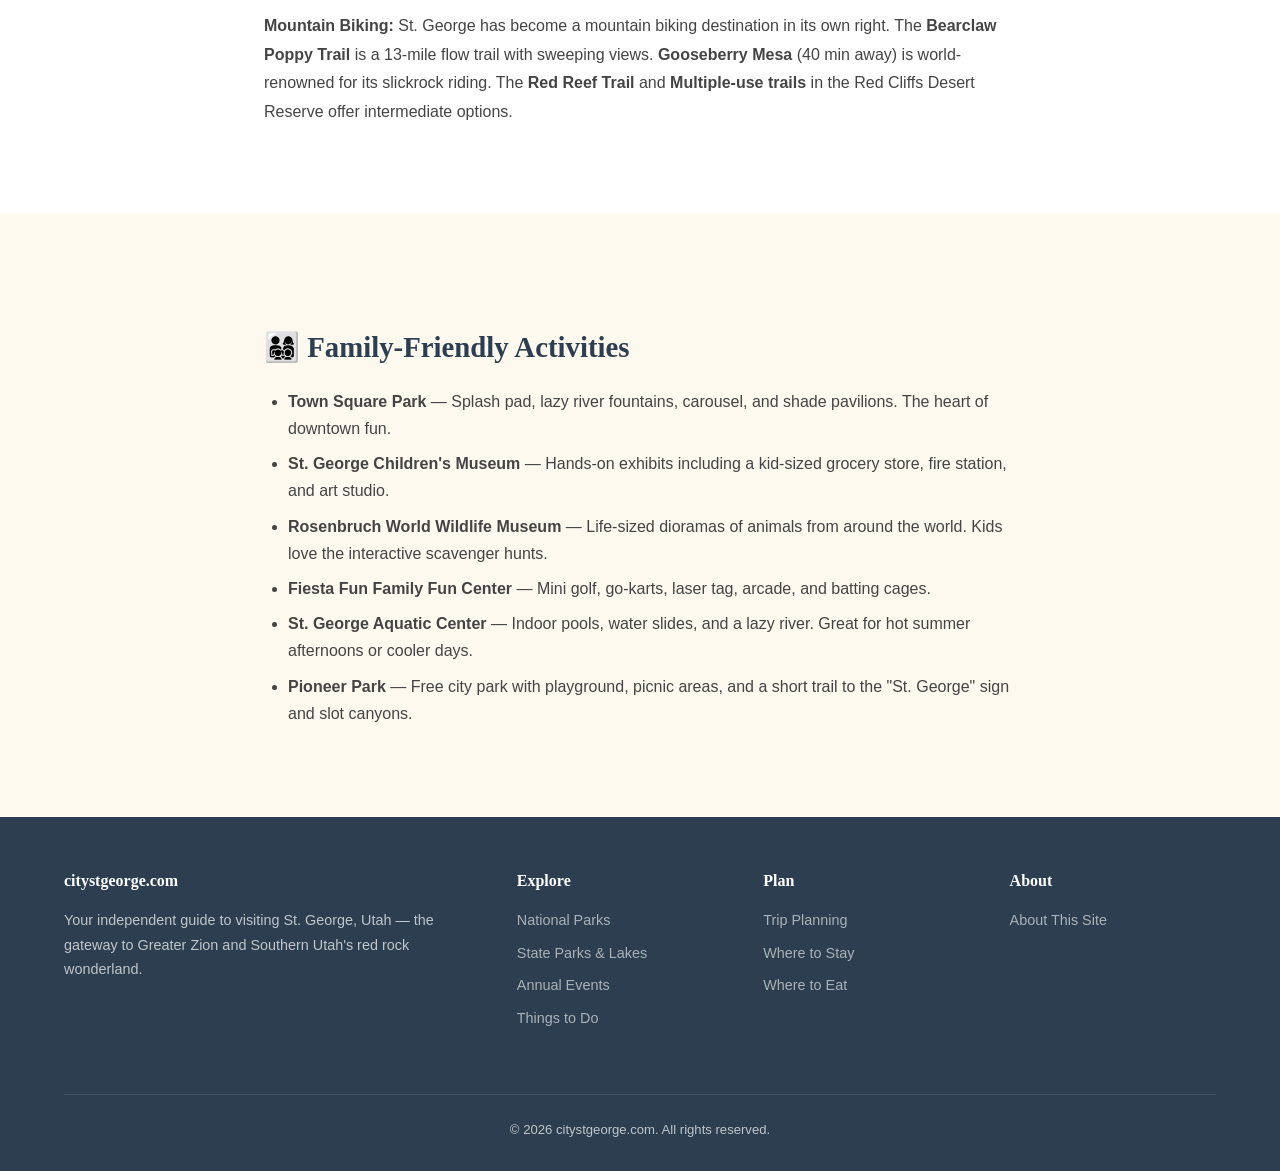
<file: pages/things-to-do.html>
<!DOCTYPE html>
<html lang="en">
<head>
  <meta charset="UTF-8" />
  <meta name="viewport" content="width=device-width, initial-scale=1.0" />
  <title>Things to Do in St. George, Utah — Hiking, Boating, Golf, Museums & More</title>
  <meta name="description" content="The best things to do in St. George Utah: hiking trails, boating at Sand Hollow, OHV riding, golf, historic downtown, Tuacahn amphitheater, museums, and family activities." />
  <!-- Google AdSense -->
  <script async src="https://pagead2.googlesyndication.com/pagead/js/adsbygoogle.js?client=ca-pub-7746099036553223"
     crossorigin="anonymous"></script>
  <link rel="stylesheet" href="../css/style.css" />
  <link rel="icon" type="image/svg+xml" href="data:image/svg+xml,<svg xmlns='http://www.w3.org/2000/svg' viewBox='0 0 100 100'><text y='.9em' font-size='90'>🏜️</text></svg>" />
</head>
<body>

  <nav>
    <div class="container">
      <div class="nav-brand">
        <a href="../index.html">citystgeorge.com <small>St. George, Utah — Travel Guide</small></a>
      </div>
      <button class="nav-toggle" aria-label="Toggle menu">☰</button>
      <ul class="nav-links">
        <li><a href="../index.html">Home</a></li>
        <li><a href="national-parks.html">National Parks</a></li>
        <li><a href="state-parks.html">State Parks & Lakes</a></li>
        <li><a href="annual-events.html">Annual Events</a></li>
        <li><a href="things-to-do.html" class="active">Things to Do</a></li>
        <li><a href="trip-planning.html">Trip Planning</a></li>
        <li><a href="about.html">About</a></li>
      </ul>
    </div>
  </nav>

  <div class="breadcrumbs">
    <div class="container">
      <a href="../index.html">Home</a>
      <span>/</span>
      <span>Things to Do</span>
    </div>
  </div>

  <section class="hero hero-sub">
    <div class="hero-bg" style="background-image: url('https://images.unsplash.com/photo-1551632811-561732d1e306?w=1600&q=80');"></div>
    <div class="hero-content">
      <h1>Things to Do in St. George</h1>
      <p>Outdoor adventure, cultural attractions, family fun, and year-round activities — St. George has something for every kind of traveler.</p>
    </div>
  </section>

  <!-- Hiking -->
  <section class="section">
    <div class="container content-page">
      <div class="two-col">
        <div>
          <h2 style="text-align: left;">🥾 Hiking & Trail Running</h2>
          <p>St. George is a hiker's paradise with trails ranging from easy nature walks to strenuous backcountry routes. The mild winter climate means you can hike year-round.</p>
          <h3>Top Local Hikes</h3>
          <ul>
            <li><strong>Pioneer Park Trail</strong> — Right in town! Explore slot canyons, a pioneer cabin, and the "Boy Scout Cave" behind the iconic St. George sign</li>
            <li><strong>Red Reef Trail</strong> — A family favorite in the Red Cliffs Desert Reserve with a small waterfall and dinosaur footprints</li>
            <li><strong>Babylon Arch</strong> — Moderate 4-mile hike to a massive natural arch with panoramic views</li>
            <li><strong>Yant Flat / Candy Cliffs</strong> — 3-mile hike to colorful swirling sandstone formations that look like a candy store</li>
            <li><strong>Red Mountains Trail</strong> — 3.5-mile loop through Red Cliffs Reserve with incredible views of the Pine Valley Mountains</li>
            <li><strong>Chuckwalla Trail</strong> — 6-mile out-and-back through Petrified Dunes in Snow Canyon</li>
          </ul>
        </div>
        <div class="two-col-img" style="background-image: url('https://images.unsplash.com/photo-1551632811-561732d1e306?w=800&q=80');"></div>
      </div>
    </div>
  </section>

  <!-- Water Sports -->
  <section class="section section-alt">
    <div class="container content-page">
      <div class="two-col">
        <div class="two-col-img" style="background-image: url('https://images.unsplash.com/photo-1780969079404-bebf0c8a07b6?w=800&q=80');"></div>
        <div>
          <h2 style="text-align: left;">🏄 Boating & Water Sports</h2>
          <p>Two major reservoirs within 20 minutes of downtown offer warm water and stunning red rock backdrops.</p>
          <h3>Sand Hollow Reservoir</h3>
          <p>The place for motorized water sports. Jet skiing, wakeboarding, water skiing, and tubing. Boat rentals available at the marina. The warm water (one of Utah's warmest reservoirs) makes for a long swimming season from May through September.</p>
          <h3>Quail Creek Reservoir</h3>
          <p>Calmer waters ideal for kayaking, stand-up paddleboarding, and fishing. Quieter than Sand Hollow with beautiful views of the Pine Valley Mountains.</p>
          <p><strong>Rentals:</strong> Both parks have nearby outfitters offering kayaks, paddleboards, jet skis, and pontoon boats. Book ahead on summer weekends.</p>
        </div>
      </div>
    </div>
  </section>

  <!-- OHV & Off-Road -->
  <section class="section">
    <div class="container content-page">
      <div class="two-col">
        <div>
          <h2 style="text-align: left;">🚙 OHV & Off-Road Adventures</h2>
          <p>Sand Hollow's <strong>Sand Mountain</strong> is one of the premier OHV destinations in the West — 10,000 acres of red sand dunes open to ATVs, dirt bikes, side-by-sides, and 4x4s. No permit needed beyond the state park entry fee.</p>
          <p>St. George also hosts major off-road events like <strong>Trail Hero</strong> and the <strong>4x4 Jamboree</strong>, which draw enthusiasts from across the country.</p>
          <p><strong>Rentals:</strong> Several outfitters in the Hurricane/St. George area rent side-by-sides (UTVs), dirt bikes, and ATVs by the half-day or full-day. They'll deliver to the Sand Hollow sand dunes.</p>
          <div class="highlight-box">
            <strong>⚠️ Tip:</strong> Sand can be unforgiving. Bring a face covering/goggles, plenty of water, and tire pressure gauges (drop to 15-20 PSI for sand driving). Ride with a buddy and stick to designated areas.
          </div>
        </div>
        <div class="two-col-img" style="background-image: url('https://images.unsplash.com/photo-1610391547403-008e878e8b76?w=800&q=80');"></div>
      </div>
    </div>
  </section>

  <!-- Golf -->
  <section class="section section-alt">
    <div class="container content-page">
      <div class="two-col">
        <div class="two-col-img" style="background-image: url('https://images.unsplash.com/photo-1724280984350-05048dd7c212?w=800&q=80');"></div>
        <div>
          <h2 style="text-align: left;">🏌️ Golf — Year-Round</h2>
          <p>With over 300 days of sunshine, St. George is a premier golf destination. The area boasts <strong>more than a dozen golf courses</strong> ranging from municipal to championship-level designs.</p>
          <p><strong>Top Courses:</strong></p>
          <ul>
            <li><strong>The Ledges</strong> — Stunning course carved through lava rock with views of Snow Canyon</li>
            <li><strong>Sand Hollow Golf Course</strong> — Championship course with red sand dunes as hazards</li>
            <li><strong>Coral Canyon</strong> — Links-style course with views of Zion National Park in the distance</li>
            <li><strong>Sunbrook Golf Club</strong> — 27 holes through black volcanic rock and red sandstone</li>
            <li><strong>Green Spring Golf Course</strong> — Executive course great for beginners and quick rounds</li>
            <li><strong>St. George Golf Club</strong> — Affordable municipal course with excellent conditions</li>
          </ul>
          <p>Most courses are open year-round. Winter (Dec-Feb) offers the lowest rates and occasional frost delays. Book tee times online in advance during peak spring and fall seasons.</p>
        </div>
      </div>
    </div>
  </section>

  <!-- Historic Downtown & Culture -->
  <section class="section">
    <div class="container content-page">
      <div class="two-col">
        <div>
          <h2 style="text-align: left;">🏛️ Historic Downtown & Culture</h2>
          <p>St. George's historic downtown offers a charming mix of pioneer history, art, and modern dining. The tree-lined streets are walkable and packed with character. At the heart of the city stands the <strong>St. George LDS Temple</strong> — the oldest operating LDS temple in the world (completed 1877), beautifully lit at night and visible from across the city.</p>
          <h3>Don't Miss</h3>
          <ul>
            <li><strong>Historic St. George LDS Temple</strong> — The oldest operating LDS temple in the world (1877), beautifully lit at night. The iconic white spire and angel Moroni statue are visible from miles around</li>
            <li><strong>Brigham Young Winter Home</strong> — Historic house museum where BY himself wintered</li>
            <li><strong>St. George Children's Museum</strong> — Interactive exhibits for kids, right on Main Street</li>
            <li><strong>Rosenbruch World Wildlife Museum</strong> — Over 300 animal species from six continents in stunning dioramas</li>
            <li><strong>St. George Art Museum</strong> — Rotating exhibits featuring local and regional artists</li>
            <li><strong>Western Sky Aviation Museum</strong> — Vintage aircraft and aviation history at the municipal airport</li>
            <li><strong>Red Cliffs Desert Reserve Visitor Center</strong> — Learn about the local ecosystem, petroglyphs, and desert tortoise habitat</li>
          </ul>
        </div>
        <div class="two-col-img" style="background-image: url('https://upload.wikimedia.org/wikipedia/commons/thumb/c/c5/St._George_Utah_Temple_2023-10-02.jpg/960px-St._George_Utah_Temple_2023-10-02.jpg'); background-size: cover; background-position: center;"></div>
      </div>
    </div>
  </section>

  <!-- Tuacahn & Entertainment -->
  <section class="section section-alt">
    <div class="container content-page">
      <div class="two-col">
        <div class="two-col-img" style="background-image: url('https://images.unsplash.com/photo-1547153760-18fc86324498?w=800&q=80');"></div>
        <div>
          <h2 style="text-align: left;">🎭 Tuacahn Amphitheater</h2>
          <p>Set in a breathtaking red rock box canyon, <strong>Tuacahn Amphitheater</strong> is one of the most spectacular outdoor performance venues in America. The 1,900-seat amphitheater hosts Broadway-caliber musicals and concerts from April through October.</p>
          <p>Past productions have included <em>The Lion King</em>, <em>Les Misérables</em>, <em>Mamma Mia!</em>, and <em>Newsies</em>. The combination of world-class performances and the natural red rock backdrop — with stars overhead — makes for an unforgettable evening.</p>
          <p><strong>Tip:</strong> Shows sell out months in advance, especially during summer. Book tickets as early as possible. Bring a jacket — desert evenings cool down even in July.</p>
          <p><a href="https://tuacahn.org" target="_blank">tuacahn.org →</a></p>
        </div>
      </div>
    </div>
  </section>

  <!-- Rock Climbing & Biking -->
  <section class="section">
    <div class="container content-page">
      <h2 style="text-align: left;">🧗 Rock Climbing & Mountain Biking</h2>
      <p><strong>Rock Climbing:</strong> Snow Canyon State Park is a top climbing destination with over 400 routes on Navajo sandstone. Popular areas include the West Temple, Island in the Sky, and the Black Rocks. The area is known for its crack climbing and face routes ranging from 5.6 to 5.13+. Climbing gear can be rented at local outfitters.</p>
      <p><strong>Mountain Biking:</strong> St. George has become a mountain biking destination in its own right. The <strong>Bearclaw Poppy Trail</strong> is a 13-mile flow trail with sweeping views. <strong>Gooseberry Mesa</strong> (40 min away) is world-renowned for its slickrock riding. The <strong>Red Reef Trail</strong> and <strong>Multiple-use trails</strong> in the Red Cliffs Desert Reserve offer intermediate options.</p>
    </div>
  </section>

  <!-- Family Fun -->
  <section class="section section-alt">
    <div class="container content-page">
      <h2 style="text-align: left;">👨‍👩‍👧‍👦 Family-Friendly Activities</h2>
      <ul>
        <li><strong>Town Square Park</strong> — Splash pad, lazy river fountains, carousel, and shade pavilions. The heart of downtown fun.</li>
        <li><strong>St. George Children's Museum</strong> — Hands-on exhibits including a kid-sized grocery store, fire station, and art studio.</li>
        <li><strong>Rosenbruch World Wildlife Museum</strong> — Life-sized dioramas of animals from around the world. Kids love the interactive scavenger hunts.</li>
        <li><strong>Fiesta Fun Family Fun Center</strong> — Mini golf, go-karts, laser tag, arcade, and batting cages.</li>
        <li><strong>St. George Aquatic Center</strong> — Indoor pools, water slides, and a lazy river. Great for hot summer afternoons or cooler days.</li>
        <li><strong>Pioneer Park</strong> — Free city park with playground, picnic areas, and a short trail to the "St. George" sign and slot canyons.</li>
      </ul>
    </div>
  </section>

  <footer>
    <div class="container">
      <div>
        <h4>citystgeorge.com</h4>
        <p>Your independent guide to visiting St. George, Utah — the gateway to Greater Zion and Southern Utah's red rock wonderland.</p>
      </div>
      <div>
        <h4>Explore</h4>
        <ul>
          <li><a href="national-parks.html">National Parks</a></li>
          <li><a href="state-parks.html">State Parks & Lakes</a></li>
          <li><a href="annual-events.html">Annual Events</a></li>
          <li><a href="things-to-do.html">Things to Do</a></li>
        </ul>
      </div>
      <div>
        <h4>Plan</h4>
        <ul>
          <li><a href="trip-planning.html">Trip Planning</a></li>
          <li><a href="trip-planning.html#lodging">Where to Stay</a></li>
          <li><a href="trip-planning.html#dining">Where to Eat</a></li>
        </ul>
      </div>
      <div>
        <h4>About</h4>
        <ul>
          <li><a href="about.html">About This Site</a></li>
        </ul>
      </div>
      <div class="footer-bottom">
        <p>&copy; 2026 citystgeorge.com. All rights reserved.</p>
      </div>
    </div>
  </footer>

  <script src="../js/main.js"></script>
</body>
</html>
</file>
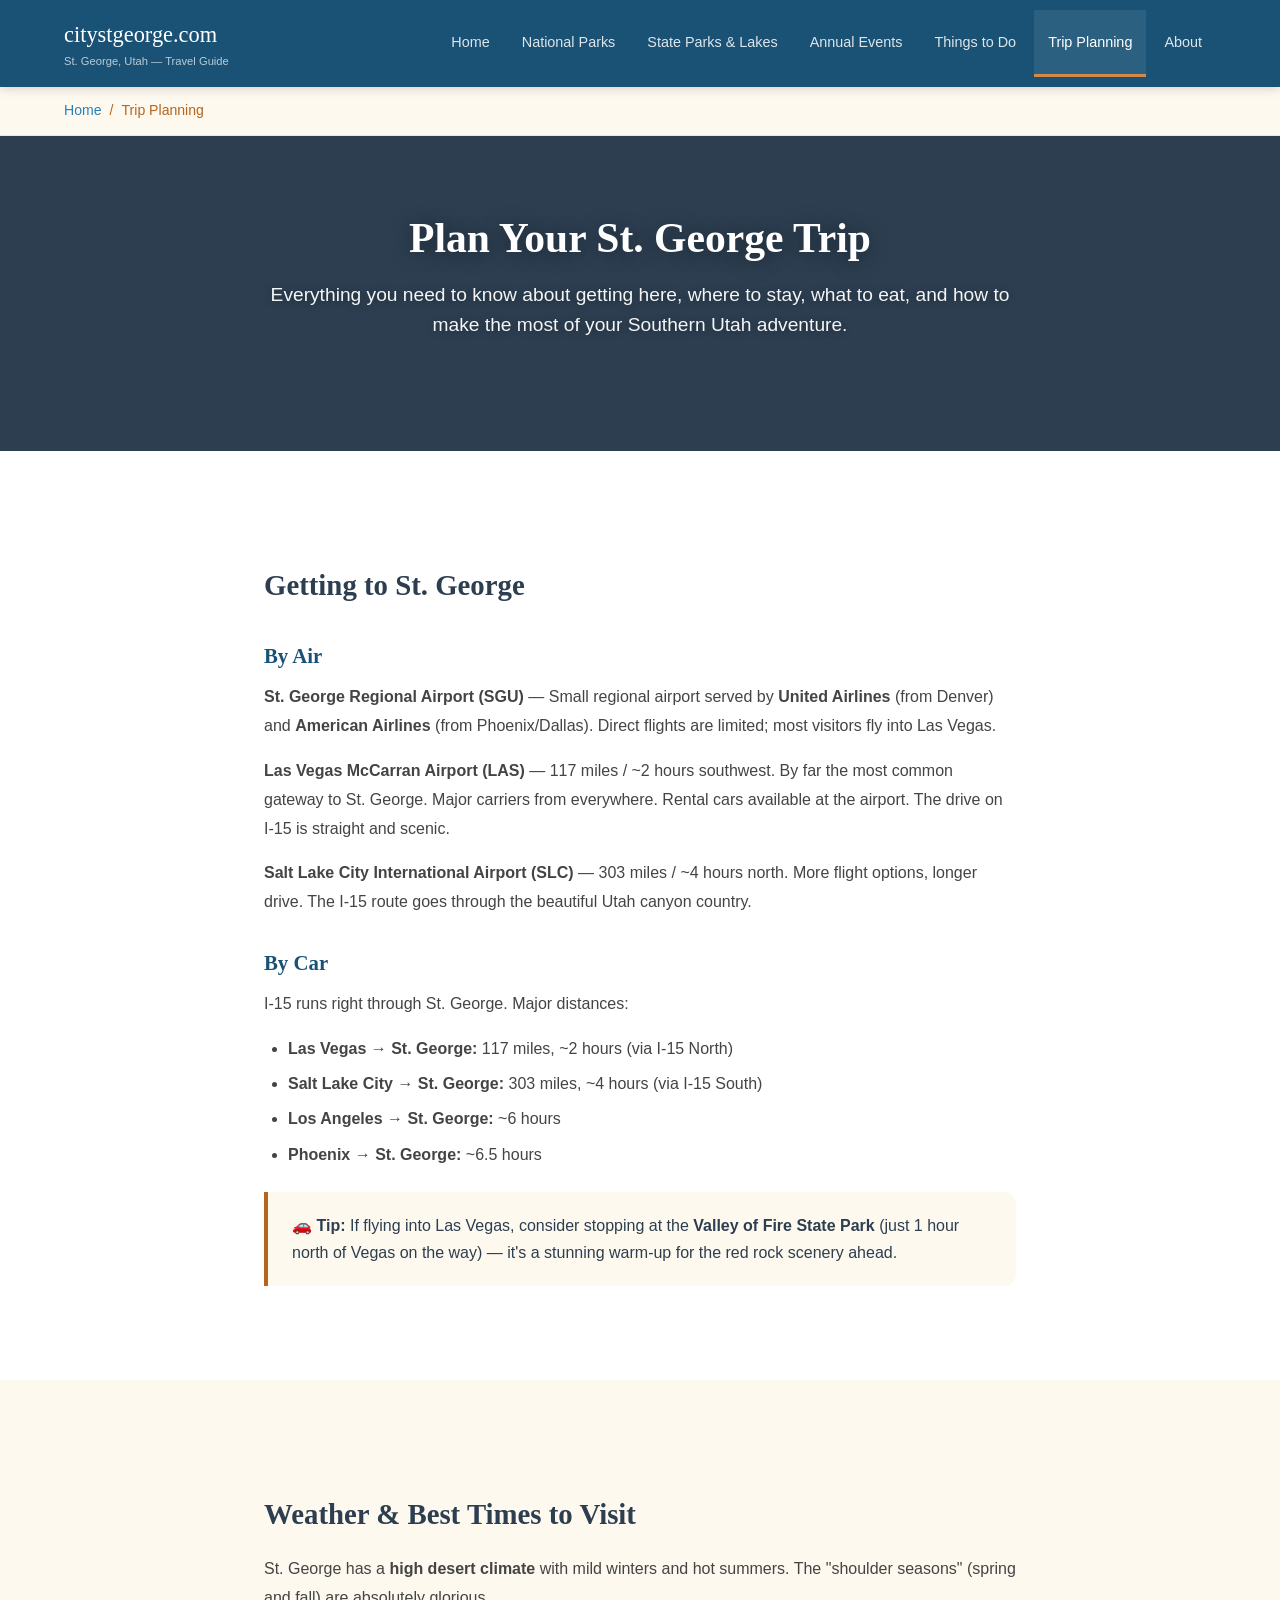
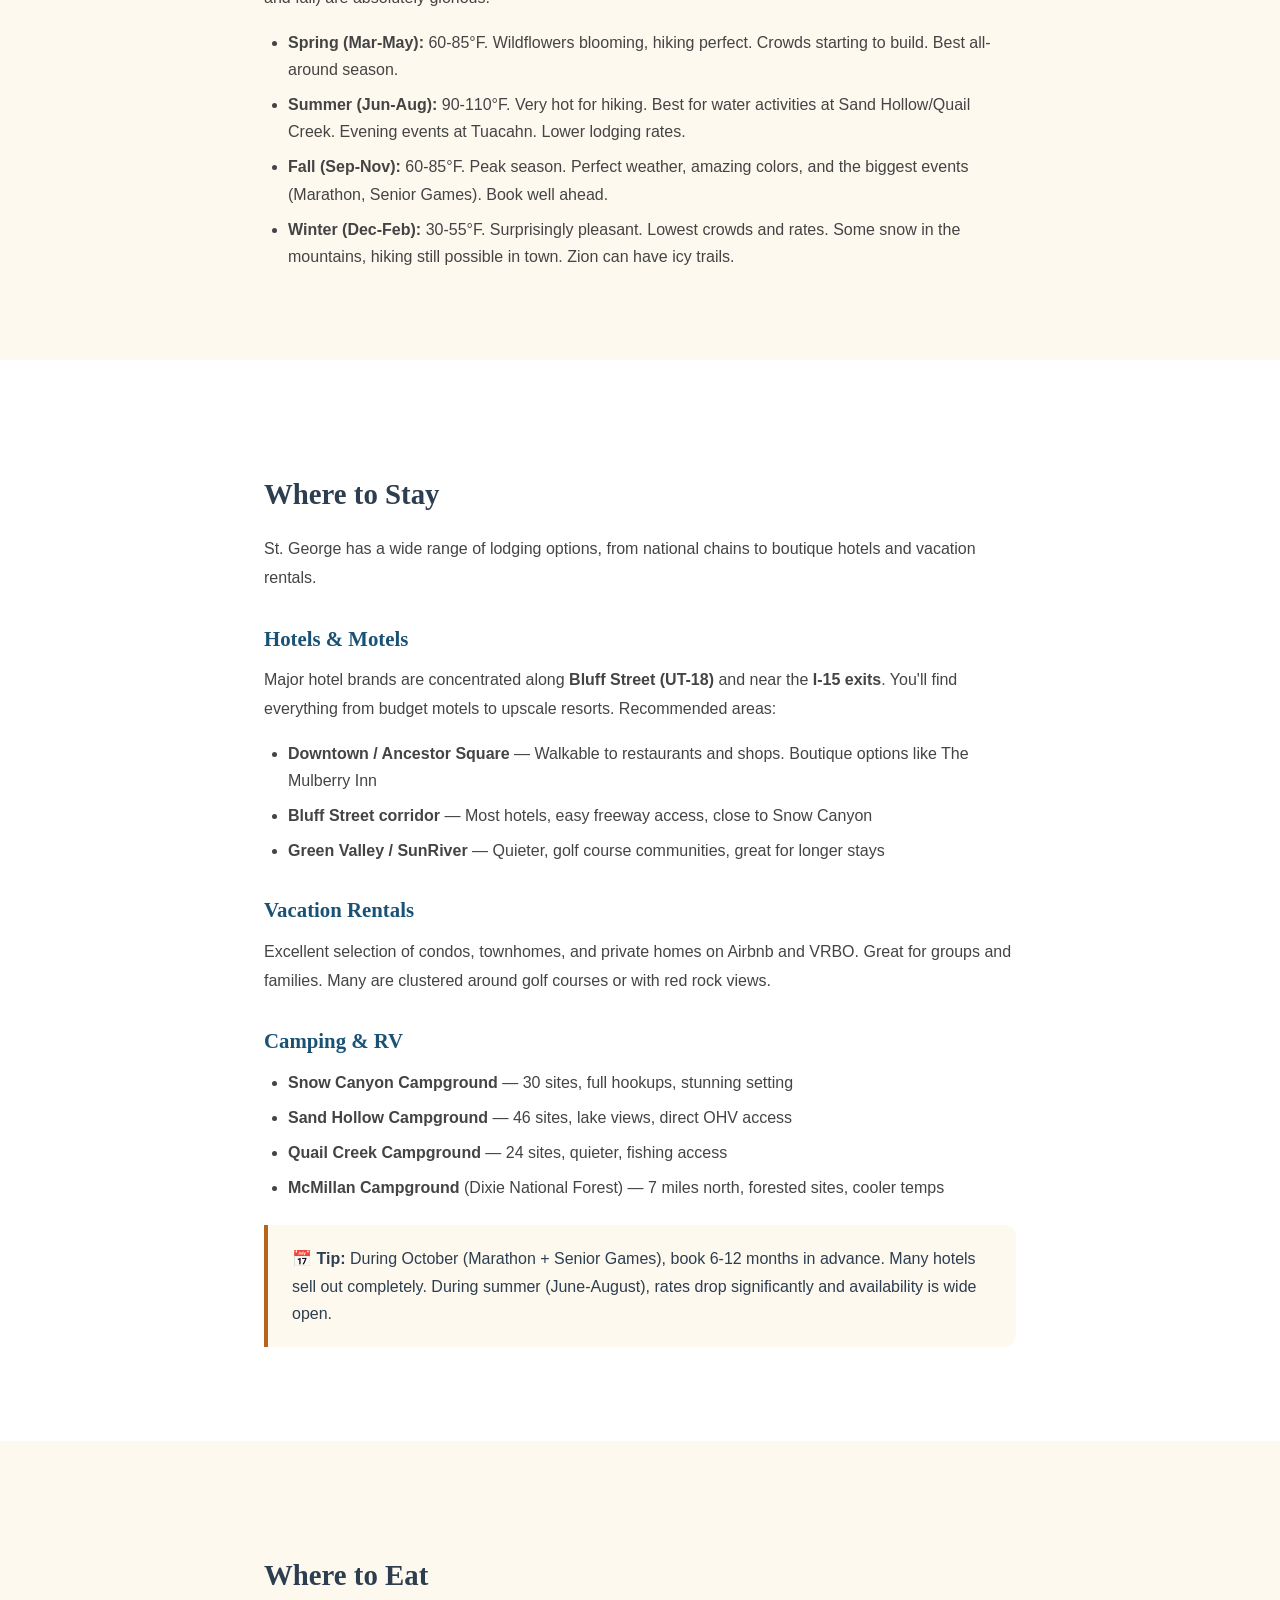
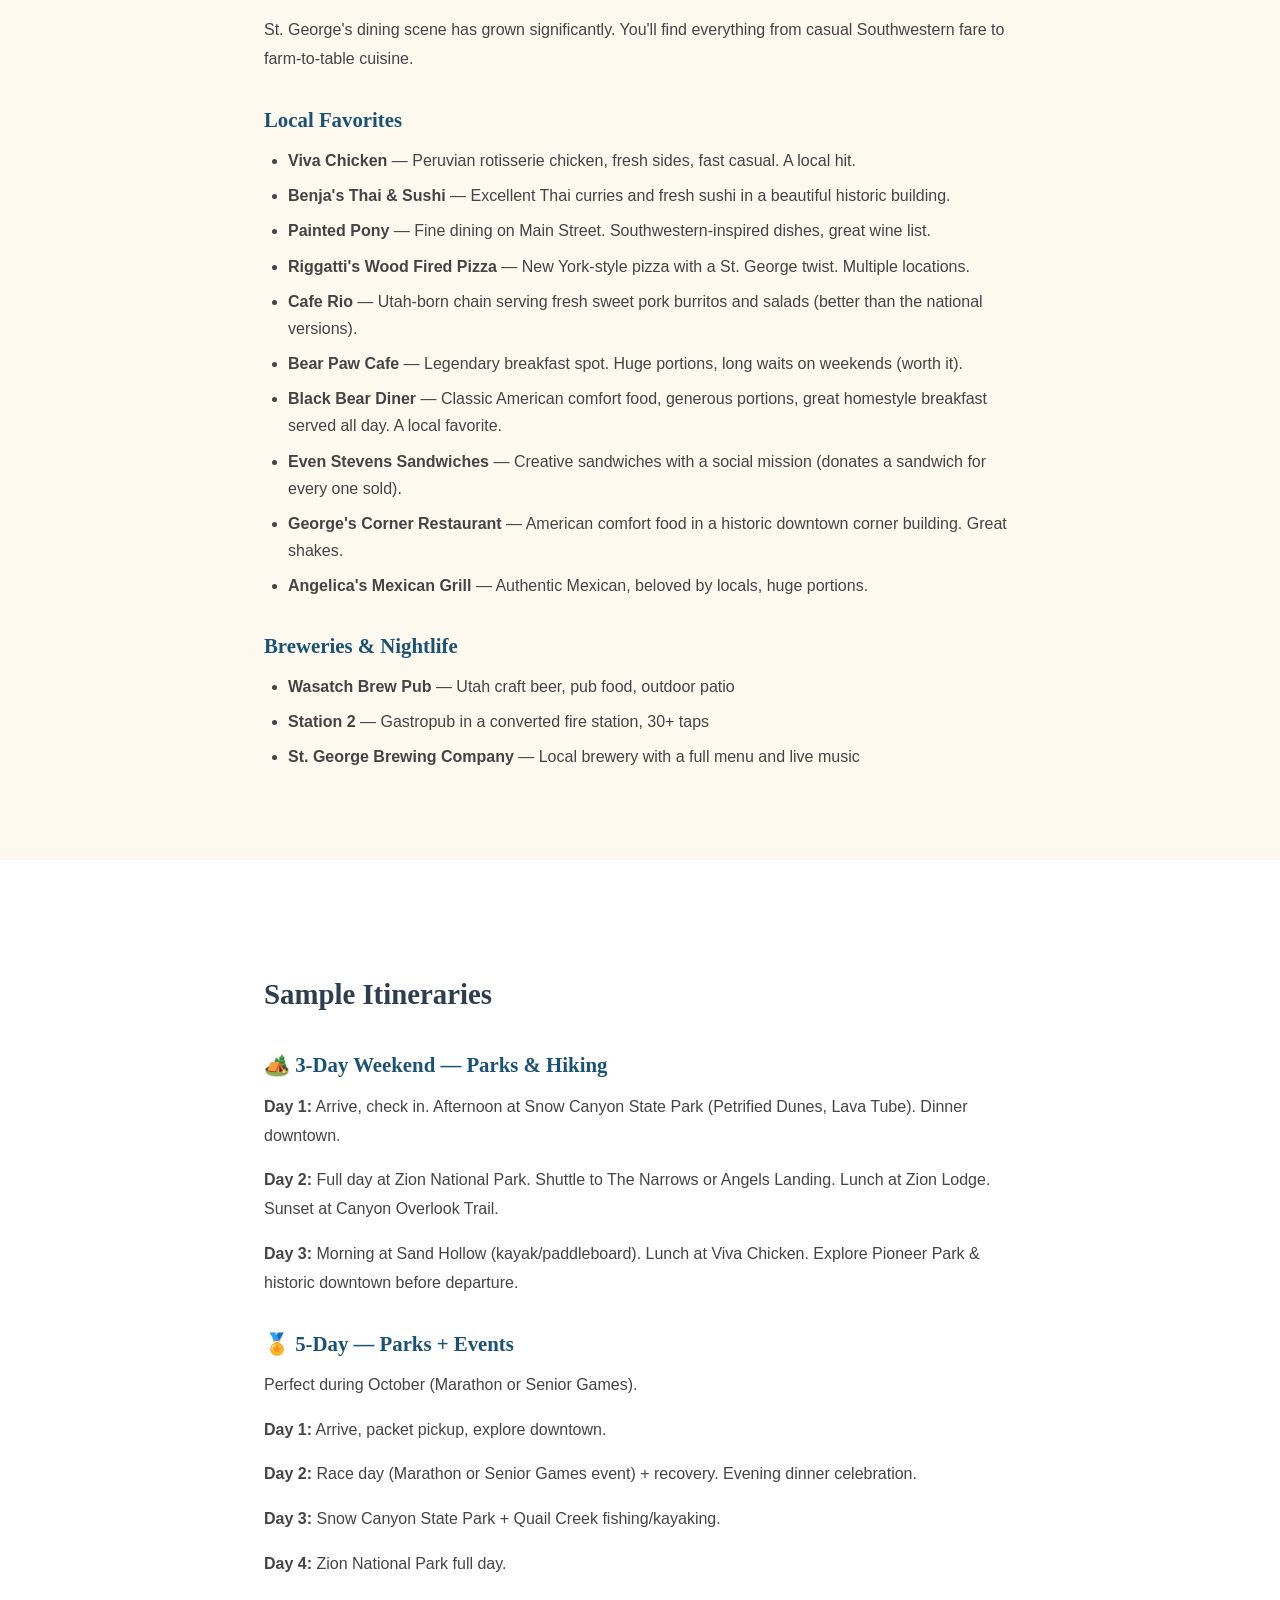
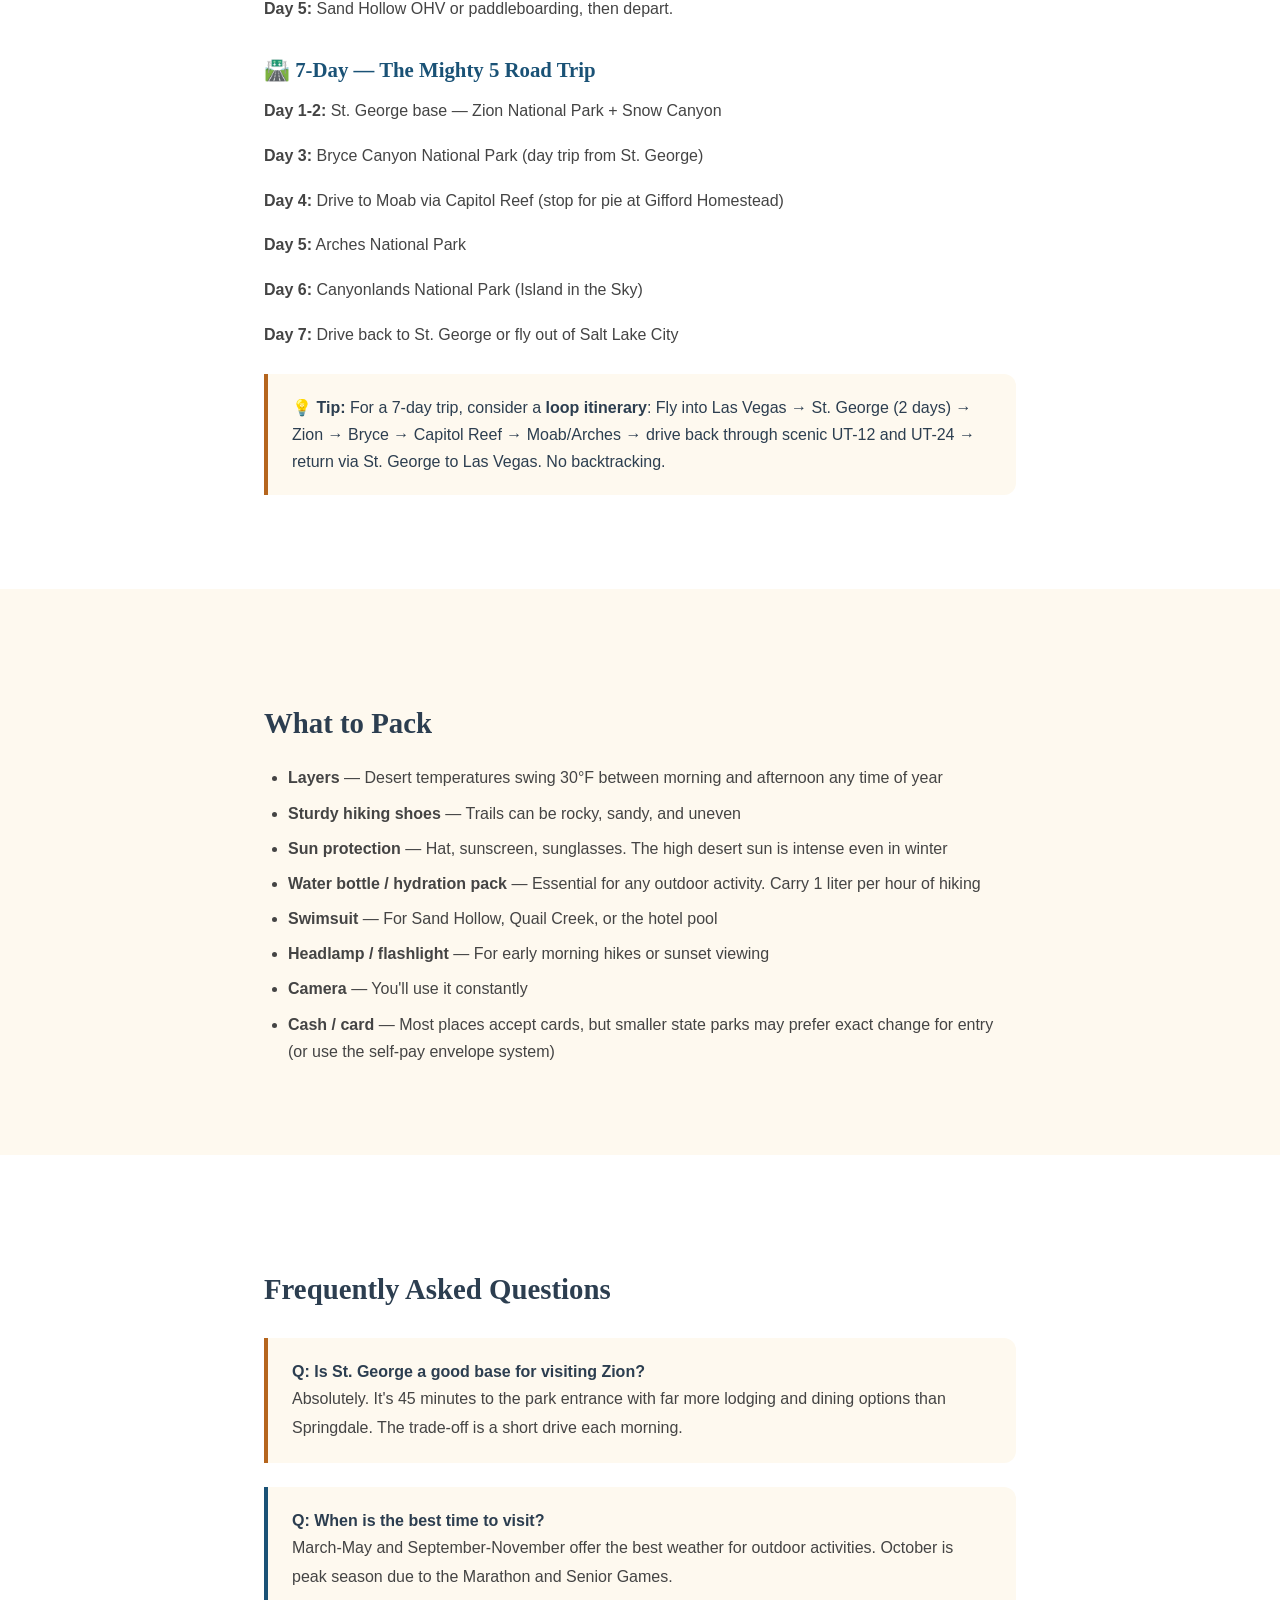
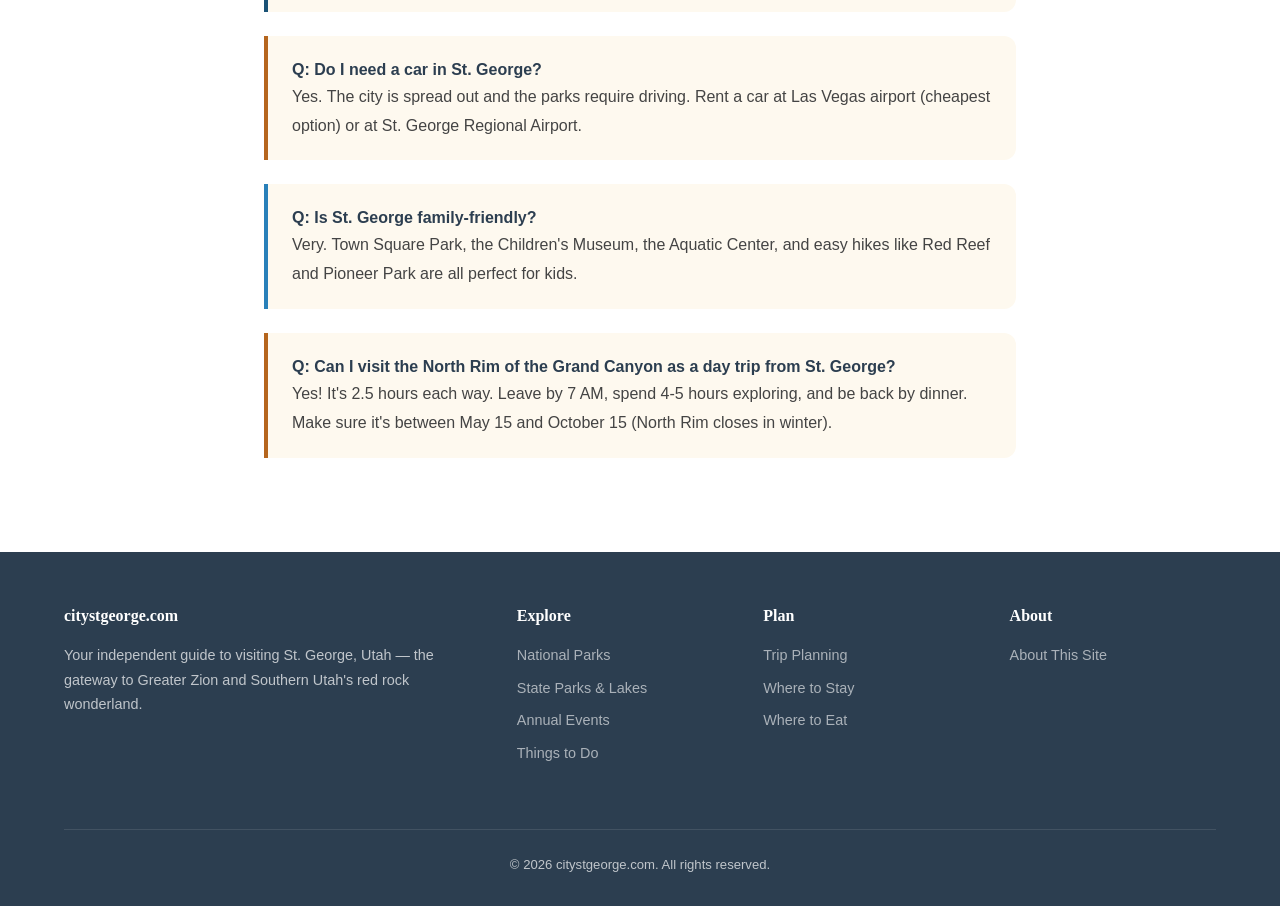
<file: pages/trip-planning.html>
<!DOCTYPE html>
<html lang="en">
<head>
  <meta charset="UTF-8" />
  <meta name="viewport" content="width=device-width, initial-scale=1.0" />
  <title>Plan Your St. George Trip — Lodging, Dining, Itineraries & Travel Tips</title>
  <meta name="description" content="Plan your St. George vacation: where to stay, where to eat, sample itineraries for 3/5/7 days, getting here from Las Vegas or Salt Lake, weather guide." />
  <!-- Google AdSense -->
  <script async src="https://pagead2.googlesyndication.com/pagead/js/adsbygoogle.js?client=ca-pub-7746099036553223"
     crossorigin="anonymous"></script>
  <link rel="stylesheet" href="../css/style.css" />
  <link rel="icon" type="image/svg+xml" href="data:image/svg+xml,<svg xmlns='http://www.w3.org/2000/svg' viewBox='0 0 100 100'><text y='.9em' font-size='90'>🏜️</text></svg>" />
</head>
<body>

  <nav>
    <div class="container">
      <div class="nav-brand">
        <a href="../index.html">citystgeorge.com <small>St. George, Utah — Travel Guide</small></a>
      </div>
      <button class="nav-toggle" aria-label="Toggle menu">☰</button>
      <ul class="nav-links">
        <li><a href="../index.html">Home</a></li>
        <li><a href="national-parks.html">National Parks</a></li>
        <li><a href="state-parks.html">State Parks & Lakes</a></li>
        <li><a href="annual-events.html">Annual Events</a></li>
        <li><a href="things-to-do.html">Things to Do</a></li>
        <li><a href="trip-planning.html" class="active">Trip Planning</a></li>
        <li><a href="about.html">About</a></li>
      </ul>
    </div>
  </nav>

  <div class="breadcrumbs">
    <div class="container">
      <a href="../index.html">Home</a>
      <span>/</span>
      <span>Trip Planning</span>
    </div>
  </div>

  <section class="hero hero-sub">
    <div class="hero-bg" style="background-image: url('https://images.unsplash.com/photo-1552965079-2c3ac6e42fd3?w=1600&q=80');"></div>
    <div class="hero-content">
      <h1>Plan Your St. George Trip</h1>
      <p>Everything you need to know about getting here, where to stay, what to eat, and how to make the most of your Southern Utah adventure.</p>
    </div>
  </section>

  <!-- Getting Here -->
  <section class="section">
    <div class="container content-page" id="getting-here">
      <h2>Getting to St. George</h2>

      <h3>By Air</h3>
      <p><strong>St. George Regional Airport (SGU)</strong> — Small regional airport served by <strong>United Airlines</strong> (from Denver) and <strong>American Airlines</strong> (from Phoenix/Dallas). Direct flights are limited; most visitors fly into Las Vegas.</p>
      <p><strong>Las Vegas McCarran Airport (LAS)</strong> — 117 miles / ~2 hours southwest. By far the most common gateway to St. George. Major carriers from everywhere. Rental cars available at the airport. The drive on I-15 is straight and scenic.</p>
      <p><strong>Salt Lake City International Airport (SLC)</strong> — 303 miles / ~4 hours north. More flight options, longer drive. The I-15 route goes through the beautiful Utah canyon country.</p>

      <h3>By Car</h3>
      <p>I-15 runs right through St. George. Major distances:</p>
      <ul>
        <li><strong>Las Vegas → St. George:</strong> 117 miles, ~2 hours (via I-15 North)</li>
        <li><strong>Salt Lake City → St. George:</strong> 303 miles, ~4 hours (via I-15 South)</li>
        <li><strong>Los Angeles → St. George:</strong> ~6 hours</li>
        <li><strong>Phoenix → St. George:</strong> ~6.5 hours</li>
      </ul>

      <div class="highlight-box">
        <strong>🚗 Tip:</strong> If flying into Las Vegas, consider stopping at the <strong>Valley of Fire State Park</strong> (just 1 hour north of Vegas on the way) — it's a stunning warm-up for the red rock scenery ahead.
      </div>
    </div>
  </section>

  <!-- Weather -->
  <section class="section section-alt">
    <div class="container content-page" id="weather">
      <h2>Weather & Best Times to Visit</h2>
      <p>St. George has a <strong>high desert climate</strong> with mild winters and hot summers. The "shoulder seasons" (spring and fall) are absolutely glorious.</p>
      <ul>
        <li><strong>Spring (Mar-May):</strong> 60-85°F. Wildflowers blooming, hiking perfect. Crowds starting to build. Best all-around season.</li>
        <li><strong>Summer (Jun-Aug):</strong> 90-110°F. Very hot for hiking. Best for water activities at Sand Hollow/Quail Creek. Evening events at Tuacahn. Lower lodging rates.</li>
        <li><strong>Fall (Sep-Nov):</strong> 60-85°F. Peak season. Perfect weather, amazing colors, and the biggest events (Marathon, Senior Games). Book well ahead.</li>
        <li><strong>Winter (Dec-Feb):</strong> 30-55°F. Surprisingly pleasant. Lowest crowds and rates. Some snow in the mountains, hiking still possible in town. Zion can have icy trails.</li>
      </ul>
    </div>
  </section>

  <!-- Lodging -->
  <section class="section" id="lodging">
    <div class="container content-page">
      <h2>Where to Stay</h2>
      <p>St. George has a wide range of lodging options, from national chains to boutique hotels and vacation rentals.</p>

      <h3>Hotels & Motels</h3>
      <p>Major hotel brands are concentrated along <strong>Bluff Street (UT-18)</strong> and near the <strong>I-15 exits</strong>. You'll find everything from budget motels to upscale resorts. Recommended areas:</p>
      <ul>
        <li><strong>Downtown / Ancestor Square</strong> — Walkable to restaurants and shops. Boutique options like The Mulberry Inn</li>
        <li><strong>Bluff Street corridor</strong> — Most hotels, easy freeway access, close to Snow Canyon</li>
        <li><strong>Green Valley / SunRiver</strong> — Quieter, golf course communities, great for longer stays</li>
      </ul>

      <h3>Vacation Rentals</h3>
      <p>Excellent selection of condos, townhomes, and private homes on Airbnb and VRBO. Great for groups and families. Many are clustered around golf courses or with red rock views.</p>

      <h3>Camping & RV</h3>
      <ul>
        <li><strong>Snow Canyon Campground</strong> — 30 sites, full hookups, stunning setting</li>
        <li><strong>Sand Hollow Campground</strong> — 46 sites, lake views, direct OHV access</li>
        <li><strong>Quail Creek Campground</strong> — 24 sites, quieter, fishing access</li>
        <li><strong>McMillan Campground</strong> (Dixie National Forest) — 7 miles north, forested sites, cooler temps</li>
      </ul>

      <div class="highlight-box">
        <strong>📅 Tip:</strong> During October (Marathon + Senior Games), book 6-12 months in advance. Many hotels sell out completely. During summer (June-August), rates drop significantly and availability is wide open.
      </div>
    </div>
  </section>

  <!-- Dining -->
  <section class="section section-alt" id="dining">
    <div class="container content-page">
      <h2>Where to Eat</h2>
      <p>St. George's dining scene has grown significantly. You'll find everything from casual Southwestern fare to farm-to-table cuisine.</p>

      <h3>Local Favorites</h3>
      <ul>
        <li><strong>Viva Chicken</strong> — Peruvian rotisserie chicken, fresh sides, fast casual. A local hit.</li>
        <li><strong>Benja's Thai & Sushi</strong> — Excellent Thai curries and fresh sushi in a beautiful historic building.</li>
        <li><strong>Painted Pony</strong> — Fine dining on Main Street. Southwestern-inspired dishes, great wine list.</li>
        <li><strong>Riggatti's Wood Fired Pizza</strong> — New York-style pizza with a St. George twist. Multiple locations.</li>
        <li><strong>Cafe Rio</strong> — Utah-born chain serving fresh sweet pork burritos and salads (better than the national versions).</li>
        <li><strong>Bear Paw Cafe</strong> — Legendary breakfast spot. Huge portions, long waits on weekends (worth it).</li>
        <li><strong>Black Bear Diner</strong> — Classic American comfort food, generous portions, great homestyle breakfast served all day. A local favorite.</li>
        <li><strong>Even Stevens Sandwiches</strong> — Creative sandwiches with a social mission (donates a sandwich for every one sold).</li>
        <li><strong>George's Corner Restaurant</strong> — American comfort food in a historic downtown corner building. Great shakes.</li>
        <li><strong>Angelica's Mexican Grill</strong> — Authentic Mexican, beloved by locals, huge portions.</li>
      </ul>

      <h3>Breweries & Nightlife</h3>
      <ul>
        <li><strong>Wasatch Brew Pub</strong> — Utah craft beer, pub food, outdoor patio</li>
        <li><strong>Station 2</strong> — Gastropub in a converted fire station, 30+ taps</li>
        <li><strong>St. George Brewing Company</strong> — Local brewery with a full menu and live music</li>
      </ul>
    </div>
  </section>

  <!-- Itineraries -->
  <section class="section" id="itineraries">
    <div class="container content-page">
      <h2>Sample Itineraries</h2>

      <h3>🏕️ 3-Day Weekend — Parks & Hiking</h3>
      <p><strong>Day 1:</strong> Arrive, check in. Afternoon at Snow Canyon State Park (Petrified Dunes, Lava Tube). Dinner downtown.</p>
      <p><strong>Day 2:</strong> Full day at Zion National Park. Shuttle to The Narrows or Angels Landing. Lunch at Zion Lodge. Sunset at Canyon Overlook Trail.</p>
      <p><strong>Day 3:</strong> Morning at Sand Hollow (kayak/paddleboard). Lunch at Viva Chicken. Explore Pioneer Park & historic downtown before departure.</p>

      <h3>🏅 5-Day — Parks + Events</h3>
      <p>Perfect during October (Marathon or Senior Games).</p>
      <p><strong>Day 1:</strong> Arrive, packet pickup, explore downtown.</p>
      <p><strong>Day 2:</strong> Race day (Marathon or Senior Games event) + recovery. Evening dinner celebration.</p>
      <p><strong>Day 3:</strong> Snow Canyon State Park + Quail Creek fishing/kayaking.</p>
      <p><strong>Day 4:</strong> Zion National Park full day.</p>
      <p><strong>Day 5:</strong> Sand Hollow OHV or paddleboarding, then depart.</p>

      <h3>🛣️ 7-Day — The Mighty 5 Road Trip</h3>
      <p><strong>Day 1-2:</strong> St. George base — Zion National Park + Snow Canyon</p>
      <p><strong>Day 3:</strong> Bryce Canyon National Park (day trip from St. George)</p>
      <p><strong>Day 4:</strong> Drive to Moab via Capitol Reef (stop for pie at Gifford Homestead)</p>
      <p><strong>Day 5:</strong> Arches National Park</p>
      <p><strong>Day 6:</strong> Canyonlands National Park (Island in the Sky)</p>
      <p><strong>Day 7:</strong> Drive back to St. George or fly out of Salt Lake City</p>

      <div class="highlight-box">
        <strong>💡 Tip:</strong> For a 7-day trip, consider a <strong>loop itinerary</strong>: Fly into Las Vegas → St. George (2 days) → Zion → Bryce → Capitol Reef → Moab/Arches → drive back through scenic UT-12 and UT-24 → return via St. George to Las Vegas. No backtracking.
      </div>
    </div>
  </section>

  <!-- Packing Checklist -->
  <section class="section section-alt">
    <div class="container content-page">
      <h2>What to Pack</h2>
      <ul>
        <li><strong>Layers</strong> — Desert temperatures swing 30°F between morning and afternoon any time of year</li>
        <li><strong>Sturdy hiking shoes</strong> — Trails can be rocky, sandy, and uneven</li>
        <li><strong>Sun protection</strong> — Hat, sunscreen, sunglasses. The high desert sun is intense even in winter</li>
        <li><strong>Water bottle / hydration pack</strong> — Essential for any outdoor activity. Carry 1 liter per hour of hiking</li>
        <li><strong>Swimsuit</strong> — For Sand Hollow, Quail Creek, or the hotel pool</li>
        <li><strong>Headlamp / flashlight</strong> — For early morning hikes or sunset viewing</li>
        <li><strong>Camera</strong> — You'll use it constantly</li>
        <li><strong>Cash / card</strong> — Most places accept cards, but smaller state parks may prefer exact change for entry (or use the self-pay envelope system)</li>
      </ul>
    </div>
  </section>

  <!-- FAQ -->
  <section class="section">
    <div class="container content-page">
      <h2>Frequently Asked Questions</h2>
      <div class="highlight-box" style="margin-bottom: 16px;">
        <strong>Q: Is St. George a good base for visiting Zion?</strong>
        <p style="margin-bottom: 0;">Absolutely. It's 45 minutes to the park entrance with far more lodging and dining options than Springdale. The trade-off is a short drive each morning.</p>
      </div>
      <div class="highlight-box" style="margin-bottom: 16px; border-left-color: var(--utah-sky);">
        <strong>Q: When is the best time to visit?</strong>
        <p style="margin-bottom: 0;">March-May and September-November offer the best weather for outdoor activities. October is peak season due to the Marathon and Senior Games.</p>
      </div>
      <div class="highlight-box" style="margin-bottom: 16px; border-left-color: var(--sandstone);">
        <strong>Q: Do I need a car in St. George?</strong>
        <p style="margin-bottom: 0;">Yes. The city is spread out and the parks require driving. Rent a car at Las Vegas airport (cheapest option) or at St. George Regional Airport.</p>
      </div>
      <div class="highlight-box" style="margin-bottom: 16px; border-left-color: var(--utah-sky-light);">
        <strong>Q: Is St. George family-friendly?</strong>
        <p style="margin-bottom: 0;">Very. Town Square Park, the Children's Museum, the Aquatic Center, and easy hikes like Red Reef and Pioneer Park are all perfect for kids.</p>
      </div>
      <div class="highlight-box">
        <strong>Q: Can I visit the North Rim of the Grand Canyon as a day trip from St. George?</strong>
        <p style="margin-bottom: 0;">Yes! It's 2.5 hours each way. Leave by 7 AM, spend 4-5 hours exploring, and be back by dinner. Make sure it's between May 15 and October 15 (North Rim closes in winter).</p>
      </div>
    </div>
  </section>

  <footer>
    <div class="container">
      <div>
        <h4>citystgeorge.com</h4>
        <p>Your independent guide to visiting St. George, Utah — the gateway to Greater Zion and Southern Utah's red rock wonderland.</p>
      </div>
      <div>
        <h4>Explore</h4>
        <ul>
          <li><a href="national-parks.html">National Parks</a></li>
          <li><a href="state-parks.html">State Parks & Lakes</a></li>
          <li><a href="annual-events.html">Annual Events</a></li>
          <li><a href="things-to-do.html">Things to Do</a></li>
        </ul>
      </div>
      <div>
        <h4>Plan</h4>
        <ul>
          <li><a href="trip-planning.html">Trip Planning</a></li>
          <li><a href="#lodging">Where to Stay</a></li>
          <li><a href="#dining">Where to Eat</a></li>
        </ul>
      </div>
      <div>
        <h4>About</h4>
        <ul>
          <li><a href="about.html">About This Site</a></li>
        </ul>
      </div>
      <div class="footer-bottom">
        <p>&copy; 2026 citystgeorge.com. All rights reserved.</p>
      </div>
    </div>
  </footer>

  <script src="../js/main.js"></script>
</body>
</html>
</file>
<file: css/style.css>
/* ============================================
   citystgeorge.com — St. George Tourism Site
   Design: Warm sandstone + Utah sky + cream
   ============================================ */

/* --- Reset & Variables --- */
:root {
  --sandstone: #b5651d;
  --sandstone-light: #d4894a;
  --sandstone-dark: #8b4513;
  --utah-sky: #1a5276;
  --utah-sky-light: #2980b9;
  --cream: #fdf6e3;
  --cream-dark: #f5e6ca;
  --text-dark: #2c3e50;
  --text-light: #f8f9fa;
  --bg-white: #ffffff;
  --bg-light: #fef9ef;
  --shadow: 0 4px 20px rgba(0,0,0,0.08);
  --shadow-hover: 0 8px 30px rgba(0,0,0,0.15);
  --radius: 12px;
  --font-heading: 'Georgia', 'Times New Roman', serif;
  --font-body: -apple-system, BlinkMacSystemFont, 'Segoe UI', Roboto, Helvetica, Arial, sans-serif;
}

*, *::before, *::after { box-sizing: border-box; margin: 0; padding: 0; }

html { scroll-behavior: smooth; }

body {
  font-family: var(--font-body);
  color: var(--text-dark);
  background: var(--bg-white);
  line-height: 1.7;
  -webkit-font-smoothing: antialiased;
}

img { max-width: 100%; height: auto; display: block; }
a { color: var(--utah-sky); text-decoration: none; transition: color 0.2s; }
a:hover { color: var(--sandstone); }

.container {
  max-width: 1200px;
  margin: 0 auto;
  padding: 0 24px;
}

/* --- Buttons --- */
.btn {
  display: inline-block;
  padding: 14px 32px;
  border-radius: 8px;
  font-weight: 600;
  font-size: 1rem;
  cursor: pointer;
  transition: all 0.3s ease;
  border: none;
  text-align: center;
}
.btn-primary {
  background: var(--sandstone);
  color: white;
}
.btn-primary:hover {
  background: var(--sandstone-dark);
  color: white;
  transform: translateY(-2px);
  box-shadow: 0 4px 15px rgba(181,101,29,0.3);
}
.btn-secondary {
  background: var(--utah-sky);
  color: white;
}
.btn-secondary:hover {
  background: #0e3d5c;
  color: white;
  transform: translateY(-2px);
}
.btn-outline {
  background: transparent;
  color: white;
  border: 2px solid white;
}
.btn-outline:hover {
  background: white;
  color: var(--sandstone-dark);
  transform: translateY(-2px);
}

/* --- Navigation --- */
nav {
  background: var(--utah-sky);
  position: sticky;
  top: 0;
  z-index: 100;
  box-shadow: 0 2px 10px rgba(0,0,0,0.15);
}
nav .container {
  display: flex;
  align-items: center;
  justify-content: space-between;
  padding-top: 0;
  padding-bottom: 0;
}
.nav-brand a {
  font-family: var(--font-heading);
  font-size: 1.4rem;
  color: white;
  padding: 16px 0;
  display: block;
}
.nav-brand a:hover { color: var(--cream-dark); }
.nav-brand small {
  display: block;
  font-size: 0.7rem;
  font-family: var(--font-body);
  font-weight: 300;
  color: rgba(255,255,255,0.7);
  margin-top: -2px;
}
.nav-links {
  display: flex;
  list-style: none;
  gap: 4px;
}
.nav-links a {
  color: rgba(255,255,255,0.85);
  padding: 20px 14px;
  display: block;
  font-size: 0.9rem;
  font-weight: 500;
  border-bottom: 3px solid transparent;
  transition: all 0.2s;
}
.nav-links a:hover,
.nav-links a.active {
  color: white;
  border-bottom-color: var(--sandstone-light);
  background: rgba(255,255,255,0.08);
}
.nav-toggle {
  display: none;
  background: none;
  border: none;
  color: white;
  font-size: 1.5rem;
  cursor: pointer;
  padding: 16px 0;
}

/* Breadcrumbs */
.breadcrumbs {
  background: var(--bg-light);
  padding: 12px 0;
  font-size: 0.88rem;
  border-bottom: 1px solid var(--cream-dark);
}
.breadcrumbs .container {
  display: flex;
  gap: 8px;
  flex-wrap: wrap;
}
.breadcrumbs a { color: var(--utah-sky-light); }
.breadcrumbs span { color: var(--sandstone); }

/* --- Hero --- */
.hero {
  position: relative;
  min-height: 70vh;
  display: flex;
  align-items: center;
  justify-content: center;
  text-align: center;
  color: white;
  overflow: hidden;
  background: var(--text-dark);
}
.hero-bg {
  position: absolute;
  inset: 0;
  background-size: cover;
  background-position: center;
  opacity: 0.6;
  transition: opacity 0.5s;
}
.hero-content {
  position: relative;
  z-index: 2;
  max-width: 800px;
  padding: 40px 24px;
}
.hero h1 {
  font-family: var(--font-heading);
  font-size: 3.2rem;
  line-height: 1.2;
  margin-bottom: 16px;
  text-shadow: 0 2px 20px rgba(0,0,0,0.4);
}
.hero p {
  font-size: 1.2rem;
  margin-bottom: 32px;
  opacity: 0.95;
  text-shadow: 0 1px 8px rgba(0,0,0,0.3);
  line-height: 1.6;
}
.hero-actions {
  display: flex;
  gap: 16px;
  justify-content: center;
  flex-wrap: wrap;
}

/* Subpage Hero */
.hero-sub {
  min-height: 35vh;
}
.hero-sub h1 { font-size: 2.6rem; }

/* --- Sections --- */
.section {
  padding: 70px 0;
}
.section-alt {
  background: var(--bg-light);
}
.section-dark {
  background: var(--utah-sky);
  color: white;
}
.section h2 {
  font-family: var(--font-heading);
  font-size: 2rem;
  text-align: center;
  margin-bottom: 12px;
  color: var(--text-dark);
}
.section-dark h2 { color: white; }
.section-subtitle {
  text-align: center;
  color: #666;
  max-width: 650px;
  margin: 0 auto 48px;
  font-size: 1.1rem;
}
.section-dark .section-subtitle { color: rgba(255,255,255,0.8); }

/* --- Card Grids --- */
.card-grid {
  display: grid;
  grid-template-columns: repeat(auto-fill, minmax(330px, 1fr));
  gap: 30px;
}

.card {
  background: white;
  border-radius: var(--radius);
  overflow: hidden;
  box-shadow: var(--shadow);
  transition: all 0.3s ease;
}
.card:hover {
  transform: translateY(-6px);
  box-shadow: var(--shadow-hover);
}
.card-img {
  height: 220px;
  background-size: cover;
  background-position: center;
}
.card-body {
  padding: 24px;
}
.card-badge {
  display: inline-block;
  background: var(--cream-dark);
  color: var(--sandstone-dark);
  font-size: 0.78rem;
  font-weight: 600;
  padding: 4px 12px;
  border-radius: 20px;
  margin-bottom: 10px;
}
.card h3 {
  font-family: var(--font-heading);
  font-size: 1.25rem;
  margin-bottom: 8px;
  color: var(--text-dark);
}
.card p {
  color: #555;
  font-size: 0.95rem;
  line-height: 1.6;
  margin-bottom: 14px;
}
.card-link {
  font-weight: 600;
  color: var(--sandstone);
  font-size: 0.92rem;
}
.card-link:hover { color: var(--sandstone-dark); }

/* --- Distance Badge --- */
.distance {
  display: inline-flex;
  align-items: center;
  gap: 6px;
  background: var(--utah-sky);
  color: white;
  font-size: 0.82rem;
  font-weight: 600;
  padding: 4px 14px;
  border-radius: 20px;
  margin-bottom: 12px;
}

/* --- About / Content Pages --- */
.content-page {
  max-width: 800px;
  margin: 0 auto;
}
.content-page h2 {
  font-family: var(--font-heading);
  font-size: 1.8rem;
  margin: 40px 0 16px;
  color: var(--text-dark);
  text-align: left;
}
.content-page h3 {
  font-family: var(--font-heading);
  font-size: 1.3rem;
  margin: 28px 0 10px;
  color: var(--utah-sky);
}
.content-page p {
  margin-bottom: 16px;
  color: #444;
  line-height: 1.8;
}
.content-page ul, .content-page ol {
  margin: 0 0 20px 24px;
  color: #444;
}
.content-page li { margin-bottom: 8px; }
.content-page .highlight-box {
  background: var(--bg-light);
  border-left: 4px solid var(--sandstone);
  padding: 20px 24px;
  border-radius: 0 var(--radius) var(--radius) 0;
  margin: 24px 0;
}

/* --- Stats Row --- */
.stats {
  display: grid;
  grid-template-columns: repeat(auto-fit, minmax(180px, 1fr));
  gap: 30px;
  text-align: center;
}
.stat-number {
  font-size: 2.5rem;
  font-weight: 700;
  color: var(--sandstone);
  font-family: var(--font-heading);
}
.stat-label {
  font-size: 0.95rem;
  color: #666;
  margin-top: 4px;
}

/* --- Footer --- */
footer {
  background: var(--text-dark);
  color: rgba(255,255,255,0.7);
  padding: 50px 0 30px;
  font-size: 0.9rem;
}
footer .container {
  display: grid;
  grid-template-columns: 2fr 1fr 1fr 1fr;
  gap: 40px;
}
footer h4 {
  color: white;
  font-family: var(--font-heading);
  font-size: 1rem;
  margin-bottom: 14px;
}
footer p { line-height: 1.7; }
footer ul { list-style: none; }
footer ul li { margin-bottom: 8px; }
footer a { color: rgba(255,255,255,0.6); }
footer a:hover { color: var(--sandstone-light); }
.footer-bottom {
  grid-column: 1 / -1;
  border-top: 1px solid rgba(255,255,255,0.1);
  padding-top: 24px;
  margin-top: 16px;
  text-align: center;
  font-size: 0.82rem;
}

/* --- Responsive --- */
@media (max-width: 900px) {
  footer .container {
    grid-template-columns: 1fr 1fr;
  }
}

@media (max-width: 768px) {
  .nav-links {
    display: none;
    position: absolute;
    top: 100%;
    left: 0;
    right: 0;
    background: var(--utah-sky);
    flex-direction: column;
    padding: 8px 0;
    box-shadow: 0 10px 20px rgba(0,0,0,0.2);
  }
  .nav-links.open { display: flex; }
  .nav-links a {
    padding: 14px 24px;
    border-bottom: none;
    border-left: 3px solid transparent;
  }
  .nav-links a:hover,
  .nav-links a.active {
    border-left-color: var(--sandstone);
    border-bottom-color: transparent;
  }
  .nav-toggle { display: block; }

  .hero { min-height: 60vh; }
  .hero h1 { font-size: 2rem; }
  .hero p { font-size: 1rem; }
  .hero-sub h1 { font-size: 1.8rem; }

  .card-grid {
    grid-template-columns: 1fr;
  }

  .section { padding: 50px 0; }
  .section h2 { font-size: 1.6rem; }

  footer .container {
    grid-template-columns: 1fr;
    gap: 30px;
  }
}

/* --- Events Table Style Replacement (uses cards) --- */
.event-detail {
  display: grid;
  grid-template-columns: auto 1fr auto;
  gap: 12px 20px;
  padding: 18px 0;
  border-bottom: 1px solid var(--cream-dark);
  align-items: center;
}
.event-detail:last-child { border-bottom: none; }
.event-month {
  background: var(--sandstone);
  color: white;
  padding: 8px 16px;
  border-radius: 8px;
  font-weight: 700;
  font-size: 0.85rem;
  text-align: center;
  min-width: 60px;
}
.event-info h4 { margin-bottom: 4px; color: var(--text-dark); }
.event-info p { color: #666; font-size: 0.9rem; margin: 0; }
.event-link { font-weight: 600; font-size: 0.9rem; }

/* --- Map placeholder --- */
.map-container {
  height: 400px;
  background: var(--bg-light);
  border-radius: var(--radius);
  display: flex;
  align-items: center;
  justify-content: center;
  color: #999;
  font-size: 1.1rem;
  border: 2px dashed var(--cream-dark);
  margin: 30px 0;
  background-size: cover;
  background-position: center;
}

/* --- Gallery grid --- */
.gallery-grid {
  display: grid;
  grid-template-columns: repeat(auto-fill, minmax(250px, 1fr));
  gap: 16px;
}
.gallery-item {
  height: 200px;
  border-radius: 8px;
  background-size: cover;
  background-position: center;
  transition: transform 0.3s;
}
.gallery-item:hover { transform: scale(1.03); }

/* --- CTA Banner --- */
.cta-banner {
  background: linear-gradient(135deg, var(--sandstone-dark), var(--sandstone));
  color: white;
  text-align: center;
  padding: 60px 24px;
  border-radius: var(--radius);
  margin: 40px 0;
}
.cta-banner h3 {
  font-family: var(--font-heading);
  font-size: 1.8rem;
  margin-bottom: 12px;
}
.cta-banner p {
  font-size: 1.05rem;
  opacity: 0.9;
  margin-bottom: 24px;
  max-width: 600px;
  margin-left: auto;
  margin-right: auto;
}

/* Two-column layout */
.two-col {
  display: grid;
  grid-template-columns: 1fr 1fr;
  gap: 40px;
  align-items: center;
}
.two-col-img {
  border-radius: var(--radius);
  min-height: 300px;
  background-size: cover;
  background-position: center;
}

@media (max-width: 768px) {
  .two-col {
    grid-template-columns: 1fr;
    gap: 24px;
  }
}
</file>
